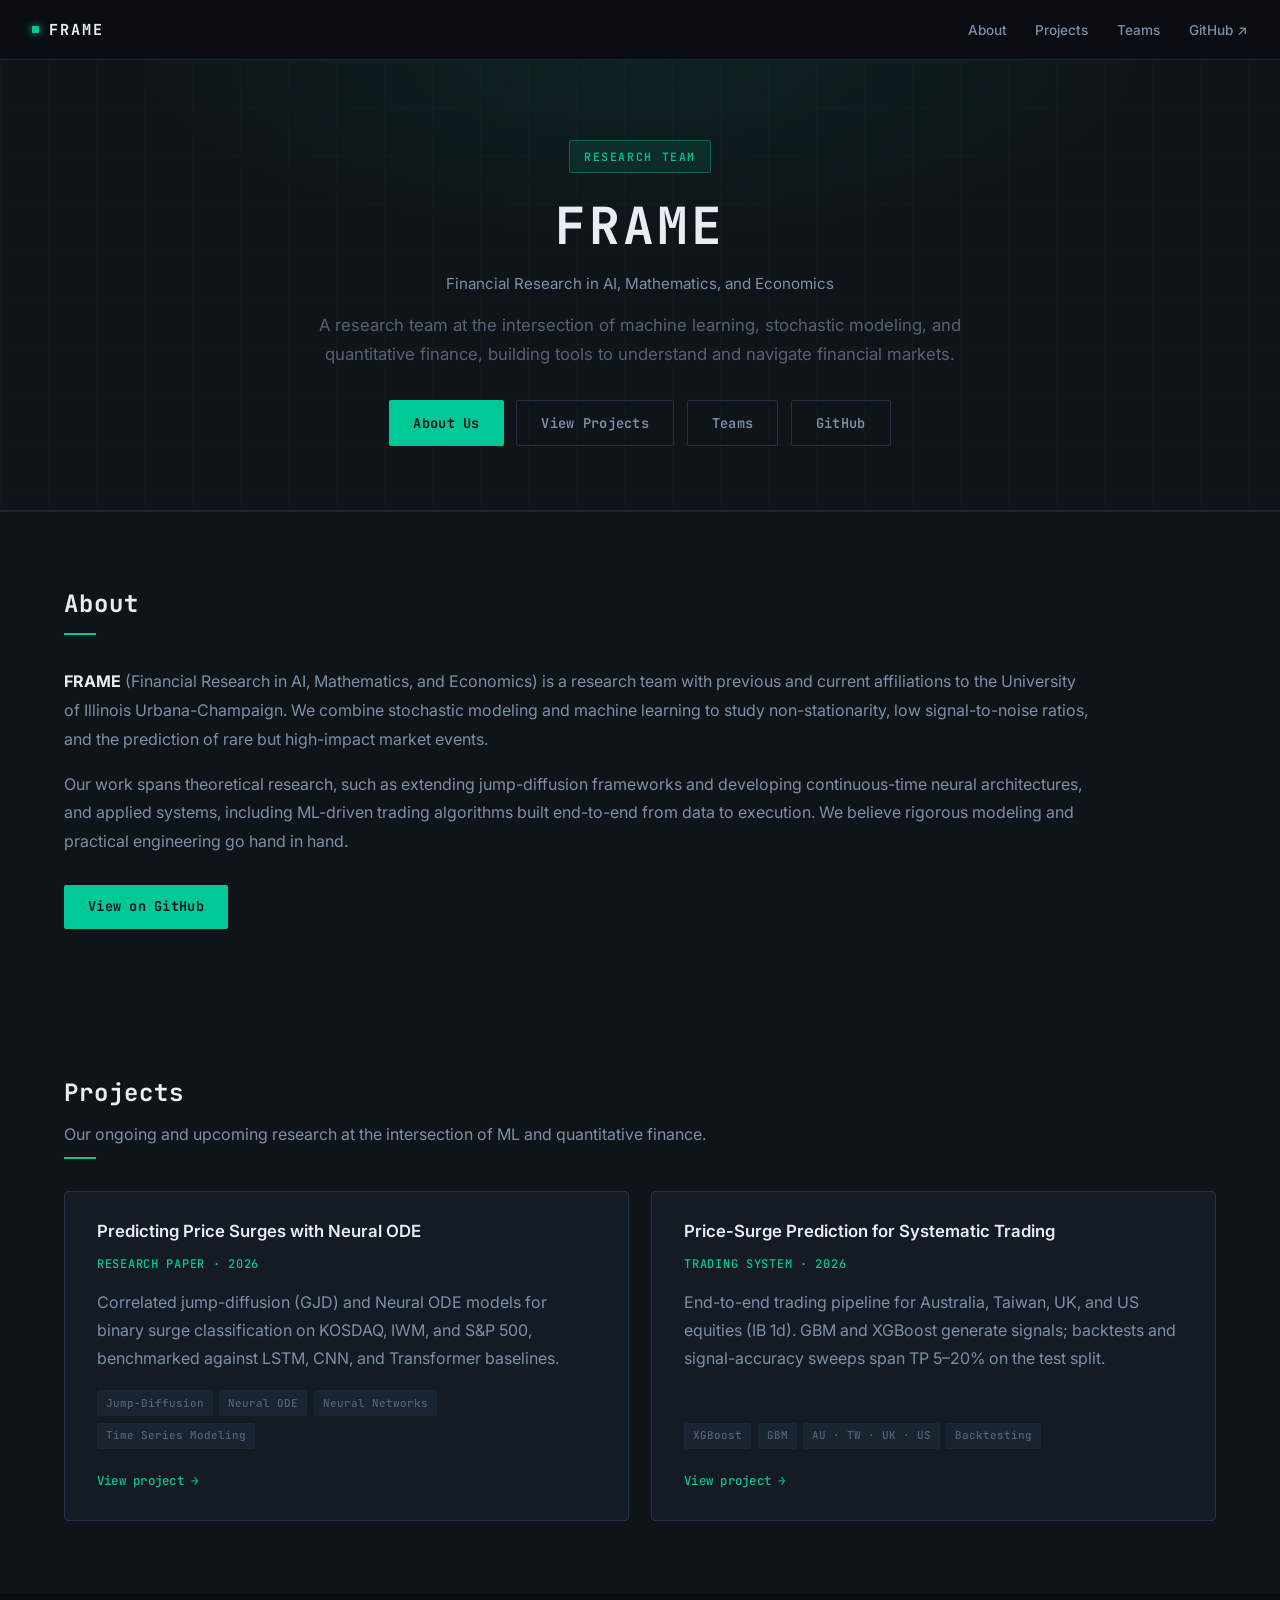
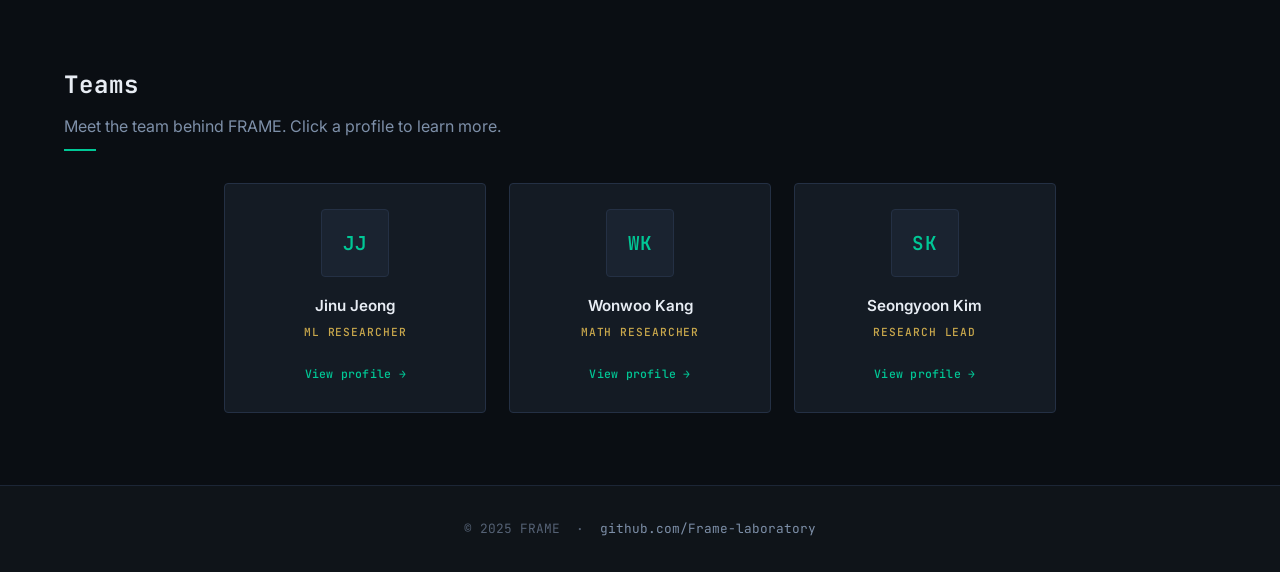
<file: index.html>
<!DOCTYPE html>
<html lang="en">
<head>
  <meta charset="UTF-8" />
  <meta name="viewport" content="width=device-width, initial-scale=1.0" />
  <title>FRAME</title>
  <link rel="preconnect" href="https://fonts.googleapis.com" />
  <link rel="preconnect" href="https://fonts.gstatic.com" crossorigin />
  <link href="https://fonts.googleapis.com/css2?family=Inter:wght@300;400;500;600;700&family=JetBrains+Mono:wght@400;500;600;700&display=swap" rel="stylesheet" />
  <link rel="stylesheet" href="css/style.css" />
</head>
<body>

<nav>
  <a class="nav-brand" href="index.html">
    <span></span>
    FRAME
  </a>
  <ul>
    <li><a href="#about">About</a></li>
    <li><a href="#projects">Projects</a></li>
    <li><a href="#teams">Teams</a></li>
    <li><a href="https://github.com/Frame-laboratory" target="_blank">GitHub ↗</a></li>
  </ul>
</nav>

<section class="hero">
  <div class="hero-label">Research Team</div>
  <h1>FRAME</h1>
  <p class="hero-acronym">
    Financial Research in AI, Mathematics, and Economics
  </p>
  <p class="hero-sub">
    A research team at the intersection of machine learning, stochastic modeling, and quantitative finance, building tools to understand and navigate financial markets.
  </p>
  <div class="btn-group">
    <a class="btn btn-primary" href="#about">About Us</a>
    <a class="btn btn-outline" href="#projects">View Projects</a>
    <a class="btn btn-outline" href="#teams">Teams</a>
    <a class="btn btn-outline" href="https://github.com/Frame-laboratory" target="_blank">GitHub</a>
  </div>
</section>

<section id="about">
  <div class="container">
    <p class="section-title">About</p>
    <div class="section-divider"></div>
    <div class="about-content">
      <p class="about-text">
        <strong>FRAME</strong> (Financial Research in AI, Mathematics, and Economics) is a research team with previous and current affiliations to the University of Illinois Urbana-Champaign. We combine stochastic modeling and machine learning to study non-stationarity, low signal-to-noise ratios, and the prediction of rare but high-impact market events.
      </p>
      <p class="about-text">
        Our work spans theoretical research, such as extending jump-diffusion frameworks and developing continuous-time neural architectures, and applied systems, including ML-driven trading algorithms built end-to-end from data to execution. We believe rigorous modeling and practical engineering go hand in hand.
      </p>
      <div style="margin-top: 1.8rem;">
        <a class="btn btn-primary" href="https://github.com/Frame-laboratory" target="_blank" style="text-decoration:none; font-size:.85rem;">View on GitHub</a>
      </div>
    </div>
  </div>
</section>

<section id="projects">
  <div class="container">
    <p class="section-title">Projects</p>
    <p class="section-subtitle">Our ongoing and upcoming research at the intersection of ML and quantitative finance.</p>
    <div class="section-divider"></div>

    <div class="projects-grid">

      <a href="projects/predicting-price-surges-with-neural-ode.html" class="project-card">
        <div class="project-header">
          <h3>Predicting Price Surges with Neural ODE</h3>
        </div>
        <p class="project-type">Research Paper · 2026</p>
        <p class="project-desc">
          Correlated jump-diffusion (GJD) and Neural ODE models for binary surge classification on KOSDAQ, IWM, and S&P 500, benchmarked against LSTM, CNN, and Transformer baselines.
        </p>
        <div class="project-tags">
          <span class="project-tag">Jump-Diffusion</span>
          <span class="project-tag">Neural ODE</span>
          <span class="project-tag">Neural Networks</span>
          <span class="project-tag">Time Series Modeling</span>
        </div>
        <span class="project-cta">View project →</span>
      </a>

      <a href="projects/ml-trading.html" class="project-card">
        <div class="project-header">
          <h3>Price-Surge Prediction for Systematic Trading</h3>
        </div>
        <p class="project-type">Trading System · 2026</p>
        <p class="project-desc">
          End-to-end trading pipeline for Australia, Taiwan, UK, and US equities (IB 1d). GBM and XGBoost generate signals; backtests and signal-accuracy sweeps span TP 5–20% on the test split.
        </p>
        <div class="project-tags">
          <span class="project-tag">XGBoost</span>
          <span class="project-tag">GBM</span>
          <span class="project-tag">AU · TW · UK · US</span>
          <span class="project-tag">Backtesting</span>
        </div>
        <span class="project-cta">View project →</span>
      </a>

    </div>
  </div>
</section>

<section id="teams">
  <div class="container">
    <p class="section-title">Teams</p>
    <p class="section-subtitle">Meet the team behind FRAME. Click a profile to learn more.</p>
    <div class="section-divider"></div>
    <div class="team-grid">

      <a href="researchers/jinu-jeong.html" class="member-card">
        <div class="member-avatar">JJ</div>
        <h4>Jinu Jeong</h4>
        <div class="member-role">ML Researcher</div>
        <span class="member-cta">View profile →</span>
      </a>

      <a href="researchers/wonwoo-kang.html" class="member-card">
        <div class="member-avatar">WK</div>
        <h4>Wonwoo Kang</h4>
        <div class="member-role">Math Researcher</div>
        <span class="member-cta">View profile →</span>
      </a>

      <a href="researchers/seongyoon-kim.html" class="member-card">
        <div class="member-avatar">SK</div>
        <h4>Seongyoon Kim</h4>
        <div class="member-role">Research Lead</div>
        <span class="member-cta">View profile →</span>
      </a>

    </div>
  </div>
</section>

<footer>
  <p>© 2025 FRAME &nbsp;·&nbsp;
    <a href="https://github.com/Frame-laboratory" target="_blank">github.com/Frame-laboratory</a>
  </p>
</footer>

</body>
</html>
</file>
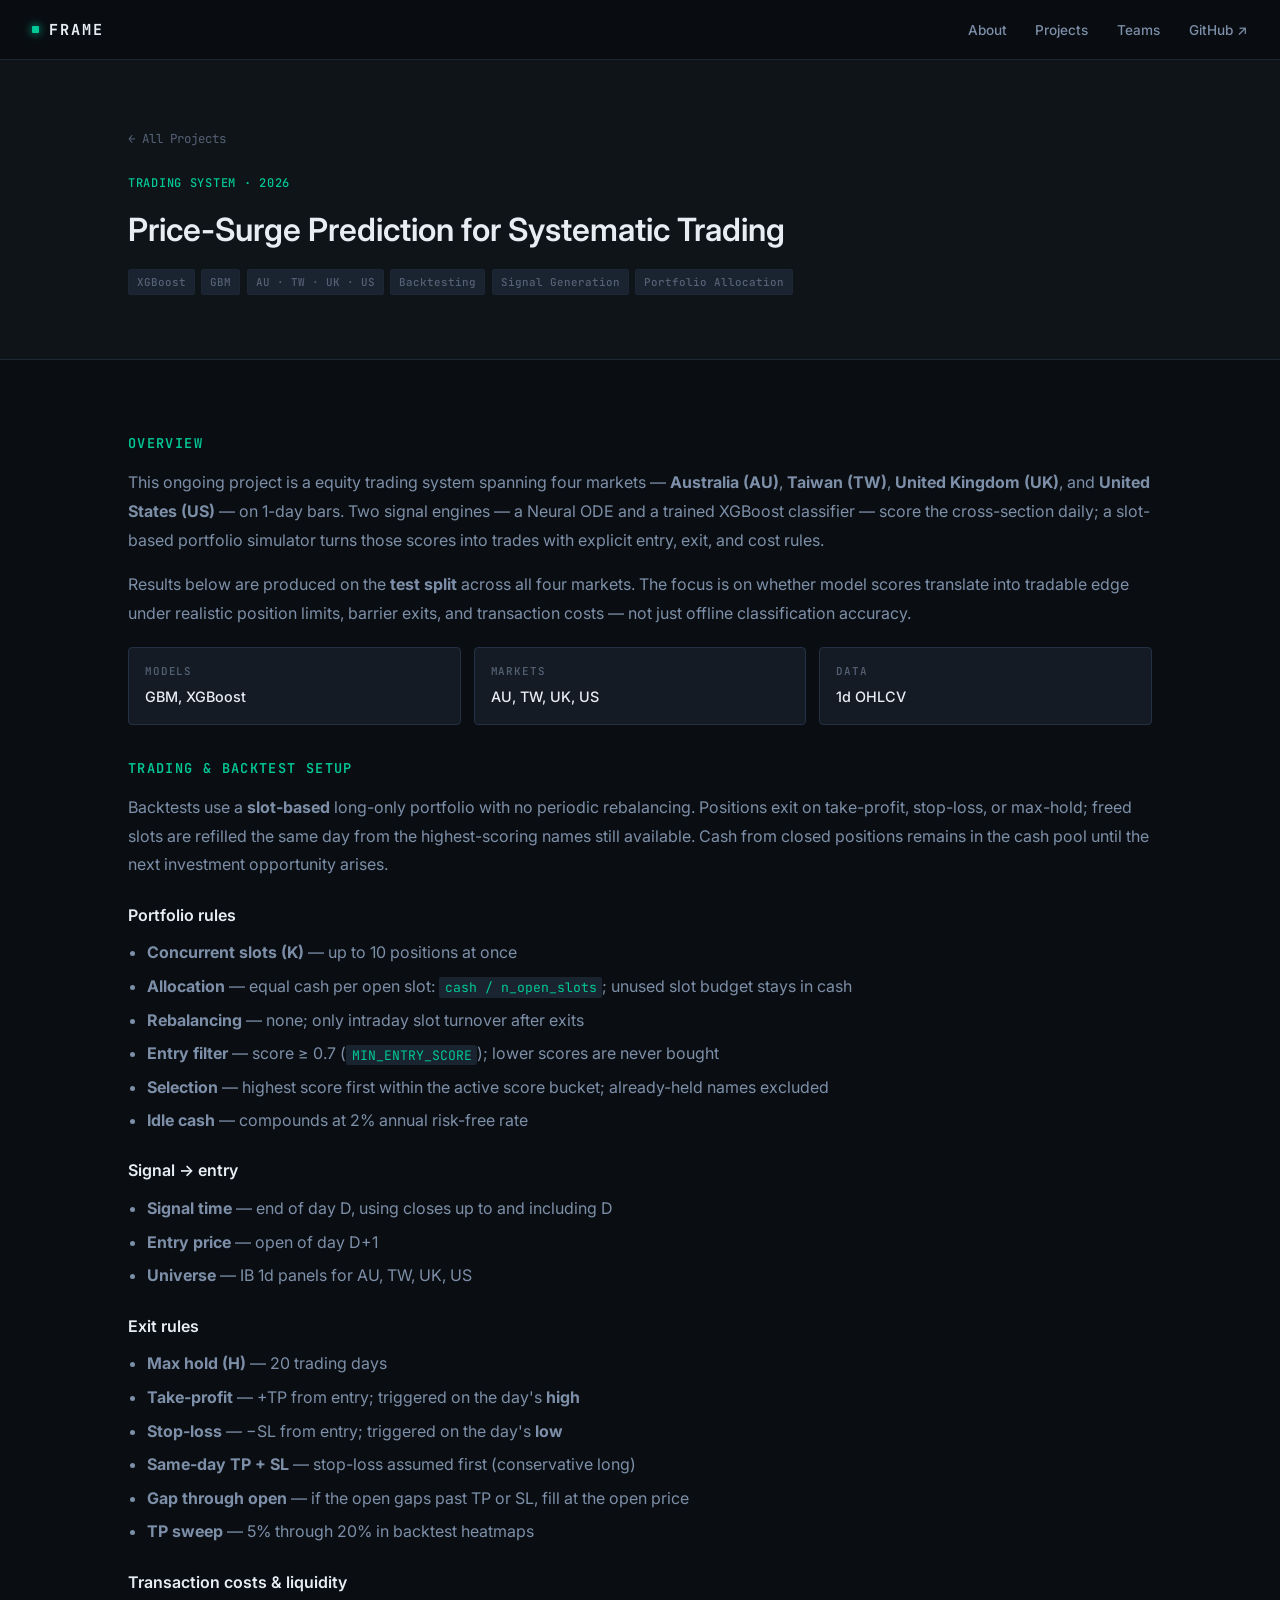
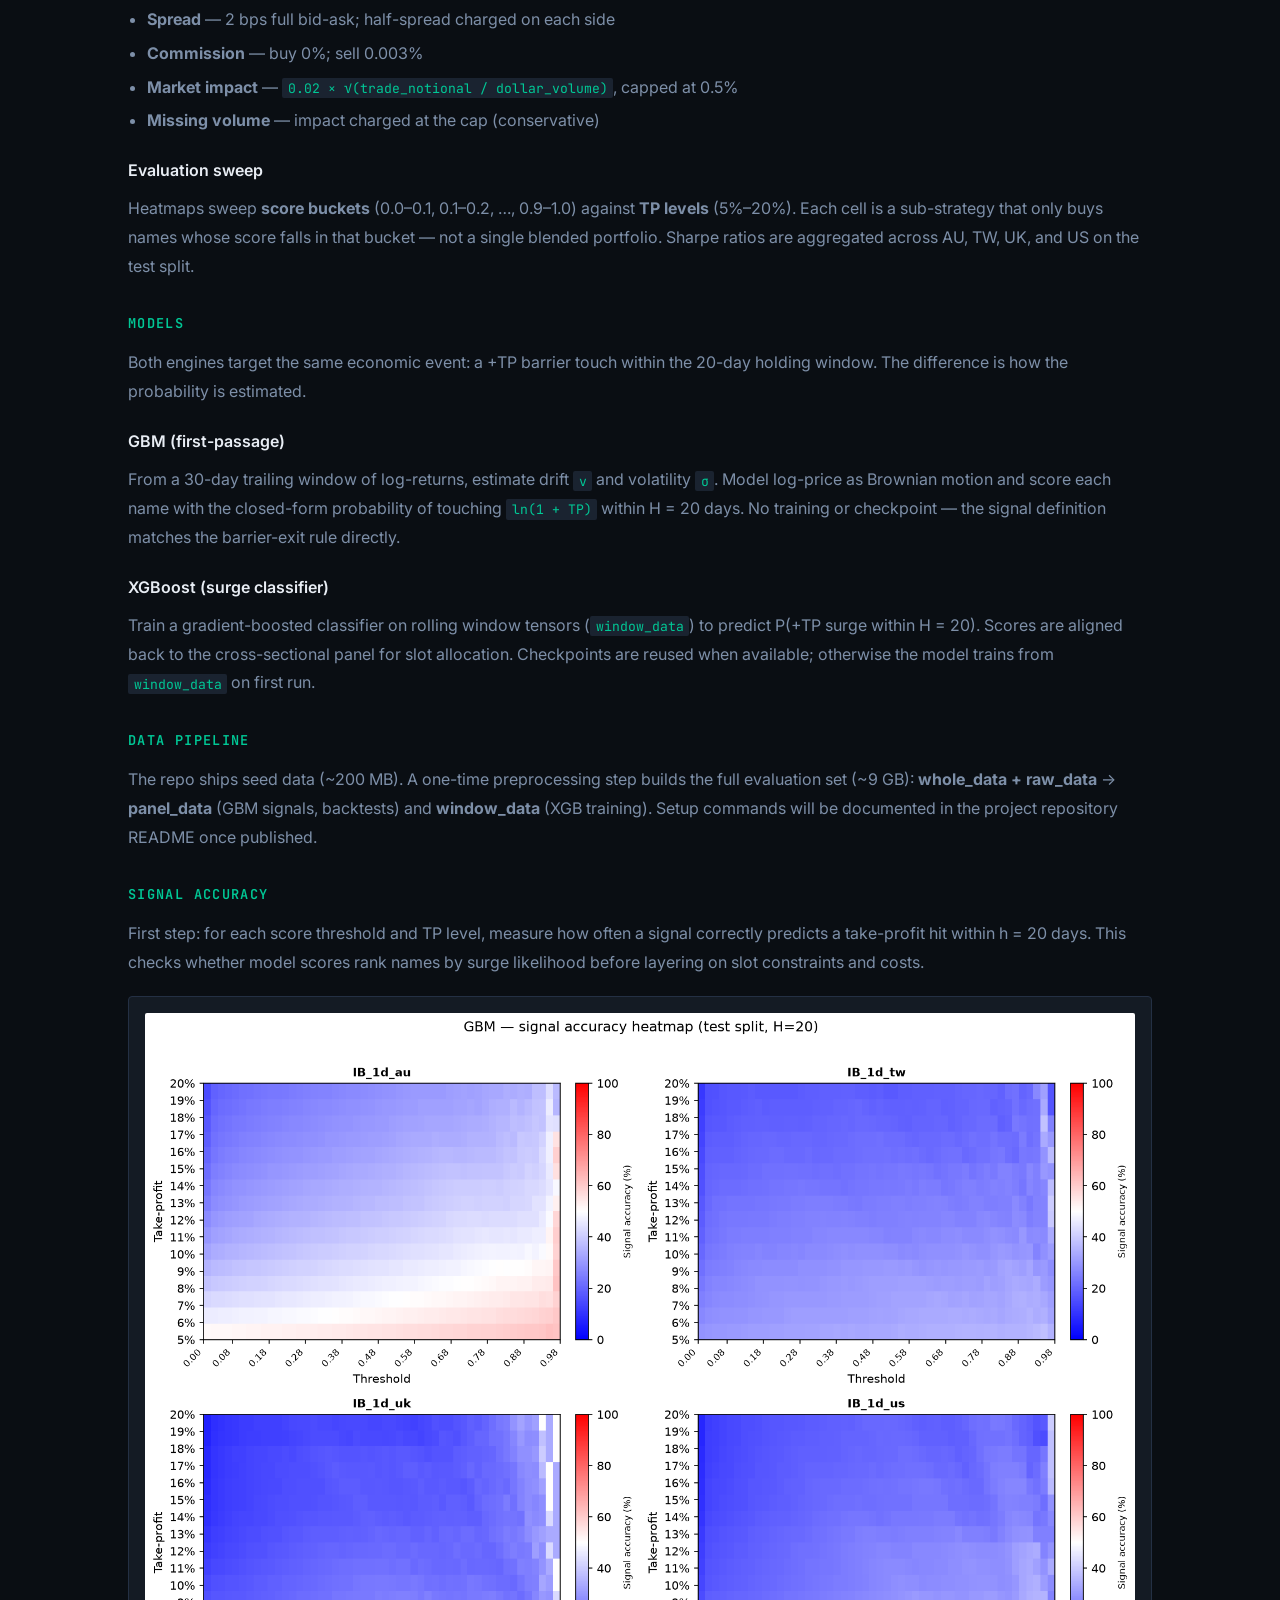
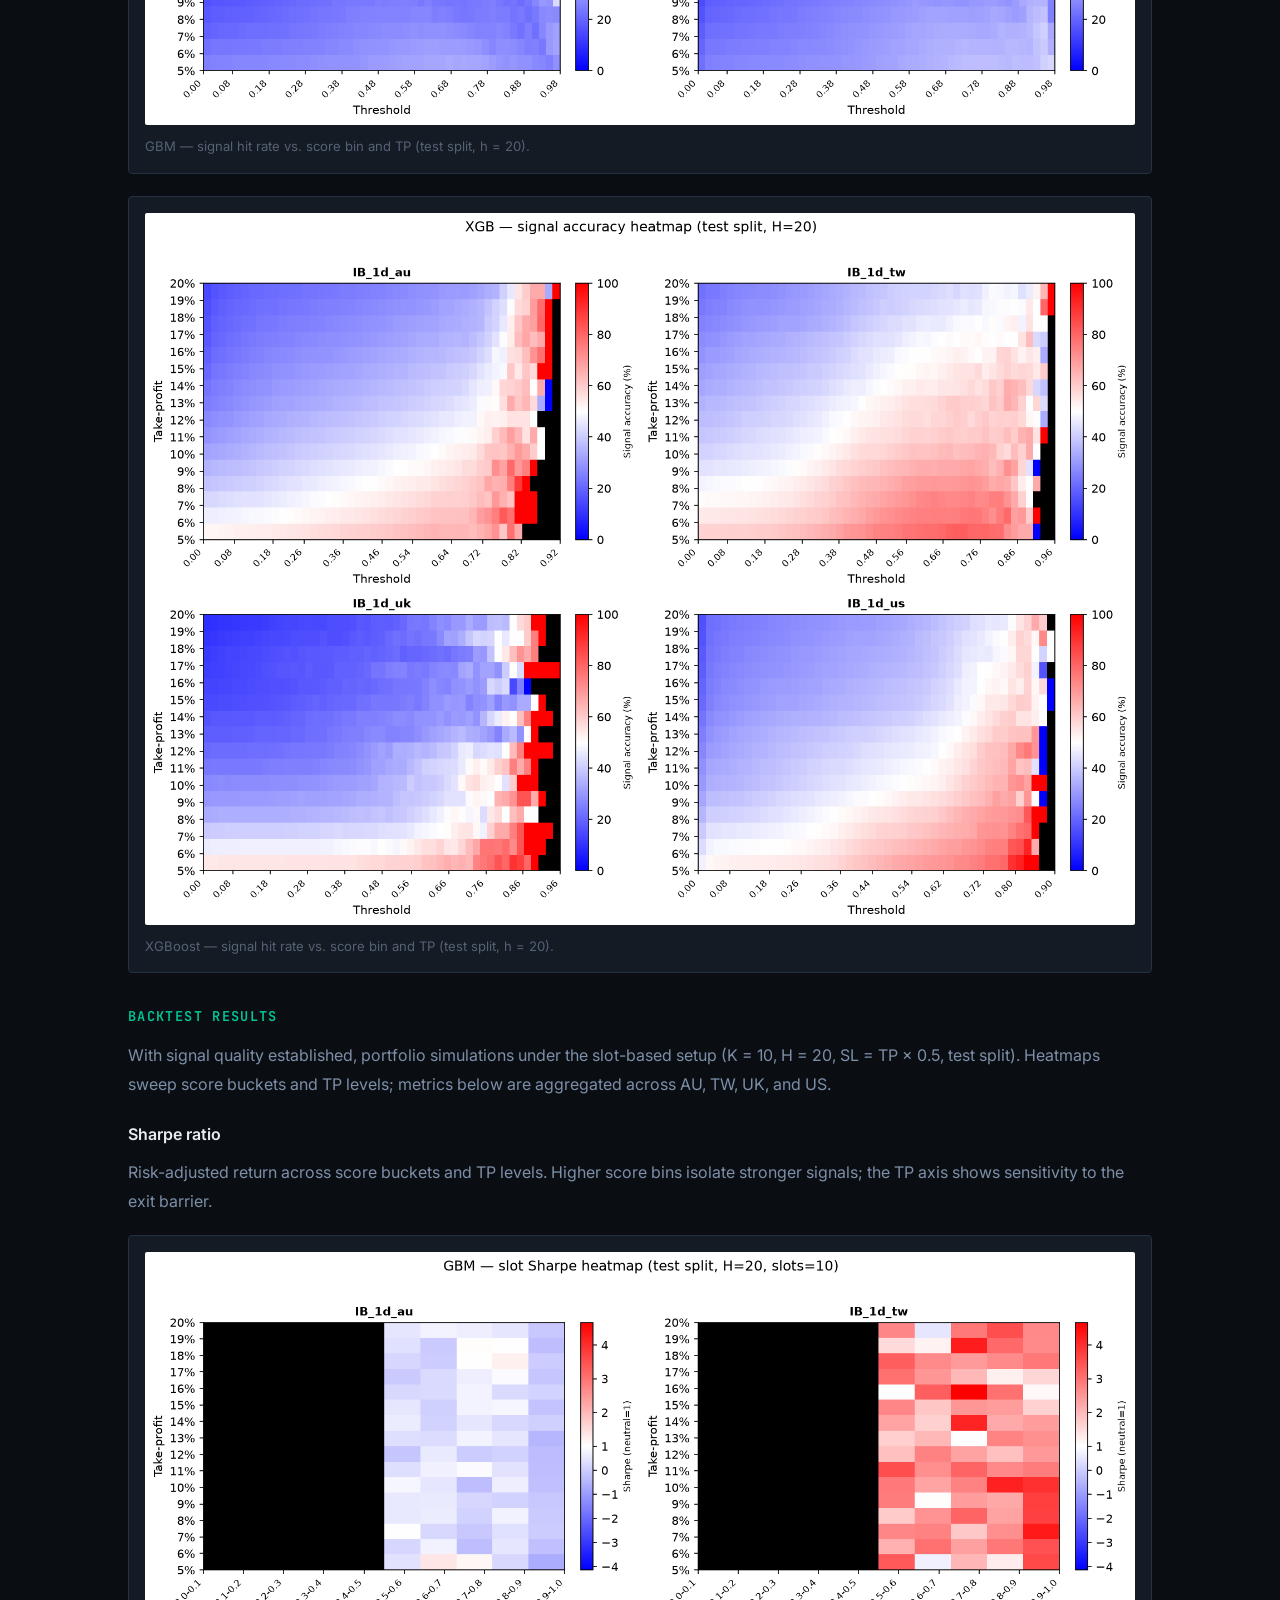
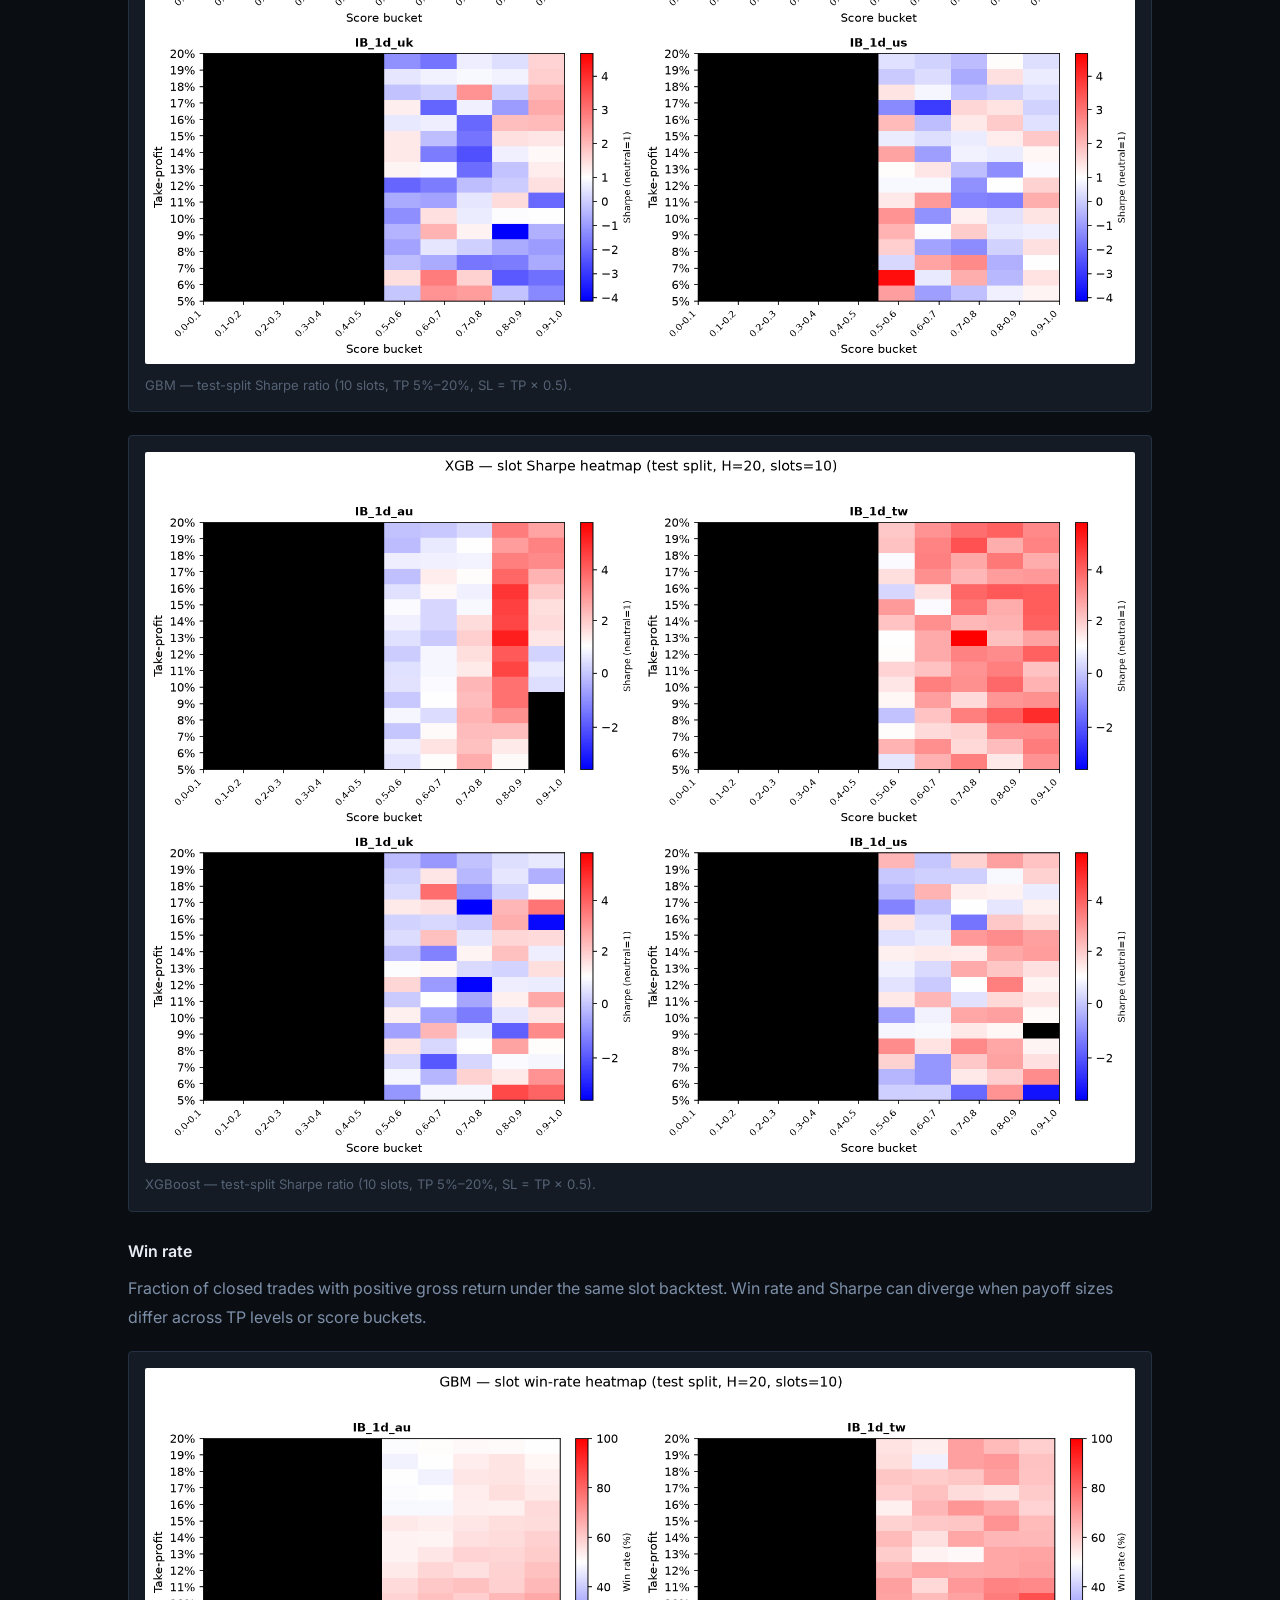
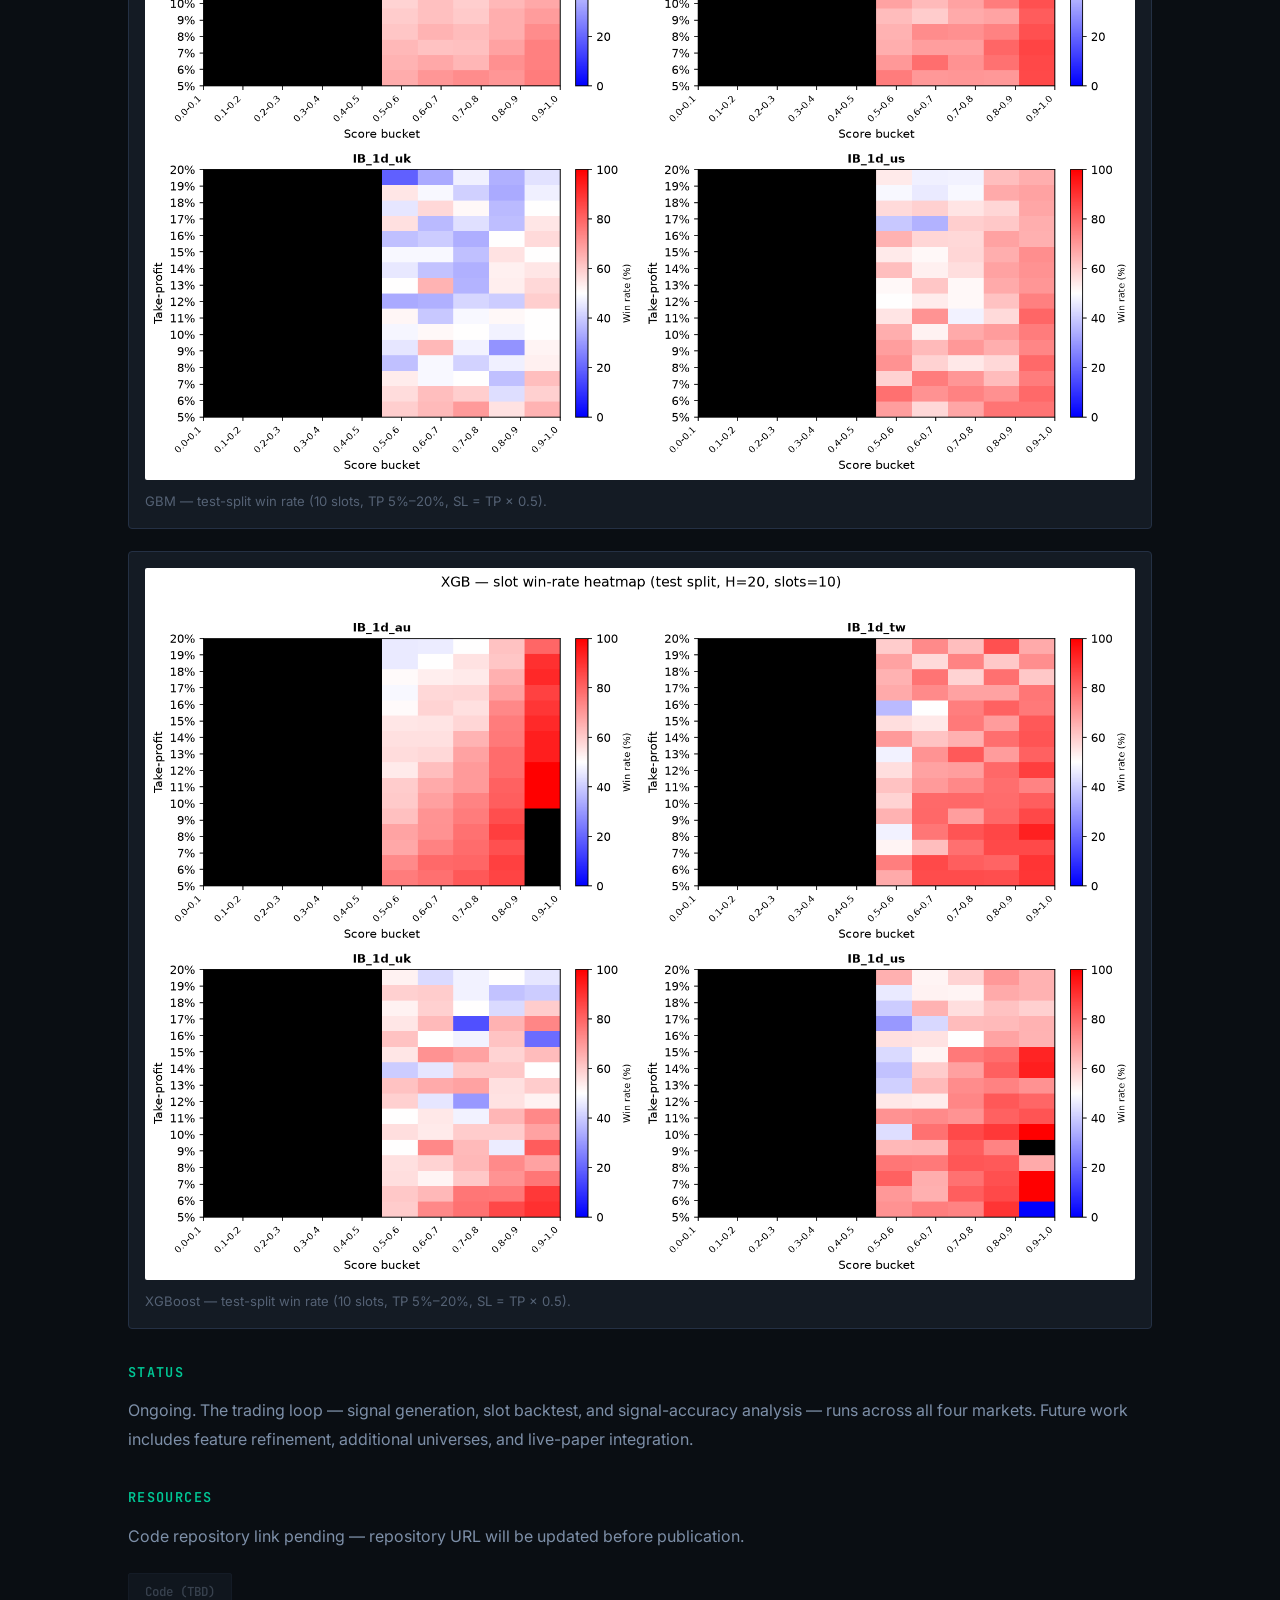
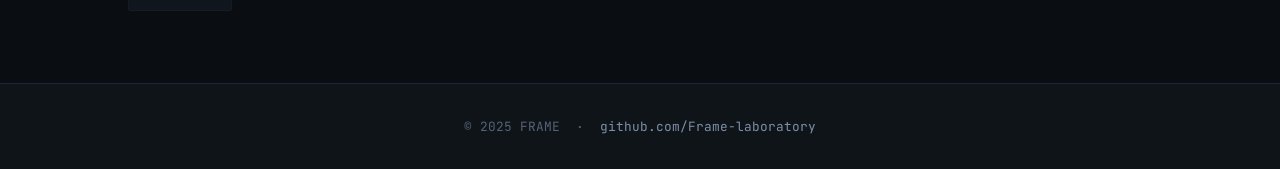
<file: projects/ml-trading.html>
<!DOCTYPE html>
<html lang="en">
<head>
  <meta charset="UTF-8" />
  <meta name="viewport" content="width=device-width, initial-scale=1.0" />
  <title>Price-Surge Prediction for Systematic Trading | FRAME</title>
  <link rel="preconnect" href="https://fonts.googleapis.com" />
  <link rel="preconnect" href="https://fonts.gstatic.com" crossorigin />
  <link href="https://fonts.googleapis.com/css2?family=Inter:wght@300;400;500;600;700&family=JetBrains+Mono:wght@400;500;600;700&display=swap" rel="stylesheet" />
  <link rel="stylesheet" href="../css/style.css" />
</head>
<body>

<nav>
  <a class="nav-brand" href="../index.html">
    <span></span>
    FRAME
  </a>
  <ul>
    <li><a href="../index.html#about">About</a></li>
    <li><a href="../index.html#projects">Projects</a></li>
    <li><a href="../index.html#teams">Teams</a></li>
    <li><a href="https://github.com/Frame-laboratory" target="_blank">GitHub ↗</a></li>
  </ul>
</nav>

<section class="project-hero">
  <div class="container">
    <a class="back-link" href="../index.html#projects">← All Projects</a>
    <p class="project-type">Trading System · 2026</p>
    <h1>Price-Surge Prediction for Systematic Trading</h1>
    <div class="project-tags">
      <span class="project-tag">XGBoost</span>
      <span class="project-tag">GBM</span>
      <span class="project-tag">AU · TW · UK · US</span>
      <span class="project-tag">Backtesting</span>
      <span class="project-tag">Signal Generation</span>
      <span class="project-tag">Portfolio Allocation</span>
    </div>
  </div>
</section>

<section class="project-body">
  <div class="container">

    <h2>Overview</h2>
    <p>
      This ongoing project is a equity trading system spanning four markets — <strong>Australia (AU)</strong>, <strong>Taiwan (TW)</strong>, <strong>United Kingdom (UK)</strong>, and <strong>United States (US)</strong> — on 1-day bars. Two signal engines — a Neural ODE and a trained XGBoost classifier — score the cross-section daily; a slot-based portfolio simulator turns those scores into trades with explicit entry, exit, and cost rules.
    </p>
    <p>
      Results below are produced on the <strong>test split</strong> across all four markets. The focus is on whether model scores translate into tradable edge under realistic position limits, barrier exits, and transaction costs — not just offline classification accuracy.
    </p>

    <dl class="project-meta-grid">
      <div class="project-meta-item">
        <dt>Models</dt>
        <dd>GBM, XGBoost</dd>
      </div>
      <div class="project-meta-item">
        <dt>Markets</dt>
        <dd>AU, TW, UK, US</dd>
      </div>
      <div class="project-meta-item">
        <dt>Data</dt>
        <dd>1d OHLCV</dd>
      </div>
    </dl>

    <h2>Trading &amp; Backtest Setup</h2>
    <p>
      Backtests use a <strong>slot-based</strong> long-only portfolio with no periodic rebalancing. 
      Positions exit on take-profit, stop-loss, or max-hold; freed slots are refilled the same day 
      from the highest-scoring names still available. Cash from closed positions remains in the 
      cash pool until the next investment opportunity arises.
    </p>

    <h3>Portfolio rules</h3>
    <ul>
      <li><strong>Concurrent slots (K)</strong> — up to 10 positions at once</li>
      <li><strong>Allocation</strong> — equal cash per open slot: <code>cash / n_open_slots</code>; unused slot budget stays in cash</li>
      <li><strong>Rebalancing</strong> — none; only intraday slot turnover after exits</li>
      <li><strong>Entry filter</strong> — score ≥ 0.7 (<code>MIN_ENTRY_SCORE</code>); lower scores are never bought</li>
      <li><strong>Selection</strong> — highest score first within the active score bucket; already-held names excluded</li>
      <li><strong>Idle cash</strong> — compounds at 2% annual risk-free rate</li>
    </ul>

    <h3>Signal → entry</h3>
    <ul>
      <li><strong>Signal time</strong> — end of day D, using closes up to and including D</li>
      <li><strong>Entry price</strong> — open of day D+1 </li>
      <li><strong>Universe</strong> — IB 1d panels for AU, TW, UK, US</li>
    </ul>

    <h3>Exit rules</h3>
    <ul>
      <li><strong>Max hold (H)</strong> — 20 trading days</li>
      <li><strong>Take-profit</strong> — +TP from entry; triggered on the day's <strong>high</strong></li>
      <li><strong>Stop-loss</strong> — −SL from entry; triggered on the day's <strong>low</strong></li>
      <li><strong>Same-day TP + SL</strong> — stop-loss assumed first (conservative long)</li>
      <li><strong>Gap through open</strong> — if the open gaps past TP or SL, fill at the open price</li>
      <li><strong>TP sweep</strong> — 5% through 20% in backtest heatmaps</li>
    </ul>

    <h3>Transaction costs &amp; liquidity</h3>
    <ul>
      <li><strong>Spread</strong> — 2 bps full bid-ask; half-spread charged on each side</li>
      <li><strong>Commission</strong> — buy 0%; sell 0.003%</li>
      <li><strong>Market impact</strong> — <code>0.02 × √(trade_notional / dollar_volume)</code>, capped at 0.5%</li>
      <li><strong>Missing volume</strong> — impact charged at the cap (conservative)</li>
    </ul>

    <h3>Evaluation sweep</h3>
    <p>
      Heatmaps sweep <strong>score buckets</strong> (0.0–0.1, 0.1–0.2, …, 0.9–1.0) against <strong>TP levels</strong> (5%–20%). Each cell is a sub-strategy that only buys names whose score falls in that bucket — not a single blended portfolio. Sharpe ratios are aggregated across AU, TW, UK, and US on the test split.
    </p>

    <h2>Models</h2>
    <p>
      Both engines target the same economic event: a +TP barrier touch within the 20-day holding window. The difference is how the probability is estimated.
    </p>

    <h3>GBM (first-passage)</h3>
    <p>
      From a 30-day trailing window of log-returns, estimate drift <code>ν</code> and volatility <code>σ</code>. Model log-price as Brownian motion and score each name with the closed-form probability of touching <code>ln(1 + TP)</code> within H = 20 days. No training or checkpoint — the signal definition matches the barrier-exit rule directly.
    </p>

    <h3>XGBoost (surge classifier)</h3>
    <p>
      Train a gradient-boosted classifier on rolling window tensors (<code>window_data</code>) to predict P(+TP surge within H = 20). Scores are aligned back to the cross-sectional panel for slot allocation. Checkpoints are reused when available; otherwise the model trains from <code>window_data</code> on first run.
    </p>

    <h2>Data Pipeline</h2>
    <p>
      The repo ships seed data (~200 MB). A one-time preprocessing step builds the full evaluation set (~9 GB): <strong>whole_data + raw_data</strong> → <strong>panel_data</strong> (GBM signals, backtests) and <strong>window_data</strong> (XGB training). Setup commands will be documented in the project repository README once published.
    </p>

    <h2>Signal Accuracy</h2>
    <p>
      First step: for each score threshold and TP level, measure how often a signal correctly predicts a take-profit hit within h = 20 days. This checks whether model scores rank names by surge likelihood before layering on slot constraints and costs.
    </p>

    <div class="project-figures">
      <figure class="project-figure">
        <img src="../assets/projects/ml-trading/gbm_signal_accuracy.png" alt="GBM signal accuracy heatmap across score thresholds and take-profit levels" loading="lazy" />
        <figcaption>GBM — signal hit rate vs. score bin and TP (test split, h = 20).</figcaption>
      </figure>
      <figure class="project-figure">
        <img src="../assets/projects/ml-trading/xgb_signal_accuracy.png" alt="XGBoost signal accuracy heatmap across score thresholds and take-profit levels" loading="lazy" />
        <figcaption>XGBoost — signal hit rate vs. score bin and TP (test split, h = 20).</figcaption>
      </figure>
    </div>

    <h2>Backtest Results</h2>
    <p>
      With signal quality established, portfolio simulations under the slot-based setup (K = 10, H = 20, SL = TP × 0.5, test split). Heatmaps sweep score buckets and TP levels; metrics below are aggregated across AU, TW, UK, and US.
    </p>

    <h3>Sharpe ratio</h3>
    <p>
      Risk-adjusted return across score buckets and TP levels. Higher score bins isolate stronger signals; the TP axis shows sensitivity to the exit barrier.
    </p>

    <div class="project-figures">
      <figure class="project-figure">
        <img src="../assets/projects/ml-trading/gbm_sharpe.png" alt="GBM backtest Sharpe ratio heatmap across score bins and take-profit levels for AU, TW, UK, and US test split" loading="lazy" />
        <figcaption>GBM — test-split Sharpe ratio (10 slots, TP 5%–20%, SL = TP × 0.5).</figcaption>
      </figure>
      <figure class="project-figure">
        <img src="../assets/projects/ml-trading/xgb_sharpe.png" alt="XGBoost backtest Sharpe ratio heatmap across score bins and take-profit levels for AU, TW, UK, and US test split" loading="lazy" />
        <figcaption>XGBoost — test-split Sharpe ratio (10 slots, TP 5%–20%, SL = TP × 0.5).</figcaption>
      </figure>
    </div>

    <h3>Win rate</h3>
    <p>
      Fraction of closed trades with positive gross return under the same slot backtest. Win rate and Sharpe can diverge when payoff sizes differ across TP levels or score buckets.
    </p>

    <div class="project-figures">
      <figure class="project-figure">
        <img src="../assets/projects/ml-trading/gbm_winrate.png" alt="GBM backtest win rate heatmap across score bins and take-profit levels for AU, TW, UK, and US test split" loading="lazy" />
        <figcaption>GBM — test-split win rate (10 slots, TP 5%–20%, SL = TP × 0.5).</figcaption>
      </figure>
      <figure class="project-figure">
        <img src="../assets/projects/ml-trading/xgb_winrate.png" alt="XGBoost backtest win rate heatmap across score bins and take-profit levels for AU, TW, UK, and US test split" loading="lazy" />
        <figcaption>XGBoost — test-split win rate (10 slots, TP 5%–20%, SL = TP × 0.5).</figcaption>
      </figure>
    </div>

    <h2>Status</h2>
    <p>
      Ongoing. The trading loop — signal generation, slot backtest, and signal-accuracy analysis — runs across all four markets. Future work includes feature refinement, additional universes, and live-paper integration.
    </p>

    <h2>Resources</h2>
    <p>Code repository link pending — repository URL will be updated before publication.</p>
    <div class="project-links">
      <span class="project-link disabled">Code (TBD)</span>
    </div>

  </div>
</section>

<footer>
  <p>© 2025 FRAME &nbsp;·&nbsp;
    <a href="https://github.com/Frame-laboratory" target="_blank">github.com/Frame-laboratory</a>
  </p>
</footer>

</body>
</html>
</file>
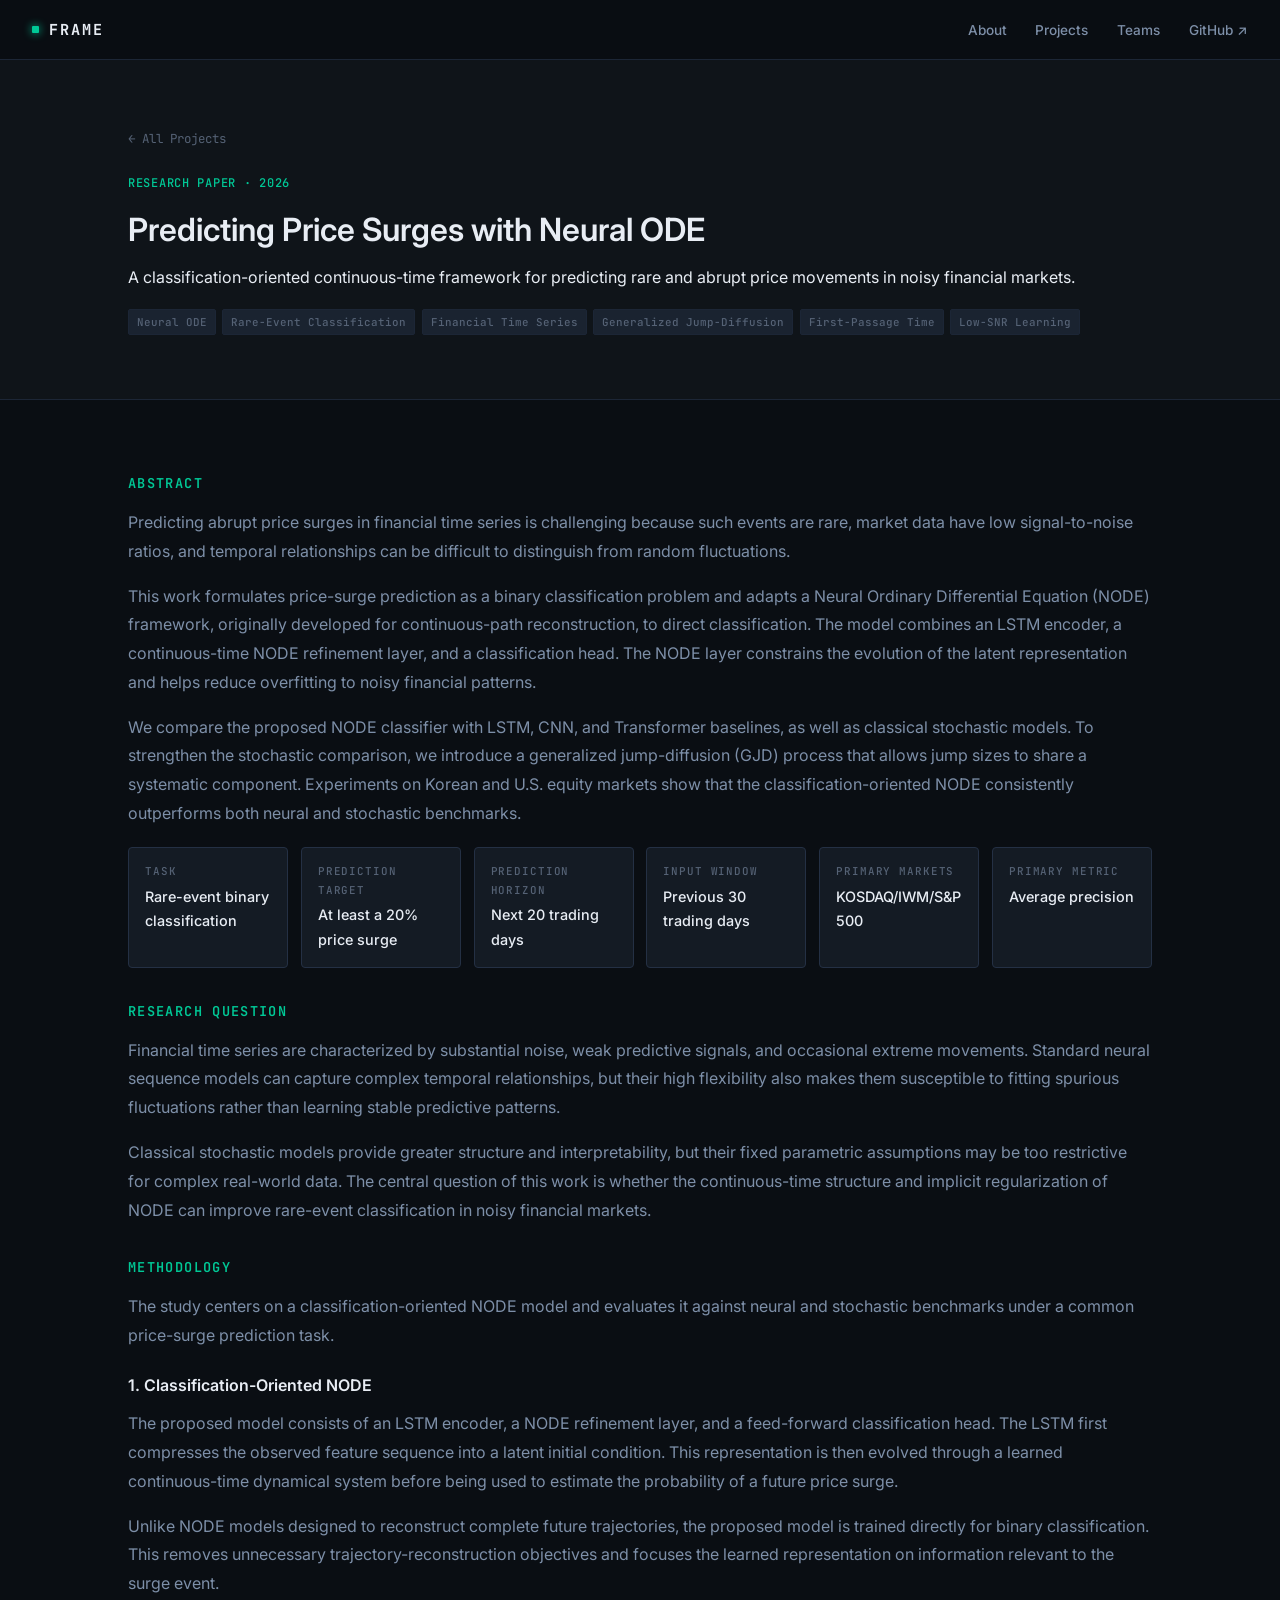
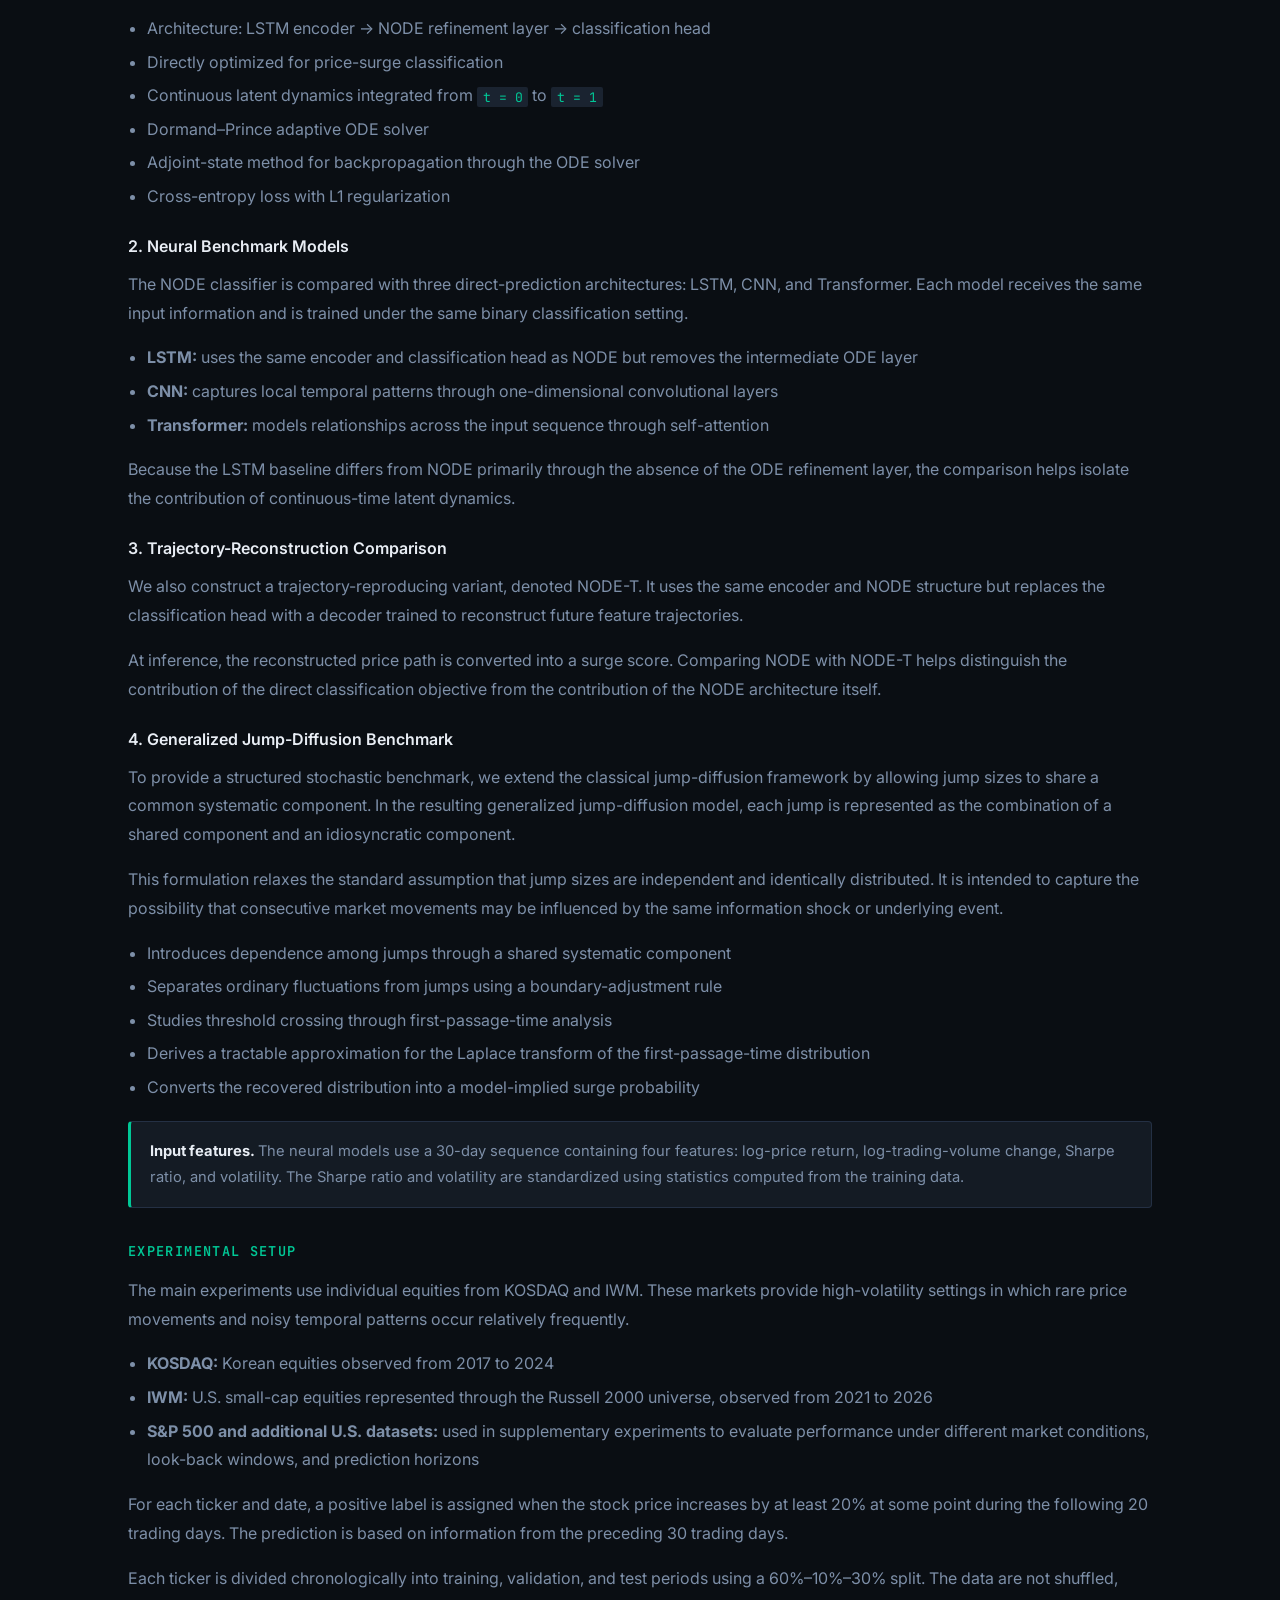
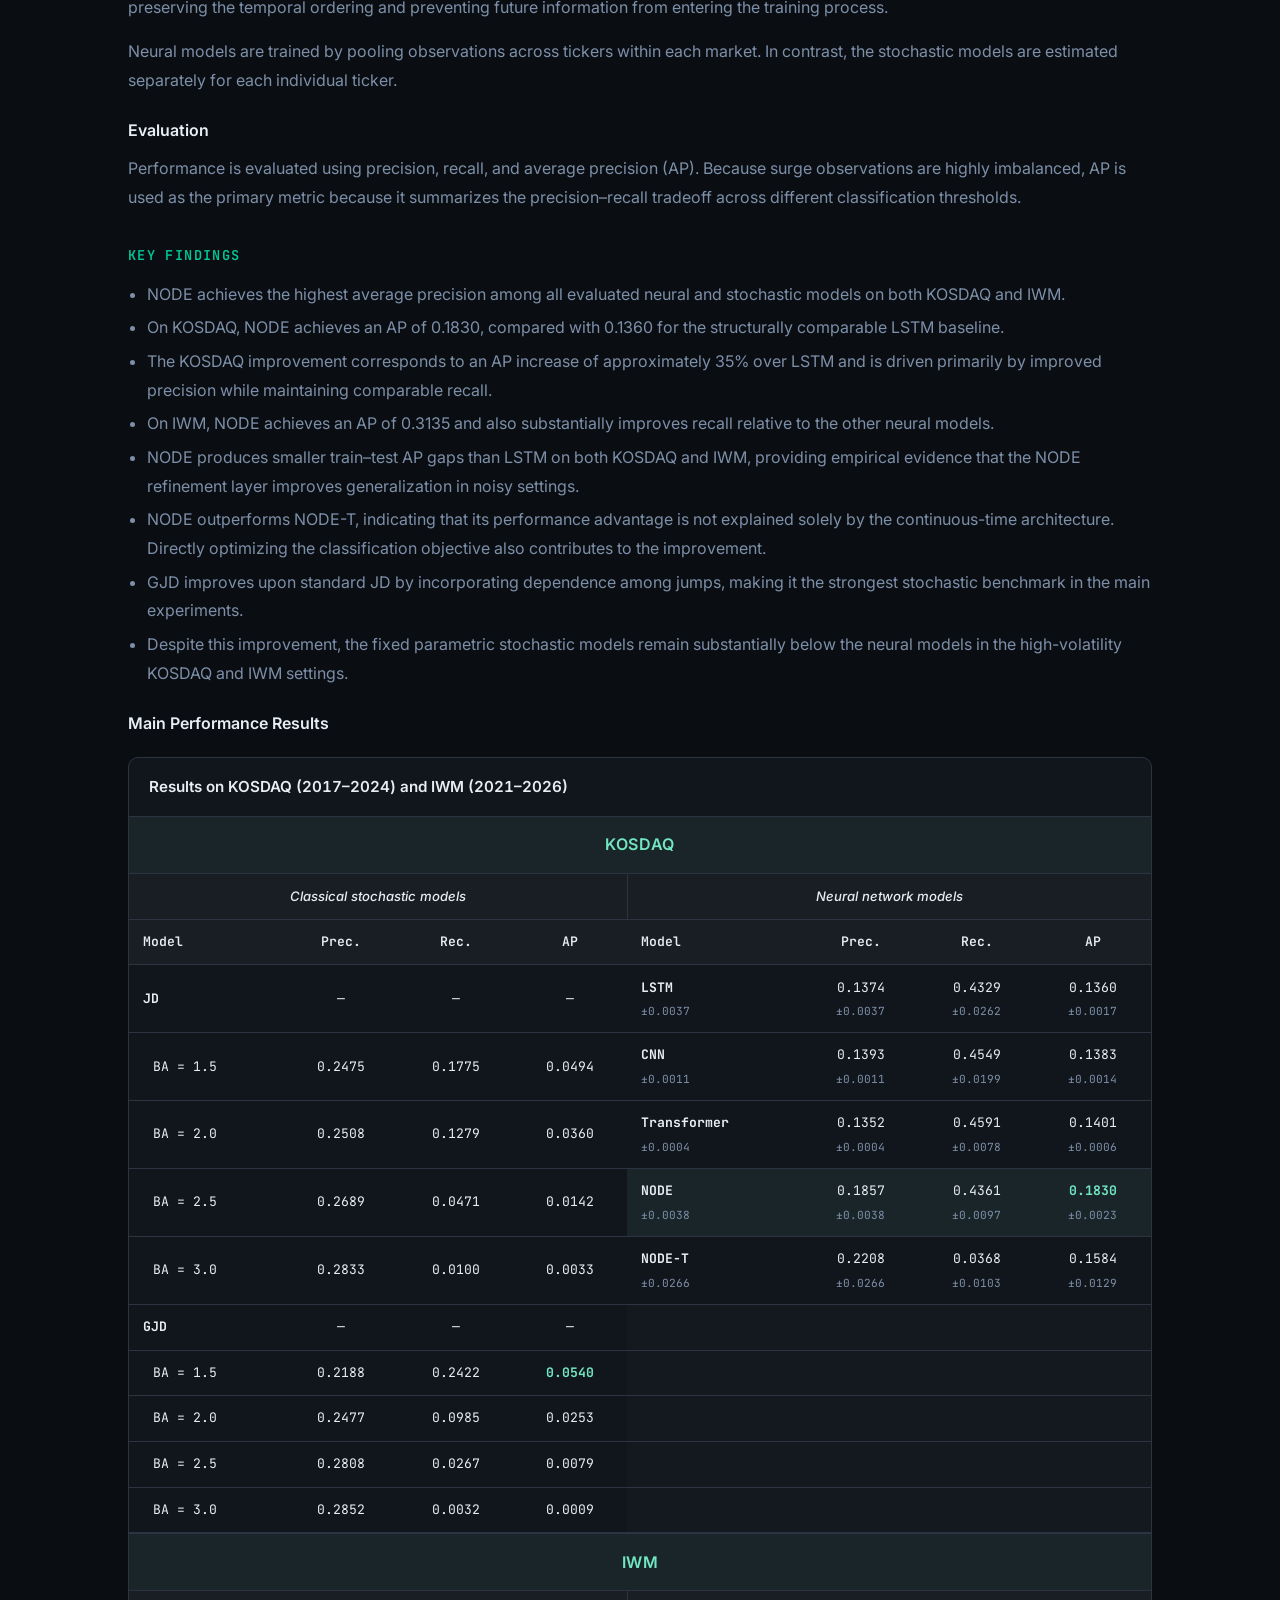
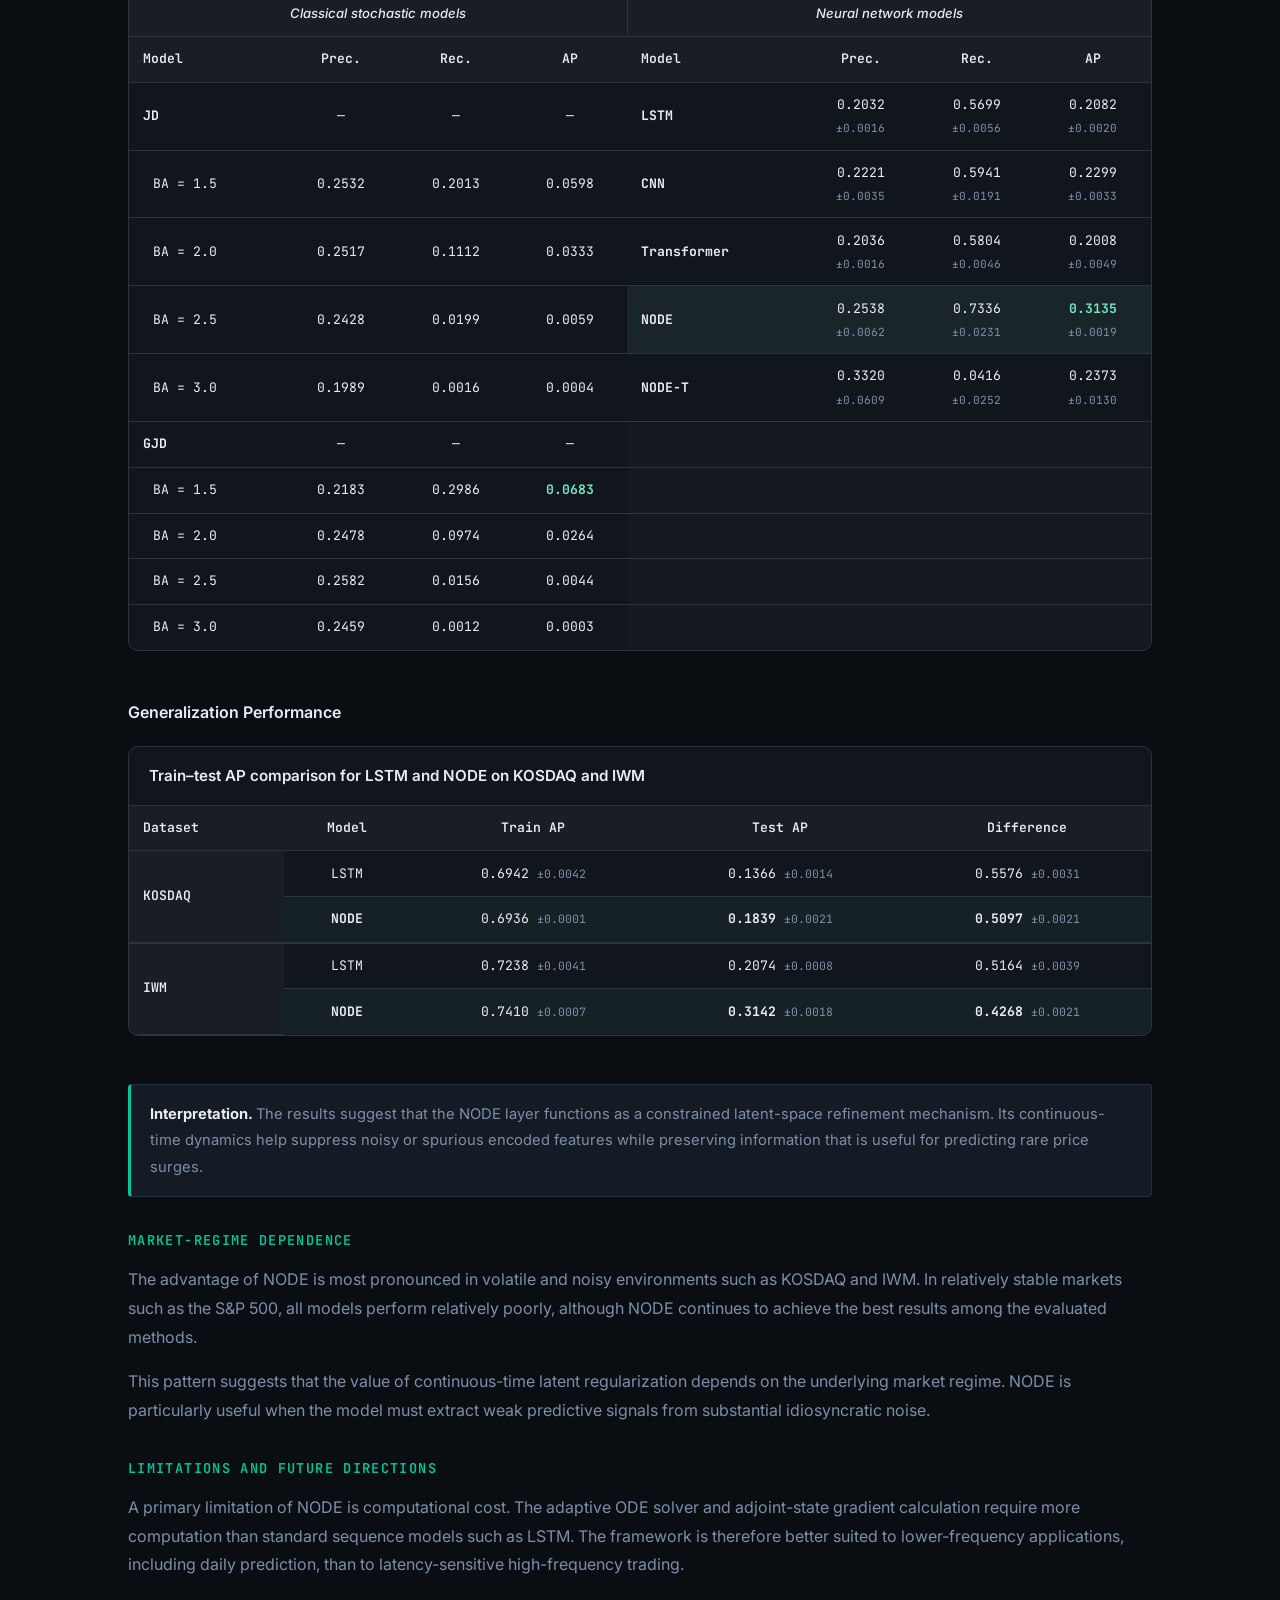
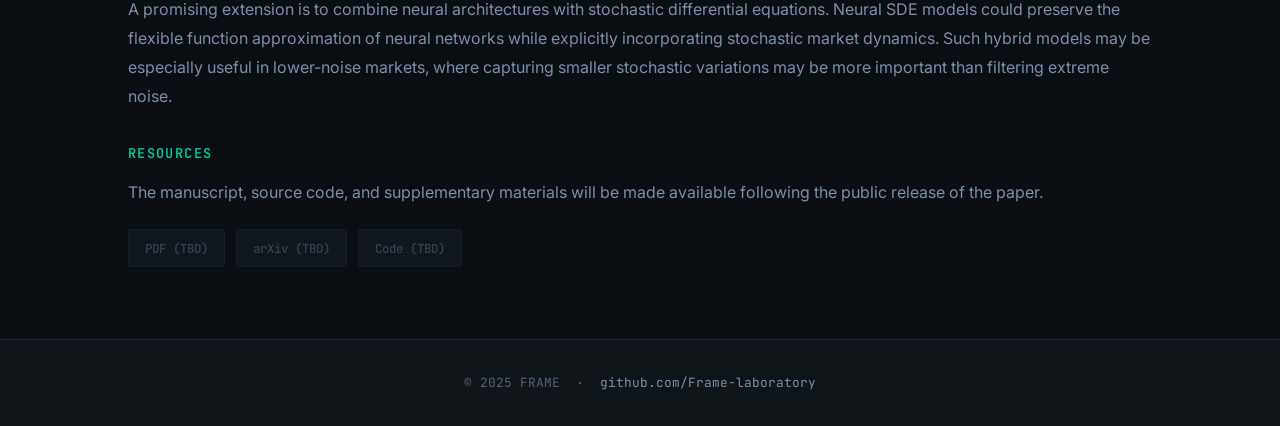
<file: projects/predicting-price-surges-with-neural-ode.html>
<!DOCTYPE html>
<html lang="en">
<head>
  <meta charset="UTF-8" />

  <meta
    name="viewport"
    content="width=device-width, initial-scale=1.0"
  />

  <meta
    name="description"
    content="Predicting Price Surges with Neural ODE: a classification-oriented framework for rare-event prediction in noisy financial time series."
  />

  <title>Predicting Price Surges with Neural ODE | FRAME</title>

  <link rel="preconnect" href="https://fonts.googleapis.com" />
  <link
    rel="preconnect"
    href="https://fonts.gstatic.com"
    crossorigin
  />

  <link
    href="https://fonts.googleapis.com/css2?family=Inter:wght@300;400;500;600;700&family=JetBrains+Mono:wght@400;500;600;700&display=swap"
    rel="stylesheet"
  />

  <link rel="stylesheet" href="../css/style.css" />
</head>

<body>

  <!-- Navigation -->
  <nav>
    <a class="nav-brand" href="../index.html">
      <span></span>
      FRAME
    </a>

    <ul>
      <li>
        <a href="../index.html#about">About</a>
      </li>

      <li>
        <a href="../index.html#projects">Projects</a>
      </li>

      <li>
        <a href="../index.html#teams">Teams</a>
      </li>

      <li>
        <a
          href="https://github.com/Frame-laboratory"
          target="_blank"
          rel="noopener noreferrer"
        >
          GitHub ↗
        </a>
      </li>
    </ul>
  </nav>


  <!-- Project hero -->
  <section class="project-hero">
    <div class="container">

      <a class="back-link" href="../index.html#projects">
        ← All Projects
      </a>

      <p class="project-type">
        Research Paper · 2026
      </p>

      <h1>
        Predicting Price Surges with Neural ODE
      </h1>

      <p class="project-subtitle">
        A classification-oriented continuous-time framework for predicting
        rare and abrupt price movements in noisy financial markets.
      </p>

      <div class="project-tags">
        <span class="project-tag">Neural ODE</span>
        <span class="project-tag">Rare-Event Classification</span>
        <span class="project-tag">Financial Time Series</span>
        <span class="project-tag">Generalized Jump-Diffusion</span>
        <span class="project-tag">First-Passage Time</span>
        <span class="project-tag">Low-SNR Learning</span>
      </div>

    </div>
  </section>


  <!-- Project content -->
  <main class="project-body">
    <div class="container">

      <!-- Abstract -->
      <h2>Abstract</h2>

      <p>
        Predicting abrupt price surges in financial time series is challenging
        because such events are rare, market data have low signal-to-noise
        ratios, and temporal relationships can be difficult to distinguish from
        random fluctuations.
      </p>

      <p>
        This work formulates price-surge prediction as a binary classification
        problem and adapts a Neural Ordinary Differential Equation (NODE)
        framework, originally developed for continuous-path reconstruction, to
        direct classification. The model combines an LSTM encoder, a
        continuous-time NODE refinement layer, and a classification head. The
        NODE layer constrains the evolution of the latent representation and
        helps reduce overfitting to noisy financial patterns.
      </p>

      <p>
        We compare the proposed NODE classifier with LSTM, CNN, and Transformer
        baselines, as well as classical stochastic models. To strengthen the
        stochastic comparison, we introduce a generalized jump-diffusion (GJD)
        process that allows jump sizes to share a systematic component.
        Experiments on Korean and U.S. equity markets show that the
        classification-oriented NODE consistently outperforms both neural and
        stochastic benchmarks.
      </p>


      <!-- Project metadata -->
      <dl class="project-meta-grid">

        <div class="project-meta-item">
          <dt>Task</dt>
          <dd>Rare-event binary classification</dd>
        </div>

        <div class="project-meta-item">
          <dt>Prediction target</dt>
          <dd>At least a 20% price surge</dd>
        </div>

        <div class="project-meta-item">
          <dt>Prediction horizon</dt>
          <dd>Next 20 trading days</dd>
        </div>

        <div class="project-meta-item">
          <dt>Input window</dt>
          <dd>Previous 30 trading days</dd>
        </div>

        <div class="project-meta-item">
          <dt>Primary markets</dt>
          <dd>KOSDAQ/IWM/S&P 500</dd>
        </div>

        <div class="project-meta-item">
          <dt>Primary metric</dt>
          <dd>Average precision</dd>
        </div>

      </dl>


      <!-- Research question -->
      <h2>Research Question</h2>

      <p>
        Financial time series are characterized by substantial noise, weak
        predictive signals, and occasional extreme movements. Standard neural
        sequence models can capture complex temporal relationships, but their
        high flexibility also makes them susceptible to fitting spurious
        fluctuations rather than learning stable predictive patterns.
      </p>

      <p>
        Classical stochastic models provide greater structure and
        interpretability, but their fixed parametric assumptions may be too
        restrictive for complex real-world data. The central question of this
        work is whether the continuous-time structure and implicit
        regularization of NODE can improve rare-event classification in noisy
        financial markets.
      </p>


      <!-- Methodology -->
      <h2>Methodology</h2>

      <p>
        The study centers on a classification-oriented NODE model and evaluates
        it against neural and stochastic benchmarks under a common price-surge
        prediction task.
      </p>


      <!-- NODE -->
      <h3>1. Classification-Oriented NODE</h3>

      <p>
        The proposed model consists of an LSTM encoder, a NODE refinement
        layer, and a feed-forward classification head. The LSTM first compresses
        the observed feature sequence into a latent initial condition. This
        representation is then evolved through a learned continuous-time
        dynamical system before being used to estimate the probability of a
        future price surge.
      </p>

      <p>
        Unlike NODE models designed to reconstruct complete future trajectories,
        the proposed model is trained directly for binary classification. This
        removes unnecessary trajectory-reconstruction objectives and focuses
        the learned representation on information relevant to the surge event.
      </p>

      <ul>
        <li>
          Architecture: LSTM encoder → NODE refinement layer → classification
          head
        </li>

        <li>
          Directly optimized for price-surge classification
        </li>

        <li>
          Continuous latent dynamics integrated from
          <code>t = 0</code> to <code>t = 1</code>
        </li>

        <li>
          Dormand–Prince adaptive ODE solver
        </li>

        <li>
          Adjoint-state method for backpropagation through the ODE solver
        </li>

        <li>
          Cross-entropy loss with L1 regularization
        </li>
      </ul>


      <!-- Benchmarks -->
      <h3>2. Neural Benchmark Models</h3>

      <p>
        The NODE classifier is compared with three direct-prediction
        architectures: LSTM, CNN, and Transformer. Each model receives the same
        input information and is trained under the same binary classification
        setting.
      </p>

      <ul>
        <li>
          <strong>LSTM:</strong>
          uses the same encoder and classification head as NODE but removes the
          intermediate ODE layer
        </li>

        <li>
          <strong>CNN:</strong>
          captures local temporal patterns through one-dimensional convolutional
          layers
        </li>

        <li>
          <strong>Transformer:</strong>
          models relationships across the input sequence through self-attention
        </li>
      </ul>

      <p>
        Because the LSTM baseline differs from NODE primarily through the
        absence of the ODE refinement layer, the comparison helps isolate the
        contribution of continuous-time latent dynamics.
      </p>


      <!-- NODE-T -->
      <h3>3. Trajectory-Reconstruction Comparison</h3>

      <p>
        We also construct a trajectory-reproducing variant, denoted NODE-T. It
        uses the same encoder and NODE structure but replaces the classification
        head with a decoder trained to reconstruct future feature trajectories.
      </p>

      <p>
        At inference, the reconstructed price path is converted into a surge
        score. Comparing NODE with NODE-T helps distinguish the contribution of
        the direct classification objective from the contribution of the NODE
        architecture itself.
      </p>


      <!-- GJD -->
      <h3>4. Generalized Jump-Diffusion Benchmark</h3>

      <p>
        To provide a structured stochastic benchmark, we extend the classical
        jump-diffusion framework by allowing jump sizes to share a common
        systematic component. In the resulting generalized jump-diffusion
        model, each jump is represented as the combination of a shared
        component and an idiosyncratic component.
      </p>

      <p>
        This formulation relaxes the standard assumption that jump sizes are
        independent and identically distributed. It is intended to capture the
        possibility that consecutive market movements may be influenced by the
        same information shock or underlying event.
      </p>

      <ul>
        <li>
          Introduces dependence among jumps through a shared systematic
          component
        </li>

        <li>
          Separates ordinary fluctuations from jumps using a boundary-adjustment
          rule
        </li>

        <li>
          Studies threshold crossing through first-passage-time analysis
        </li>

        <li>
          Derives a tractable approximation for the Laplace transform of the
          first-passage-time distribution
        </li>

        <li>
          Converts the recovered distribution into a model-implied surge
          probability
        </li>
      </ul>


      <!-- Feature callout -->
      <div class="project-callout">
        <p>
          <strong style="color: var(--text-primary);">
            Input features.
          </strong>

          The neural models use a 30-day sequence containing four features:
          log-price return, log-trading-volume change, Sharpe ratio, and
          volatility. The Sharpe ratio and volatility are standardized using
          statistics computed from the training data.
        </p>
      </div>


      <!-- Experimental setup -->
      <h2>Experimental Setup</h2>

      <p>
        The main experiments use individual equities from KOSDAQ and IWM. These
        markets provide high-volatility settings in which rare price movements
        and noisy temporal patterns occur relatively frequently.
      </p>

      <ul>
        <li>
          <strong>KOSDAQ:</strong>
          Korean equities observed from 2017 to 2024
        </li>

        <li>
          <strong>IWM:</strong>
          U.S. small-cap equities represented through the Russell 2000 universe,
          observed from 2021 to 2026
        </li>

        <li>
          <strong>S&amp;P 500 and additional U.S. datasets:</strong>
          used in supplementary experiments to evaluate performance under
          different market conditions, look-back windows, and prediction
          horizons
        </li>
      </ul>

      <p>
        For each ticker and date, a positive label is assigned when the stock
        price increases by at least 20% at some point during the following 20
        trading days. The prediction is based on information from the preceding
        30 trading days.
      </p>

      <p>
        Each ticker is divided chronologically into training, validation, and
        test periods using a 60%–10%–30% split. The data are not shuffled,
        preserving the temporal ordering and preventing future information from
        entering the training process.
      </p>

      <p>
        Neural models are trained by pooling observations across tickers within
        each market. In contrast, the stochastic models are estimated separately
        for each individual ticker.
      </p>


      <!-- Evaluation -->
      <h3>Evaluation</h3>

      <p>
        Performance is evaluated using precision, recall, and average precision
        (AP). Because surge observations are highly imbalanced, AP is used as
        the primary metric because it summarizes the precision–recall tradeoff
        across different classification thresholds.
      </p>


      <!-- Findings -->
      <h2>Key Findings</h2>

      <ul>
        <li>
          NODE achieves the highest average precision among all evaluated neural
          and stochastic models on both KOSDAQ and IWM.
        </li>

        <li>
          On KOSDAQ, NODE achieves an AP of 0.1830, compared with 0.1360 for the
          structurally comparable LSTM baseline.
        </li>

        <li>
          The KOSDAQ improvement corresponds to an AP increase of approximately
          35% over LSTM and is driven primarily by improved precision while
          maintaining comparable recall.
        </li>

        <li>
          On IWM, NODE achieves an AP of 0.3135 and also substantially improves
          recall relative to the other neural models.
        </li>

        <li>
          NODE produces smaller train–test AP gaps than LSTM on both KOSDAQ and
          IWM, providing empirical evidence that the NODE refinement layer
          improves generalization in noisy settings.
        </li>

        <li>
          NODE outperforms NODE-T, indicating that its performance advantage is
          not explained solely by the continuous-time architecture. Directly
          optimizing the classification objective also contributes to the
          improvement.
        </li>

        <li>
          GJD improves upon standard JD by incorporating dependence among jumps,
          making it the strongest stochastic benchmark in the main experiments.
        </li>

        <li>
          Despite this improvement, the fixed parametric stochastic models
          remain substantially below the neural models in the high-volatility
          KOSDAQ and IWM settings.
        </li>
      </ul>

      <!-- Main performance results -->
      <h3 class="results-heading">Main Performance Results</h3>

      <div class="table-scroll">
        <table class="research-table research-table-wide">
          <caption>
            Results on KOSDAQ (2017–2024) and IWM (2021–2026)
          </caption>

          <thead>
            <tr class="dataset-heading">
              <th colspan="8">KOSDAQ</th>
            </tr>

            <tr class="model-family-heading">
              <th colspan="4">Classical stochastic models</th>
              <th colspan="4">Neural network models</th>
            </tr>

            <tr>
              <th>Model</th>
              <th>Prec.</th>
              <th>Rec.</th>
              <th>AP</th>
              <th>Model</th>
              <th>Prec.</th>
              <th>Rec.</th>
              <th>AP</th>
            </tr>
          </thead>

          <tbody>
            <tr>
              <td class="model-group">JD</td>
              <td>—</td>
              <td>—</td>
              <td>—</td>
              <td>
                <strong>LSTM</strong>
                <span class="standard-error">±0.0037</span>
              </td>
              <td>
                0.1374
                <span class="standard-error">±0.0037</span>
              </td>
              <td>
                0.4329
                <span class="standard-error">±0.0262</span>
              </td>
              <td>
                0.1360
                <span class="standard-error">±0.0017</span>
              </td>
            </tr>

            <tr>
              <td class="model-variant">BA = 1.5</td>
              <td>0.2475</td>
              <td>0.1775</td>
              <td>0.0494</td>
              <td>
                <strong>CNN</strong>
                <span class="standard-error">±0.0011</span>
              </td>
              <td>
                0.1393
                <span class="standard-error">±0.0011</span>
              </td>
              <td>
                0.4549
                <span class="standard-error">±0.0199</span>
              </td>
              <td>
                0.1383
                <span class="standard-error">±0.0014</span>
              </td>
            </tr>

            <tr>
              <td class="model-variant">BA = 2.0</td>
              <td>0.2508</td>
              <td>0.1279</td>
              <td>0.0360</td>
              <td>
                <strong>Transformer</strong>
                <span class="standard-error">±0.0004</span>
              </td>
              <td>
                0.1352
                <span class="standard-error">±0.0004</span>
              </td>
              <td>
                0.4591
                <span class="standard-error">±0.0078</span>
              </td>
              <td>
                0.1401
                <span class="standard-error">±0.0006</span>
              </td>
            </tr>

            <tr>
              <td class="model-variant">BA = 2.5</td>
              <td>0.2689</td>
              <td>0.0471</td>
              <td>0.0142</td>
              <td class="best-model">
                <strong>NODE</strong>
                <span class="standard-error">±0.0038</span>
              </td>
              <td class="best-model">
                0.1857
                <span class="standard-error">±0.0038</span>
              </td>
              <td class="best-model">
                0.4361
                <span class="standard-error">±0.0097</span>
              </td>
              <td class="best-result">
                0.1830
                <span class="standard-error">±0.0023</span>
              </td>
            </tr>

            <tr>
              <td class="model-variant">BA = 3.0</td>
              <td>0.2833</td>
              <td>0.0100</td>
              <td>0.0033</td>
              <td>
                <strong>NODE-T</strong>
                <span class="standard-error">±0.0266</span>
              </td>
              <td>
                0.2208
                <span class="standard-error">±0.0266</span>
              </td>
              <td>
                0.0368
                <span class="standard-error">±0.0103</span>
              </td>
              <td>
                0.1584
                <span class="standard-error">±0.0129</span>
              </td>
            </tr>

            <tr>
              <td class="model-group">GJD</td>
              <td>—</td>
              <td>—</td>
              <td>—</td>
              <td colspan="4" class="empty-cell"></td>
            </tr>

            <tr>
              <td class="model-variant">BA = 1.5</td>
              <td>0.2188</td>
              <td>0.2422</td>
              <td class="best-stochastic">0.0540</td>
              <td colspan="4" class="empty-cell"></td>
            </tr>

            <tr>
              <td class="model-variant">BA = 2.0</td>
              <td>0.2477</td>
              <td>0.0985</td>
              <td>0.0253</td>
              <td colspan="4" class="empty-cell"></td>
            </tr>

            <tr>
              <td class="model-variant">BA = 2.5</td>
              <td>0.2808</td>
              <td>0.0267</td>
              <td>0.0079</td>
              <td colspan="4" class="empty-cell"></td>
            </tr>

            <tr>
              <td class="model-variant">BA = 3.0</td>
              <td>0.2852</td>
              <td>0.0032</td>
              <td>0.0009</td>
              <td colspan="4" class="empty-cell"></td>
            </tr>
          </tbody>

          <thead>
            <tr class="dataset-heading dataset-divider">
              <th colspan="8">IWM</th>
            </tr>

            <tr class="model-family-heading">
              <th colspan="4">Classical stochastic models</th>
              <th colspan="4">Neural network models</th>
            </tr>

            <tr>
              <th>Model</th>
              <th>Prec.</th>
              <th>Rec.</th>
              <th>AP</th>
              <th>Model</th>
              <th>Prec.</th>
              <th>Rec.</th>
              <th>AP</th>
            </tr>
          </thead>

          <tbody>
            <tr>
              <td class="model-group">JD</td>
              <td>—</td>
              <td>—</td>
              <td>—</td>
              <td><strong>LSTM</strong></td>
              <td>
                0.2032
                <span class="standard-error">±0.0016</span>
              </td>
              <td>
                0.5699
                <span class="standard-error">±0.0056</span>
              </td>
              <td>
                0.2082
                <span class="standard-error">±0.0020</span>
              </td>
            </tr>

            <tr>
              <td class="model-variant">BA = 1.5</td>
              <td>0.2532</td>
              <td>0.2013</td>
              <td>0.0598</td>
              <td><strong>CNN</strong></td>
              <td>
                0.2221
                <span class="standard-error">±0.0035</span>
              </td>
              <td>
                0.5941
                <span class="standard-error">±0.0191</span>
              </td>
              <td>
                0.2299
                <span class="standard-error">±0.0033</span>
              </td>
            </tr>

            <tr>
              <td class="model-variant">BA = 2.0</td>
              <td>0.2517</td>
              <td>0.1112</td>
              <td>0.0333</td>
              <td><strong>Transformer</strong></td>
              <td>
                0.2036
                <span class="standard-error">±0.0016</span>
              </td>
              <td>
                0.5804
                <span class="standard-error">±0.0046</span>
              </td>
              <td>
                0.2008
                <span class="standard-error">±0.0049</span>
              </td>
            </tr>

            <tr>
              <td class="model-variant">BA = 2.5</td>
              <td>0.2428</td>
              <td>0.0199</td>
              <td>0.0059</td>
              <td class="best-model"><strong>NODE</strong></td>
              <td class="best-model">
                0.2538
                <span class="standard-error">±0.0062</span>
              </td>
              <td class="best-model">
                0.7336
                <span class="standard-error">±0.0231</span>
              </td>
              <td class="best-result">
                0.3135
                <span class="standard-error">±0.0019</span>
              </td>
            </tr>

            <tr>
              <td class="model-variant">BA = 3.0</td>
              <td>0.1989</td>
              <td>0.0016</td>
              <td>0.0004</td>
              <td><strong>NODE-T</strong></td>
              <td>
                0.3320
                <span class="standard-error">±0.0609</span>
              </td>
              <td>
                0.0416
                <span class="standard-error">±0.0252</span>
              </td>
              <td>
                0.2373
                <span class="standard-error">±0.0130</span>
              </td>
            </tr>

            <tr>
              <td class="model-group">GJD</td>
              <td>—</td>
              <td>—</td>
              <td>—</td>
              <td colspan="4" class="empty-cell"></td>
            </tr>

            <tr>
              <td class="model-variant">BA = 1.5</td>
              <td>0.2183</td>
              <td>0.2986</td>
              <td class="best-stochastic">0.0683</td>
              <td colspan="4" class="empty-cell"></td>
            </tr>

            <tr>
              <td class="model-variant">BA = 2.0</td>
              <td>0.2478</td>
              <td>0.0974</td>
              <td>0.0264</td>
              <td colspan="4" class="empty-cell"></td>
            </tr>

            <tr>
              <td class="model-variant">BA = 2.5</td>
              <td>0.2582</td>
              <td>0.0156</td>
              <td>0.0044</td>
              <td colspan="4" class="empty-cell"></td>
            </tr>

            <tr>
              <td class="model-variant">BA = 3.0</td>
              <td>0.2459</td>
              <td>0.0012</td>
              <td>0.0003</td>
              <td colspan="4" class="empty-cell"></td>
            </tr>
          </tbody>
        </table>
      </div>


      <!-- Train-test comparison -->
      <h3 class="results-heading">Generalization Performance</h3>

      <div class="table-scroll">
        <table class="research-table">
          <caption>
            Train–test AP comparison for LSTM and NODE on KOSDAQ and IWM
          </caption>

          <thead>
            <tr>
              <th>Dataset</th>
              <th>Model</th>
              <th>Train AP</th>
              <th>Test AP</th>
              <th>Difference</th>
            </tr>
          </thead>

          <tbody>
            <tr>
              <th scope="rowgroup" rowspan="2">KOSDAQ</th>
              <td>LSTM</td>
              <td>0.6942 <span class="inline-error">±0.0042</span></td>
              <td>0.1366 <span class="inline-error">±0.0014</span></td>
              <td>0.5576 <span class="inline-error">±0.0031</span></td>
            </tr>

            <tr class="node-row">
              <td><strong>NODE</strong></td>
              <td>0.6936 <span class="inline-error">±0.0001</span></td>
              <td><strong>0.1839</strong> <span class="inline-error">±0.0021</span></td>
              <td><strong>0.5097</strong> <span class="inline-error">±0.0021</span></td>
            </tr>

            <tr class="dataset-divider">
              <th scope="rowgroup" rowspan="2">IWM</th>
              <td>LSTM</td>
              <td>0.7238 <span class="inline-error">±0.0041</span></td>
              <td>0.2074 <span class="inline-error">±0.0008</span></td>
              <td>0.5164 <span class="inline-error">±0.0039</span></td>
            </tr>

            <tr class="node-row">
              <td><strong>NODE</strong></td>
              <td>0.7410 <span class="inline-error">±0.0007</span></td>
              <td><strong>0.3142</strong> <span class="inline-error">±0.0018</span></td>
              <td><strong>0.4268</strong> <span class="inline-error">±0.0021</span></td>
            </tr>
          </tbody>
        </table>
      </div>


      <!-- Interpretation -->
      <div class="project-callout">
        <p>
          <strong style="color: var(--text-primary);">
            Interpretation.
          </strong>

          The results suggest that the NODE layer functions as a constrained
          latent-space refinement mechanism. Its continuous-time dynamics help
          suppress noisy or spurious encoded features while preserving
          information that is useful for predicting rare price surges.
        </p>
      </div>


      <!-- Market regime -->
      <h2>Market-Regime Dependence</h2>

      <p>
        The advantage of NODE is most pronounced in volatile and noisy
        environments such as KOSDAQ and IWM. In relatively stable markets such
        as the S&P 500, all models perform relatively 
        poorly, although NODE continues to achieve the best results among the 
        evaluated methods.
      </p>

      <p>
        This pattern suggests that the value of continuous-time latent
        regularization depends on the underlying market regime. NODE is
        particularly useful when the model must extract weak predictive signals
        from substantial idiosyncratic noise.
      </p>


      <!-- Limitations -->
      <h2>Limitations and Future Directions</h2>

      <p>
        A primary limitation of NODE is computational cost. The adaptive ODE
        solver and adjoint-state gradient calculation require more computation
        than standard sequence models such as LSTM. The framework is therefore
        better suited to lower-frequency applications, including daily
        prediction, than to latency-sensitive high-frequency trading.
      </p>

      <p>
        A promising extension is to combine neural architectures with stochastic
        differential equations. Neural SDE models could preserve the flexible
        function approximation of neural networks while explicitly
        incorporating stochastic market dynamics. Such hybrid models may be
        especially useful in lower-noise markets, where capturing smaller
        stochastic variations may be more important than filtering extreme
        noise.
      </p>


      <!-- Resources -->
      <h2>Resources</h2>

      <p>
        The manuscript, source code, and supplementary materials will be made
        available following the public release of the paper.
      </p>

      <div class="project-links">

        <span class="project-link disabled">
          PDF (TBD)
        </span>

        <span class="project-link disabled">
          arXiv (TBD)
        </span>

        <span class="project-link disabled">
          Code (TBD)
        </span>

      </div>

    </div>
  </main>

<footer>
  <p>© 2025 FRAME &nbsp;·&nbsp;
    <a href="https://github.com/Frame-laboratory" target="_blank">github.com/Frame-laboratory</a>
  </p>
</footer>

</body>
</html>
</file>
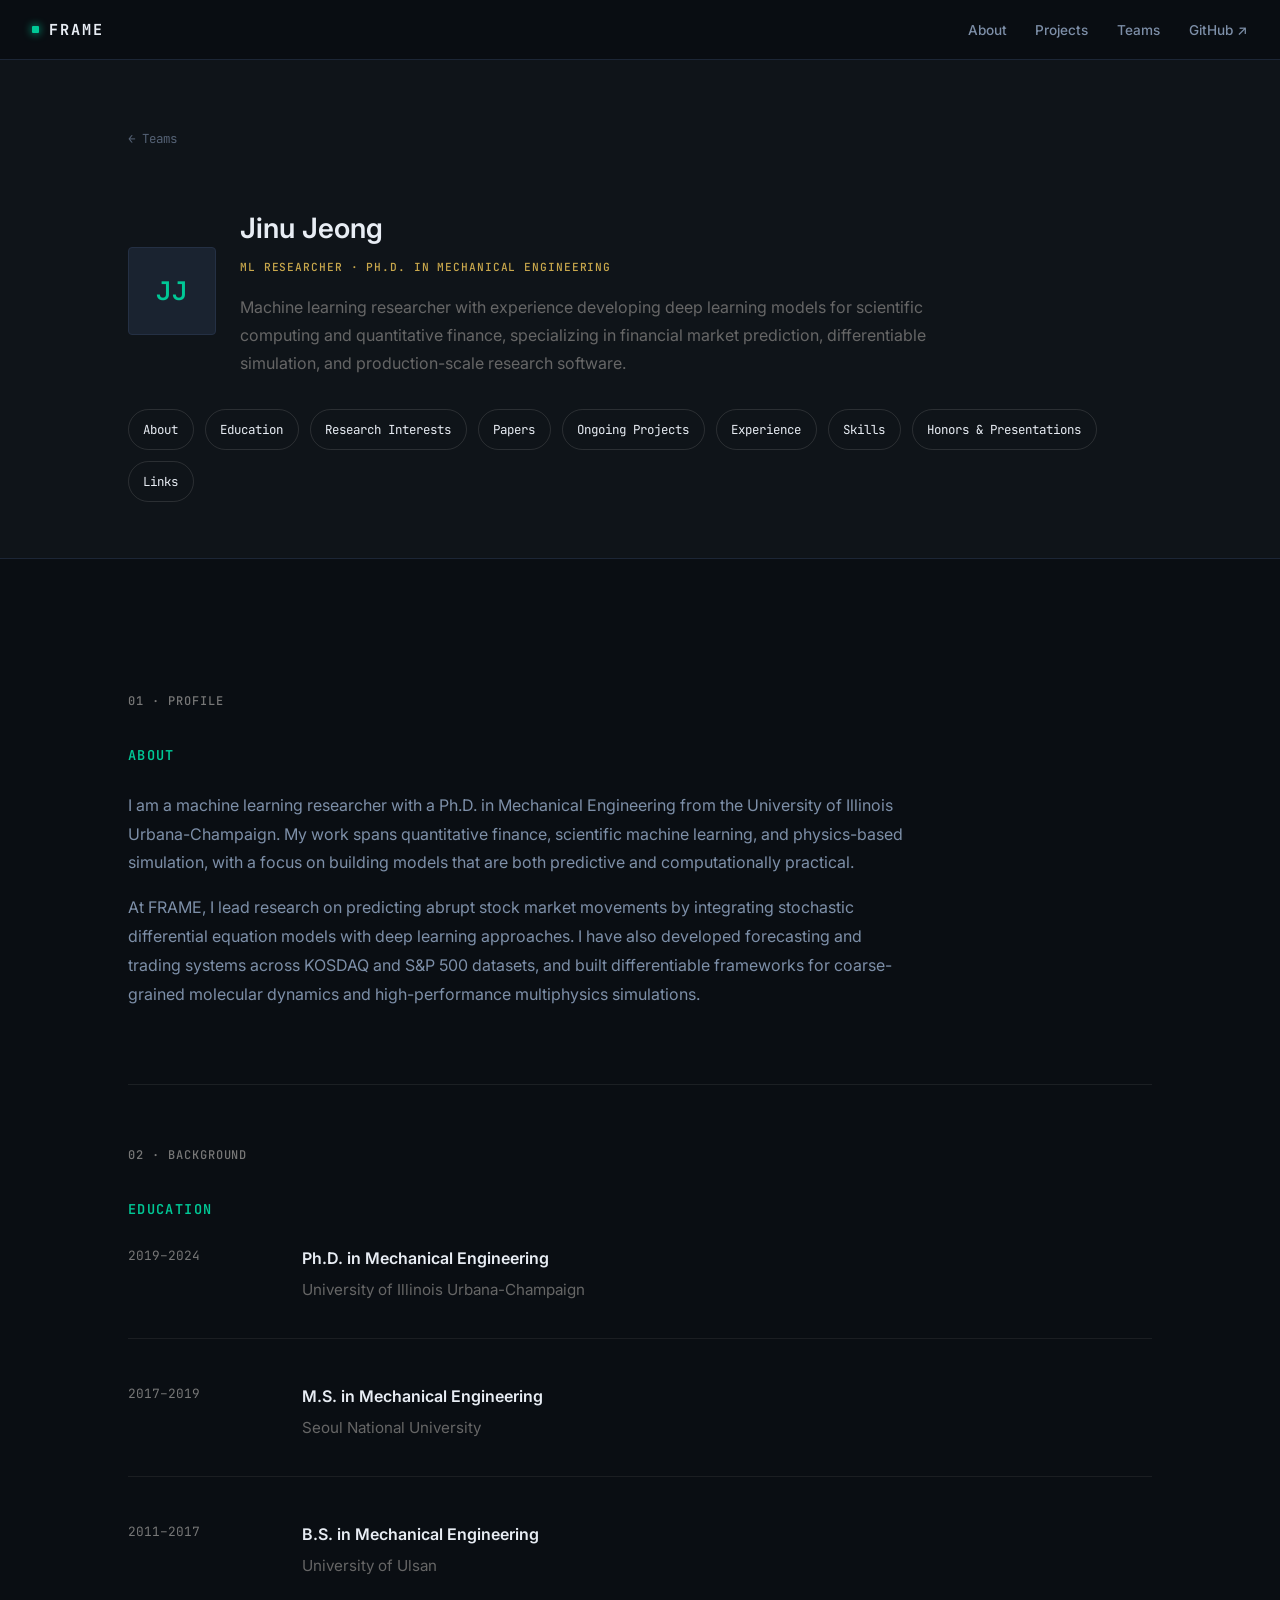
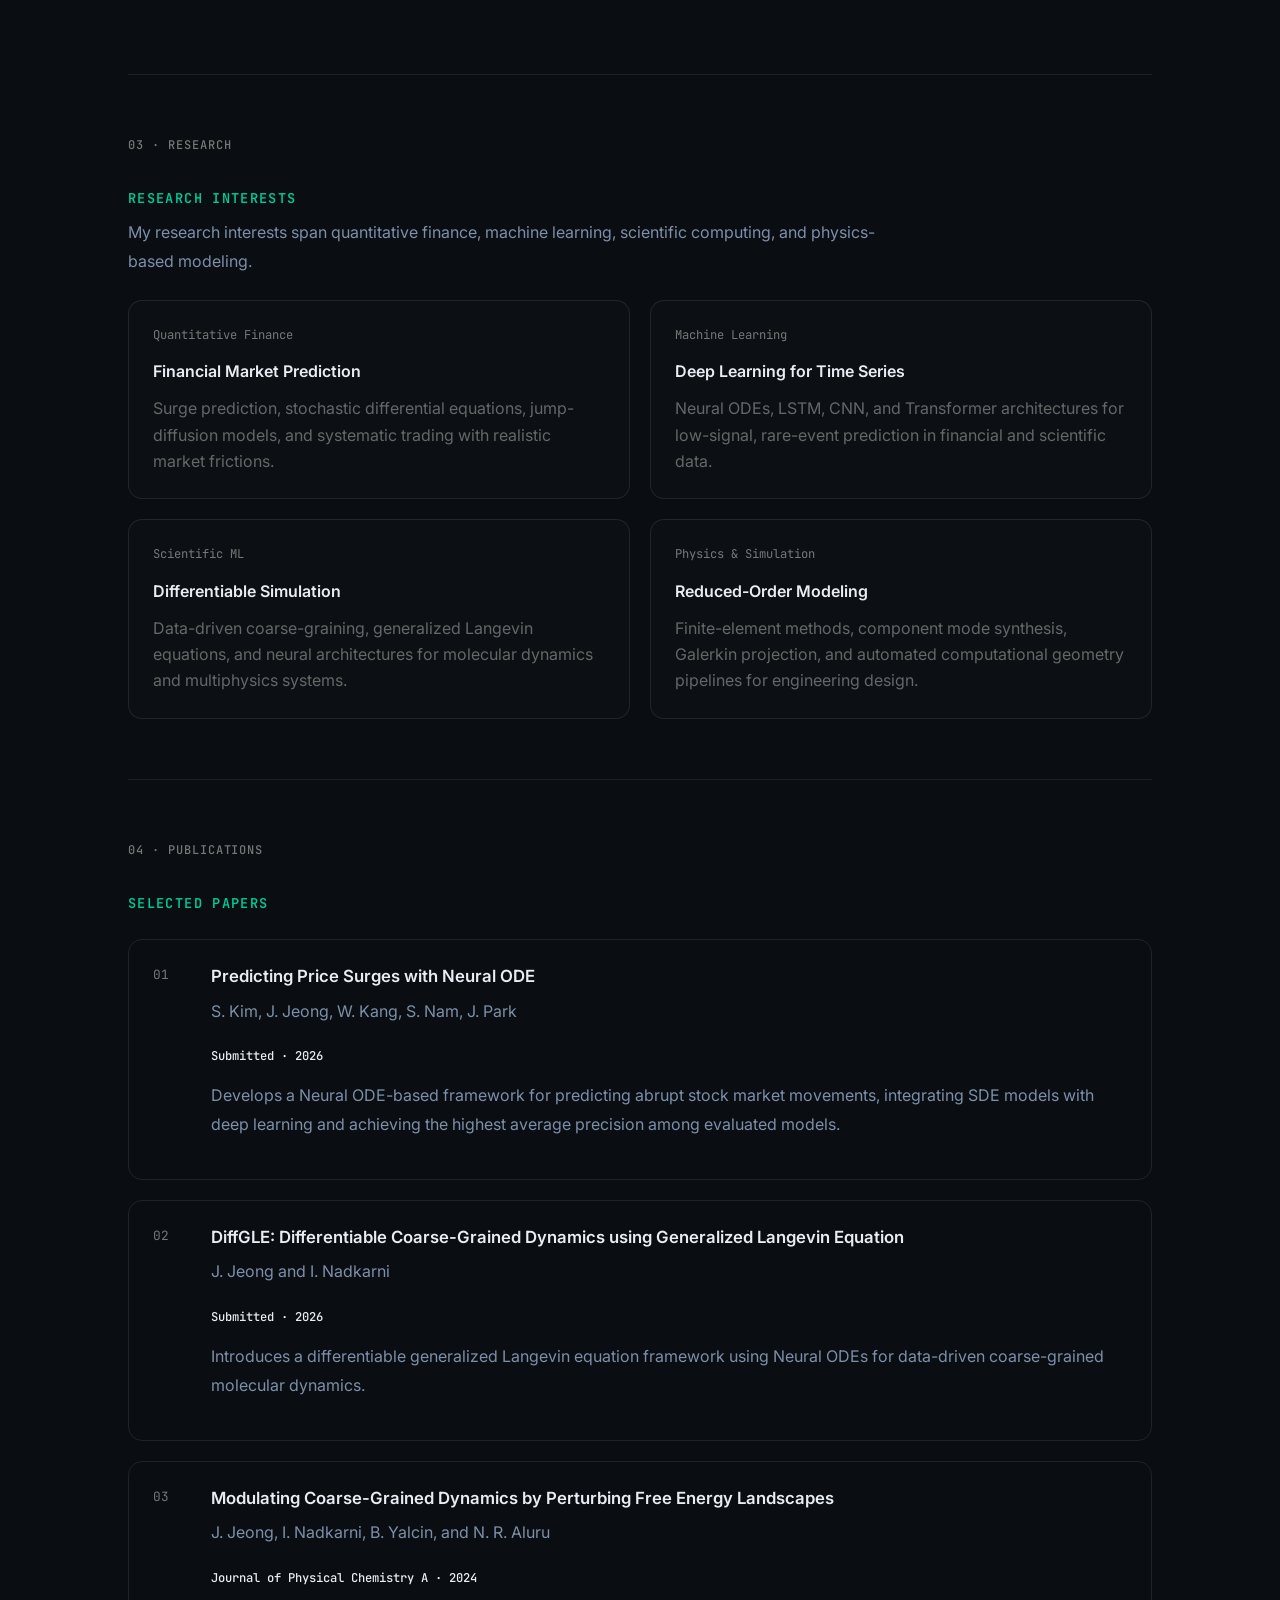
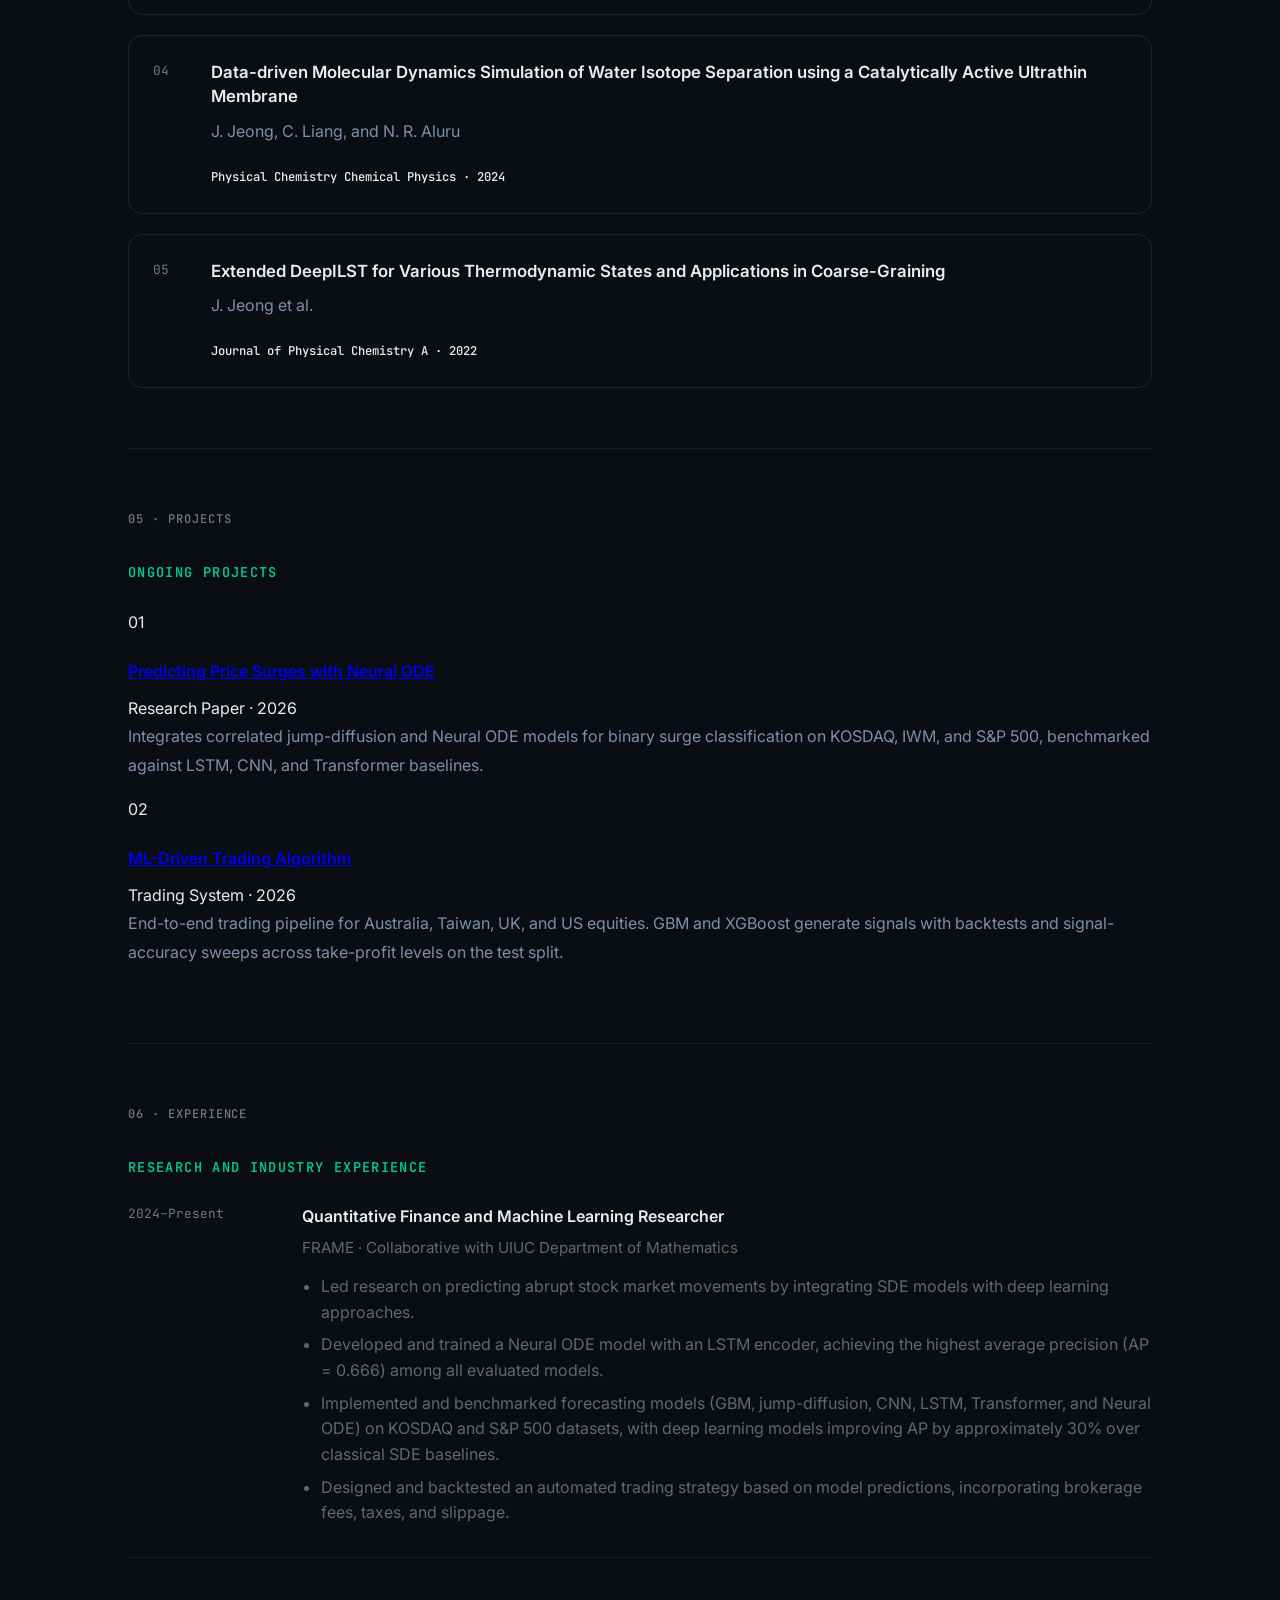
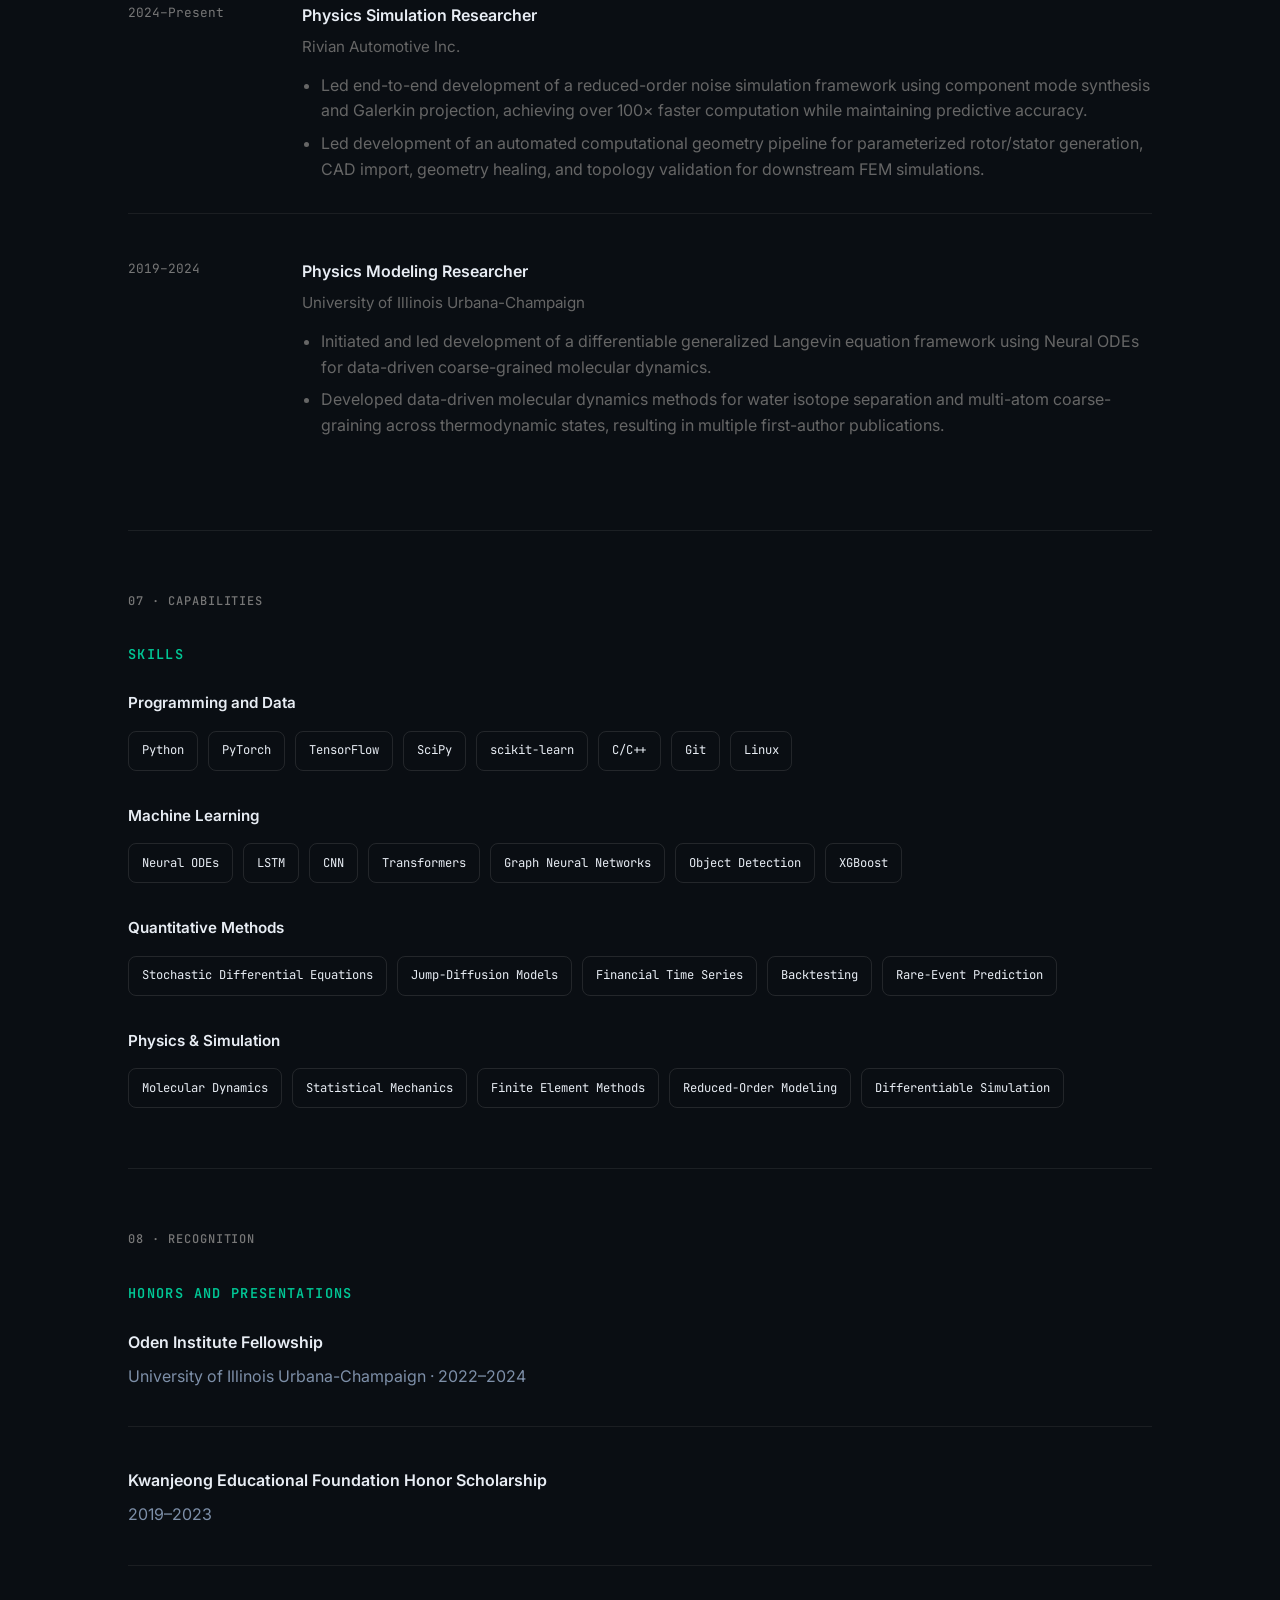
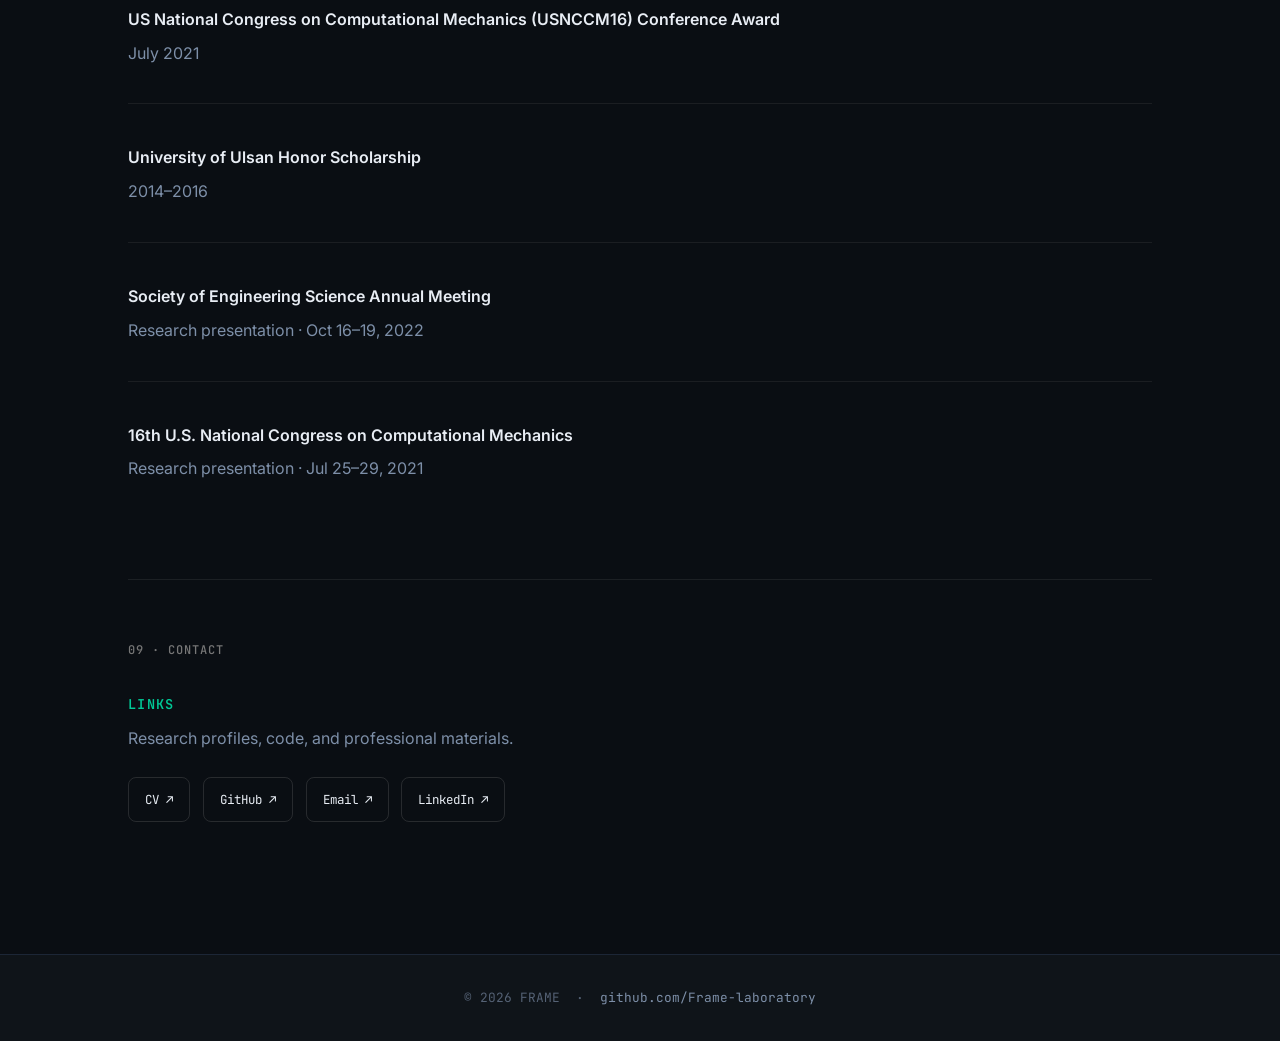
<file: researchers/jinu-jeong.html>
<!DOCTYPE html>
<html lang="en">
<head>
  <meta charset="UTF-8" />
  <meta
    name="viewport"
    content="width=device-width, initial-scale=1.0"
  />

  <meta
    name="description"
    content="Research profile of Jinu Jeong, Ph.D. in Mechanical Engineering and ML Researcher at FRAME, specializing in quantitative finance and scientific machine learning."
  />

  <title>Jinu Jeong | FRAME</title>

  <link rel="preconnect" href="https://fonts.googleapis.com" />
  <link
    rel="preconnect"
    href="https://fonts.gstatic.com"
    crossorigin
  />

  <link
    href="https://fonts.googleapis.com/css2?family=Inter:wght@300;400;500;600;700&family=JetBrains+Mono:wght@400;500;600;700&display=swap"
    rel="stylesheet"
  />

  <link rel="stylesheet" href="../css/style.css" />

  <style>
    html {
      scroll-behavior: smooth;
    }

    .researcher-hero {
      padding-bottom: 3.5rem;
    }

    .researcher-hero-main {
      display: flex;
      align-items: center;
      gap: 1.5rem;
      margin-top: 2rem;
    }

    .researcher-hero-info h1 {
      margin-bottom: 0.35rem;
    }

    .researcher-tagline {
      max-width: 760px;
      margin-top: 1rem;
      color: var(--text-secondary, #666);
      font-size: 1rem;
      line-height: 1.75;
    }

    .profile-navigation {
      display: flex;
      flex-wrap: wrap;
      gap: 0.7rem;
      margin-top: 2rem;
    }

    .profile-navigation a {
      display: inline-block;
      padding: 0.55rem 0.9rem;
      border: 1px solid rgba(127, 127, 127, 0.25);
      border-radius: 999px;
      color: inherit;
      font-family: "JetBrains Mono", monospace;
      font-size: 0.78rem;
      text-decoration: none;
      transition:
        border-color 0.2s ease,
        transform 0.2s ease,
        background-color 0.2s ease;
    }

    .profile-navigation a:hover {
      border-color: currentColor;
      transform: translateY(-1px);
    }

    .profile-section {
      padding: 3.75rem 0;
      scroll-margin-top: 5rem;
    }

    .profile-section + .profile-section {
      border-top: 1px solid rgba(127, 127, 127, 0.16);
    }

    .section-heading {
      margin-bottom: 1.5rem;
    }

    .section-heading h2 {
      margin-bottom: 0.5rem;
    }

    .section-label {
      display: block;
      margin-bottom: 0.6rem;
      font-family: "JetBrains Mono", monospace;
      font-size: 0.75rem;
      font-weight: 500;
      letter-spacing: 0.08em;
      text-transform: uppercase;
      color: var(--text-secondary, #777);
    }

    .section-introduction {
      max-width: 780px;
      color: var(--text-secondary, #666);
      line-height: 1.75;
    }

    .profile-grid {
      display: grid;
      grid-template-columns: repeat(2, minmax(0, 1fr));
      gap: 1.25rem;
    }

    .profile-card {
      padding: 1.5rem;
      border: 1px solid rgba(127, 127, 127, 0.18);
      border-radius: 14px;
      background: rgba(127, 127, 127, 0.025);
    }

    .profile-card h3 {
      margin-top: 0;
      margin-bottom: 0.6rem;
      font-size: 1rem;
    }

    .profile-card p {
      margin: 0;
      color: var(--text-secondary, #666);
      line-height: 1.65;
    }

    .profile-card-meta {
      display: block;
      margin-bottom: 0.8rem;
      font-family: "JetBrains Mono", monospace;
      font-size: 0.76rem;
      color: var(--text-secondary, #777);
    }

    .education-list,
    .experience-list,
    .publication-list,
    .honors-list {
      display: grid;
      gap: 1.25rem;
    }

    .timeline-item {
      display: grid;
      grid-template-columns: 150px minmax(0, 1fr);
      gap: 1.5rem;
      padding: 1.5rem 0;
      border-bottom: 1px solid rgba(127, 127, 127, 0.14);
    }

    .timeline-item:first-child {
      padding-top: 0;
    }

    .timeline-item:last-child {
      border-bottom: none;
    }

    .timeline-date {
      font-family: "JetBrains Mono", monospace;
      font-size: 0.8rem;
      color: var(--text-secondary, #777);
    }

    .timeline-content h3 {
      margin: 0 0 0.3rem;
      font-size: 1rem;
    }

    .timeline-institution {
      margin-bottom: 0.7rem;
      color: var(--text-secondary, #666);
      font-size: 0.95rem;
    }

    .timeline-content p {
      margin: 0;
      color: var(--text-secondary, #666);
      line-height: 1.7;
    }

    .timeline-content ul {
      margin: 0.8rem 0 0;
      padding-left: 1.2rem;
      color: var(--text-secondary, #666);
    }

    .timeline-content li {
      margin-bottom: 0.45rem;
      line-height: 1.6;
    }

    .publication-item {
      display: grid;
      grid-template-columns: 42px minmax(0, 1fr);
      gap: 1rem;
      padding: 1.5rem;
      border: 1px solid rgba(127, 127, 127, 0.18);
      border-radius: 14px;
    }

    .publication-number {
      font-family: "JetBrains Mono", monospace;
      font-size: 0.8rem;
      color: var(--text-secondary, #777);
    }

    .publication-content h3 {
      margin: 0 0 0.5rem;
      font-size: 1.05rem;
      line-height: 1.45;
    }

    .publication-authors {
      margin: 0 0 0.45rem;
      color: var(--text-secondary, #666);
      font-size: 0.92rem;
      line-height: 1.55;
    }

    .publication-status {
      display: inline-block;
      margin-top: 0.25rem;
      font-family: "JetBrains Mono", monospace;
      font-size: 0.76rem;
      font-weight: 500;
    }

    .publication-description {
      margin-top: 0.8rem;
      color: var(--text-secondary, #666);
      font-size: 0.92rem;
      line-height: 1.65;
    }

    .tag-group {
      margin-bottom: 2rem;
    }

    .tag-group:last-child {
      margin-bottom: 0;
    }

    .tag-group h3 {
      margin-bottom: 0.9rem;
      font-size: 0.95rem;
    }

    .tag-list {
      display: flex;
      flex-wrap: wrap;
      gap: 0.65rem;
    }

    .profile-tag {
      display: inline-block;
      padding: 0.55rem 0.8rem;
      border: 1px solid rgba(127, 127, 127, 0.22);
      border-radius: 8px;
      font-family: "JetBrains Mono", monospace;
      font-size: 0.76rem;
    }

    .honor-item {
      padding: 1.25rem 0;
      border-bottom: 1px solid rgba(127, 127, 127, 0.14);
    }

    .honor-item:first-child {
      padding-top: 0;
    }

    .honor-item:last-child {
      border-bottom: none;
    }

    .honor-item h3 {
      margin: 0 0 0.35rem;
      font-size: 1rem;
    }

    .honor-meta {
      margin: 0;
      color: var(--text-secondary, #666);
      font-size: 0.9rem;
      line-height: 1.6;
    }

    .profile-links {
      display: flex;
      flex-wrap: wrap;
      gap: 0.8rem;
    }

    .profile-link {
      display: inline-flex;
      align-items: center;
      justify-content: center;
      min-height: 44px;
      padding: 0.7rem 1rem;
      border: 1px solid rgba(127, 127, 127, 0.25);
      border-radius: 8px;
      color: inherit;
      font-family: "JetBrains Mono", monospace;
      font-size: 0.78rem;
      text-decoration: none;
      transition:
        transform 0.2s ease,
        border-color 0.2s ease;
    }

    .profile-link:hover {
      border-color: currentColor;
      transform: translateY(-2px);
    }

    @media (max-width: 760px) {
      .researcher-hero-main {
        align-items: flex-start;
      }

      .profile-grid {
        grid-template-columns: 1fr;
      }

      .timeline-item {
        grid-template-columns: 1fr;
        gap: 0.5rem;
      }

      .publication-item {
        grid-template-columns: 1fr;
      }

      .publication-number {
        margin-bottom: -0.4rem;
      }
    }

    @media (max-width: 520px) {
      .researcher-hero-main {
        flex-direction: column;
      }

      .profile-navigation {
        gap: 0.5rem;
      }

      .profile-navigation a {
        padding: 0.5rem 0.7rem;
        font-size: 0.72rem;
      }
    }
  </style>
</head>

<body>

  <nav>
    <a class="nav-brand" href="../index.html">
      <span></span>
      FRAME
    </a>

    <ul>
      <li><a href="../index.html#about">About</a></li>
      <li><a href="../index.html#projects">Projects</a></li>
      <li><a href="../index.html#teams">Teams</a></li>
      <li>
        <a
          href="https://github.com/Frame-laboratory"
          target="_blank"
          rel="noopener noreferrer"
        >
          GitHub ↗
        </a>
      </li>
    </ul>
  </nav>

  <section class="researcher-hero">
    <div class="container">

      <a class="back-link" href="../index.html#teams">
        ← Teams
      </a>

      <div class="researcher-hero-main">
        <div class="member-avatar">JJ</div>

        <div class="researcher-hero-info">
          <h1>Jinu Jeong</h1>

          <div class="member-role">
            ML Researcher · Ph.D. in Mechanical Engineering
          </div>

          <p class="researcher-tagline">
            Machine learning researcher with experience developing deep learning
            models for scientific computing and quantitative finance, specializing
            in financial market prediction, differentiable simulation, and
            production-scale research software.
          </p>
        </div>
      </div>

      <div class="profile-navigation">
        <a href="#about">About</a>
        <a href="#education">Education</a>
        <a href="#research">Research Interests</a>
        <a href="#publications">Papers</a>
        <a href="#ongoing-projects">Ongoing Projects</a>
        <a href="#experience">Experience</a>
        <a href="#skills">Skills</a>
        <a href="#honors">Honors & Presentations</a>
        <a href="#links">Links</a>
      </div>

    </div>
  </section>

  <main class="project-body">
    <div class="container">

      <section class="profile-section" id="about">
        <div class="section-heading">
          <span class="section-label">01 · Profile</span>
          <h2>About</h2>
        </div>

        <p class="section-introduction">
          I am a machine learning researcher with a Ph.D. in Mechanical Engineering
          from the University of Illinois Urbana-Champaign. My work spans quantitative
          finance, scientific machine learning, and physics-based simulation, with a
          focus on building models that are both predictive and computationally
          practical.
        </p>

        <p class="section-introduction">
          At FRAME, I lead research on predicting abrupt stock market movements by
          integrating stochastic differential equation models with deep learning
          approaches. I have also developed forecasting and trading systems across
          KOSDAQ and S&amp;P 500 datasets, and built differentiable frameworks for
          coarse-grained molecular dynamics and high-performance multiphysics
          simulations.
        </p>
      </section>

      <section class="profile-section" id="education">
        <div class="section-heading">
          <span class="section-label">02 · Background</span>
          <h2>Education</h2>
        </div>

        <div class="education-list">

          <article class="timeline-item">
            <div class="timeline-date">2019–2024</div>

            <div class="timeline-content">
              <h3>Ph.D. in Mechanical Engineering</h3>

              <div class="timeline-institution">
                University of Illinois Urbana-Champaign
              </div>
            </div>
          </article>

          <article class="timeline-item">
            <div class="timeline-date">2017–2019</div>

            <div class="timeline-content">
              <h3>M.S. in Mechanical Engineering</h3>

              <div class="timeline-institution">
                Seoul National University
              </div>
            </div>
          </article>

          <article class="timeline-item">
            <div class="timeline-date">2011–2017</div>

            <div class="timeline-content">
              <h3>B.S. in Mechanical Engineering</h3>

              <div class="timeline-institution">
                University of Ulsan
              </div>
            </div>
          </article>

        </div>
      </section>

      <section class="profile-section" id="research">
        <div class="section-heading">
          <span class="section-label">03 · Research</span>
          <h2>Research Interests</h2>

          <p class="section-introduction">
            My research interests span quantitative finance, machine learning,
            scientific computing, and physics-based modeling.
          </p>
        </div>

        <div class="profile-grid">

          <article class="profile-card">
            <span class="profile-card-meta">Quantitative Finance</span>
            <h3>Financial Market Prediction</h3>
            <p>
              Surge prediction, stochastic differential equations, jump-diffusion
              models, and systematic trading with realistic market frictions.
            </p>
          </article>

          <article class="profile-card">
            <span class="profile-card-meta">Machine Learning</span>
            <h3>Deep Learning for Time Series</h3>
            <p>
              Neural ODEs, LSTM, CNN, and Transformer architectures for
              low-signal, rare-event prediction in financial and scientific data.
            </p>
          </article>

          <article class="profile-card">
            <span class="profile-card-meta">Scientific ML</span>
            <h3>Differentiable Simulation</h3>
            <p>
              Data-driven coarse-graining, generalized Langevin equations, and
              neural architectures for molecular dynamics and multiphysics systems.
            </p>
          </article>

          <article class="profile-card">
            <span class="profile-card-meta">Physics & Simulation</span>
            <h3>Reduced-Order Modeling</h3>
            <p>
              Finite-element methods, component mode synthesis, Galerkin projection,
              and automated computational geometry pipelines for engineering design.
            </p>
          </article>

        </div>
      </section>

      <section class="profile-section" id="publications">
        <div class="section-heading">
          <span class="section-label">04 · Publications</span>
          <h2>Selected Papers</h2>
        </div>

        <div class="publication-list">

          <article class="publication-item">
            <div class="publication-number">01</div>

            <div class="publication-content">
              <h3>Predicting Price Surges with Neural ODE</h3>

              <p class="publication-authors">
                S. Kim, J. Jeong, W. Kang, S. Nam, J. Park
              </p>

              <span class="publication-status">
                Submitted · 2026
              </span>

              <p class="publication-description">
                Develops a Neural ODE-based framework for predicting abrupt stock
                market movements, integrating SDE models with deep learning and
                achieving the highest average precision among evaluated models.
              </p>
            </div>
          </article>

          <article class="publication-item">
            <div class="publication-number">02</div>

            <div class="publication-content">
              <h3>DiffGLE: Differentiable Coarse-Grained Dynamics using Generalized Langevin Equation</h3>

              <p class="publication-authors">
                J. Jeong and I. Nadkarni
              </p>

              <span class="publication-status">
                Submitted · 2026
              </span>

              <p class="publication-description">
                Introduces a differentiable generalized Langevin equation framework
                using Neural ODEs for data-driven coarse-grained molecular dynamics.
              </p>
            </div>
          </article>

          <article class="publication-item">
            <div class="publication-number">03</div>

            <div class="publication-content">
              <h3>Modulating Coarse-Grained Dynamics by Perturbing Free Energy Landscapes</h3>

              <p class="publication-authors">
                J. Jeong, I. Nadkarni, B. Yalcin, and N. R. Aluru
              </p>

              <span class="publication-status">
                Journal of Physical Chemistry A · 2024
              </span>
            </div>
          </article>

          <article class="publication-item">
            <div class="publication-number">04</div>

            <div class="publication-content">
              <h3>Data-driven Molecular Dynamics Simulation of Water Isotope Separation using a Catalytically Active Ultrathin Membrane</h3>

              <p class="publication-authors">
                J. Jeong, C. Liang, and N. R. Aluru
              </p>

              <span class="publication-status">
                Physical Chemistry Chemical Physics · 2024
              </span>
            </div>
          </article>

          <article class="publication-item">
            <div class="publication-number">05</div>

            <div class="publication-content">
              <h3>Extended DeepILST for Various Thermodynamic States and Applications in Coarse-Graining</h3>

              <p class="publication-authors">
                J. Jeong et al.
              </p>

              <span class="publication-status">
                Journal of Physical Chemistry A · 2022
              </span>
            </div>
          </article>

        </div>
      </section>

      <section class="profile-section" id="ongoing-projects">
        <div class="section-heading">
          <span class="section-label">05 · Projects</span>
          <h2>Ongoing Projects</h2>
        </div>

        <div class="section-content papers">

          <article class="paper">
            <div class="paper-number">01</div>

            <div>
              <h3>
                <a href="../projects/predicting-price-surges-with-neural-ode.html">
                  Predicting Price Surges with Neural ODE
                </a>
              </h3>

              <span class="paper-status">
                Research Paper · 2026
              </span>

              <p class="paper-description">
                Integrates correlated jump-diffusion and Neural ODE models for
                binary surge classification on KOSDAQ, IWM, and S&amp;P 500,
                benchmarked against LSTM, CNN, and Transformer baselines.
              </p>
            </div>
          </article>

          <article class="paper">
            <div class="paper-number">02</div>

            <div>
              <h3>
                <a href="../projects/ml-trading.html">
                  ML-Driven Trading Algorithm
                </a>
              </h3>

              <span class="paper-status">
                Trading System · 2026
              </span>

              <p class="paper-description">
                End-to-end trading pipeline for Australia, Taiwan, UK, and US
                equities. GBM and XGBoost generate signals with backtests and
                signal-accuracy sweeps across take-profit levels on the test split.
              </p>
            </div>
          </article>

        </div>
      </section>

      <section class="profile-section" id="experience">
        <div class="section-heading">
          <span class="section-label">06 · Experience</span>
          <h2>Research and Industry Experience</h2>
        </div>

        <div class="experience-list">

          <article class="timeline-item">
            <div class="timeline-date">2024–Present</div>

            <div class="timeline-content">
              <h3>Quantitative Finance and Machine Learning Researcher</h3>

              <div class="timeline-institution">
                FRAME · Collaborative with UIUC Department of Mathematics
              </div>

              <ul>
                <li>
                  Led research on predicting abrupt stock market movements by
                  integrating SDE models with deep learning approaches.
                </li>

                <li>
                  Developed and trained a Neural ODE model with an LSTM encoder,
                  achieving the highest average precision (AP = 0.666) among all
                  evaluated models.
                </li>

                <li>
                  Implemented and benchmarked forecasting models (GBM,
                  jump-diffusion, CNN, LSTM, Transformer, and Neural ODE) on
                  KOSDAQ and S&amp;P 500 datasets, with deep learning models
                  improving AP by approximately 30% over classical SDE baselines.
                </li>

                <li>
                  Designed and backtested an automated trading strategy based on
                  model predictions, incorporating brokerage fees, taxes, and
                  slippage.
                </li>
              </ul>
            </div>
          </article>

          <article class="timeline-item">
            <div class="timeline-date">2024–Present</div>

            <div class="timeline-content">
              <h3>Physics Simulation Researcher</h3>

              <div class="timeline-institution">
                Rivian Automotive Inc.
              </div>

              <ul>
                <li>
                  Led end-to-end development of a reduced-order noise simulation
                  framework using component mode synthesis and Galerkin projection,
                  achieving over 100× faster computation while maintaining
                  predictive accuracy.
                </li>

                <li>
                  Led development of an automated computational geometry pipeline
                  for parameterized rotor/stator generation, CAD import, geometry
                  healing, and topology validation for downstream FEM simulations.
                </li>
              </ul>
            </div>
          </article>

          <article class="timeline-item">
            <div class="timeline-date">2019–2024</div>

            <div class="timeline-content">
              <h3>Physics Modeling Researcher</h3>

              <div class="timeline-institution">
                University of Illinois Urbana-Champaign
              </div>

              <ul>
                <li>
                  Initiated and led development of a differentiable generalized
                  Langevin equation framework using Neural ODEs for data-driven
                  coarse-grained molecular dynamics.
                </li>

                <li>
                  Developed data-driven molecular dynamics methods for water isotope
                  separation and multi-atom coarse-graining across thermodynamic
                  states, resulting in multiple first-author publications.
                </li>
              </ul>
            </div>
          </article>

        </div>
      </section>

      <section class="profile-section" id="skills">
        <div class="section-heading">
          <span class="section-label">07 · Capabilities</span>
          <h2>Skills</h2>
        </div>

        <div class="tag-group">
          <h3>Programming and Data</h3>

          <div class="tag-list">
            <span class="profile-tag">Python</span>
            <span class="profile-tag">PyTorch</span>
            <span class="profile-tag">TensorFlow</span>
            <span class="profile-tag">SciPy</span>
            <span class="profile-tag">scikit-learn</span>
            <span class="profile-tag">C/C++</span>
            <span class="profile-tag">Git</span>
            <span class="profile-tag">Linux</span>
          </div>
        </div>

        <div class="tag-group">
          <h3>Machine Learning</h3>

          <div class="tag-list">
            <span class="profile-tag">Neural ODEs</span>
            <span class="profile-tag">LSTM</span>
            <span class="profile-tag">CNN</span>
            <span class="profile-tag">Transformers</span>
            <span class="profile-tag">Graph Neural Networks</span>
            <span class="profile-tag">Object Detection</span>
            <span class="profile-tag">XGBoost</span>
          </div>
        </div>

        <div class="tag-group">
          <h3>Quantitative Methods</h3>

          <div class="tag-list">
            <span class="profile-tag">Stochastic Differential Equations</span>
            <span class="profile-tag">Jump-Diffusion Models</span>
            <span class="profile-tag">Financial Time Series</span>
            <span class="profile-tag">Backtesting</span>
            <span class="profile-tag">Rare-Event Prediction</span>
          </div>
        </div>

        <div class="tag-group">
          <h3>Physics & Simulation</h3>

          <div class="tag-list">
            <span class="profile-tag">Molecular Dynamics</span>
            <span class="profile-tag">Statistical Mechanics</span>
            <span class="profile-tag">Finite Element Methods</span>
            <span class="profile-tag">Reduced-Order Modeling</span>
            <span class="profile-tag">Differentiable Simulation</span>
          </div>
        </div>

      </section>

      <section class="profile-section" id="honors">
        <div class="section-heading">
          <span class="section-label">08 · Recognition</span>
          <h2>Honors and Presentations</h2>
        </div>

        <div class="honors-list">

          <article class="honor-item">
            <h3>Oden Institute Fellowship</h3>

            <p class="honor-meta">
              University of Illinois Urbana-Champaign · 2022–2024
            </p>
          </article>

          <article class="honor-item">
            <h3>Kwanjeong Educational Foundation Honor Scholarship</h3>

            <p class="honor-meta">
              2019–2023
            </p>
          </article>

          <article class="honor-item">
            <h3>US National Congress on Computational Mechanics (USNCCM16) Conference Award</h3>

            <p class="honor-meta">
              July 2021
            </p>
          </article>

          <article class="honor-item">
            <h3>University of Ulsan Honor Scholarship</h3>

            <p class="honor-meta">
              2014–2016
            </p>
          </article>

          <article class="honor-item">
            <h3>Society of Engineering Science Annual Meeting</h3>

            <p class="honor-meta">
              Research presentation · Oct 16–19, 2022
            </p>
          </article>

          <article class="honor-item">
            <h3>16th U.S. National Congress on Computational Mechanics</h3>

            <p class="honor-meta">
              Research presentation · Jul 25–29, 2021
            </p>
          </article>

        </div>
      </section>

      <section class="profile-section" id="links">
        <div class="section-heading">
          <span class="section-label">09 · Contact</span>
          <h2>Links</h2>

          <p class="section-introduction">
            Research profiles, code, and professional materials.
          </p>
        </div>

        <div class="profile-links">

          <a
            class="profile-link"
            href="../assets/Jinu_Jeong_CV.pdf"
            target="_blank"
            rel="noopener noreferrer"
          >
            CV ↗
          </a>

          <a
            class="profile-link"
            href="https://github.com/jinu-jeong"
            target="_blank"
            rel="noopener noreferrer"
          >
            GitHub ↗
          </a>

          <a
            class="profile-link"
            href="mailto:jinu.j0912us@gmail.com"
          >
            Email ↗
          </a>

          <a
            class="profile-link"
            href="https://linkedin.com/in/jinu-jeong"
            target="_blank"
            rel="noopener noreferrer"
          >
            LinkedIn ↗
          </a>

        </div>
      </section>

    </div>
  </main>

  <footer>
    <p>
      © 2026 FRAME &nbsp;·&nbsp;

      <a
        href="https://github.com/Frame-laboratory"
        target="_blank"
        rel="noopener noreferrer"
      >
        github.com/Frame-laboratory
      </a>
    </p>
  </footer>

</body>
</html>
</file>
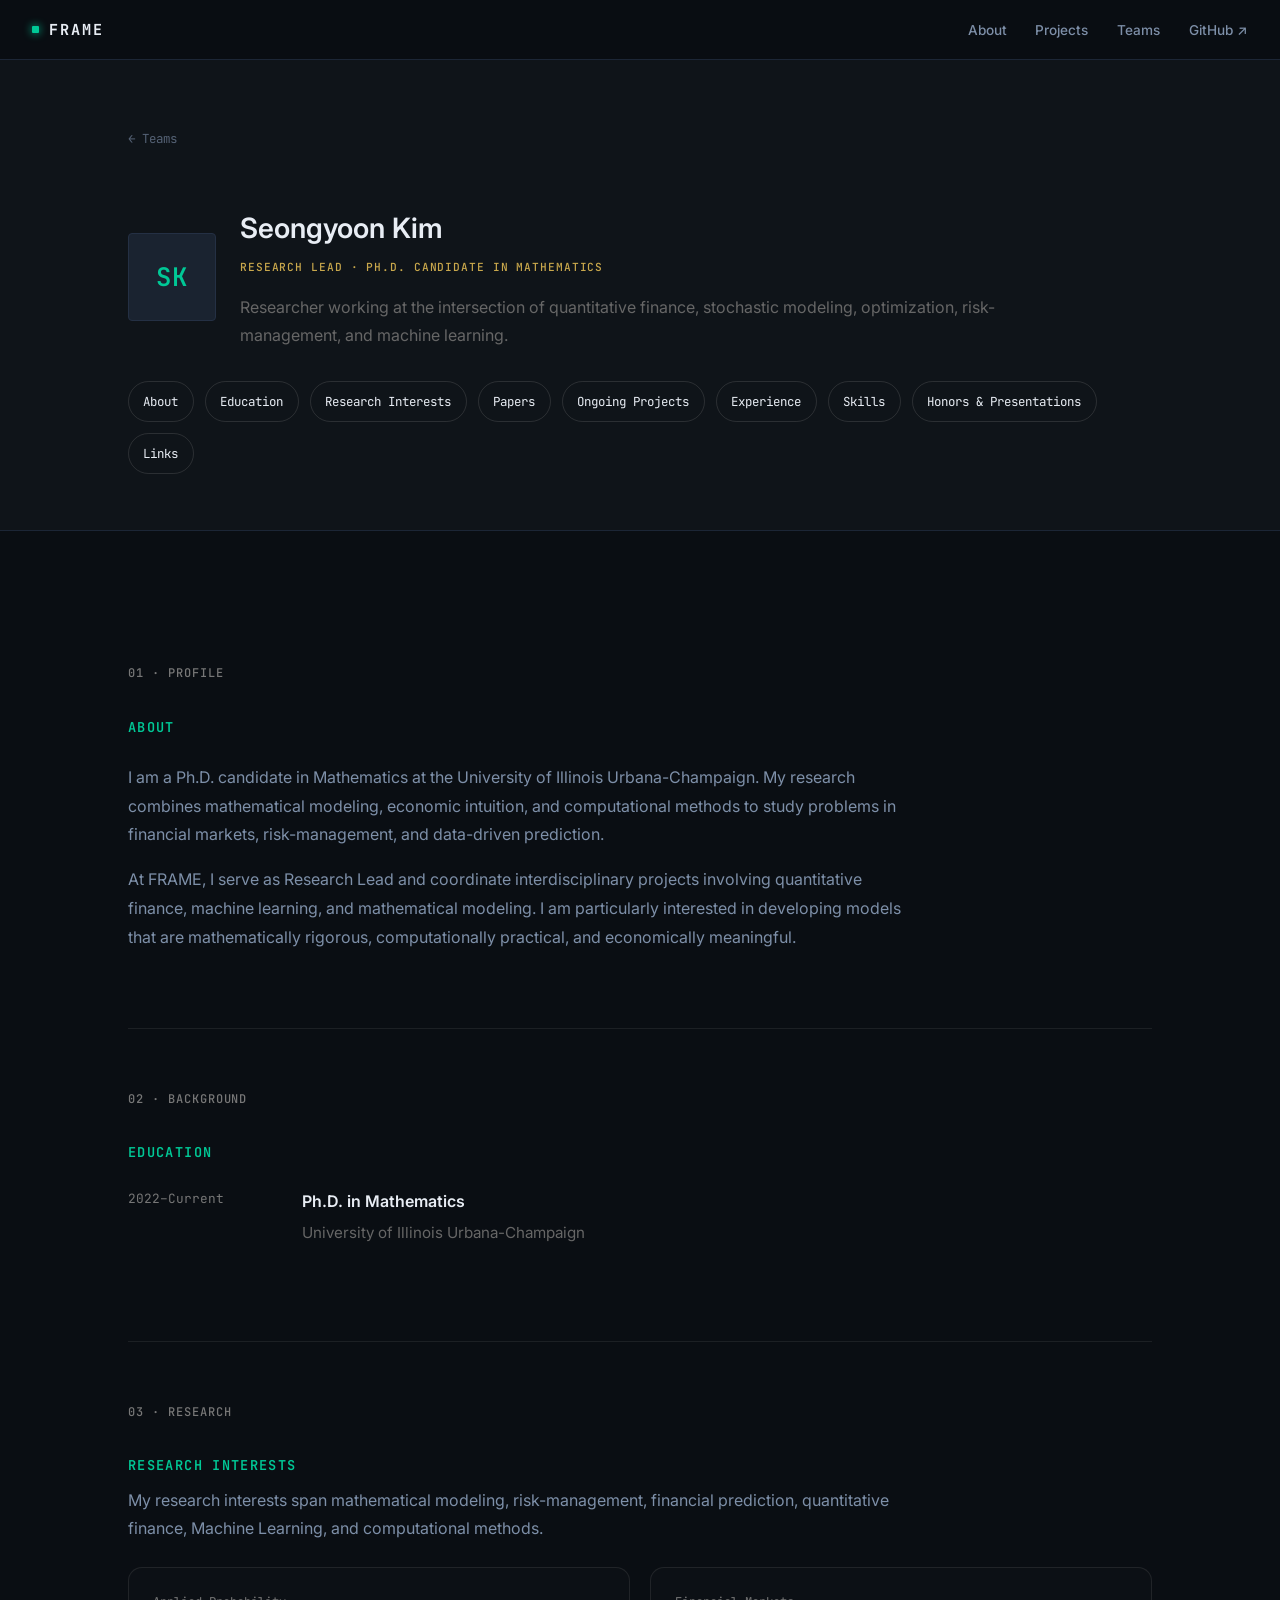
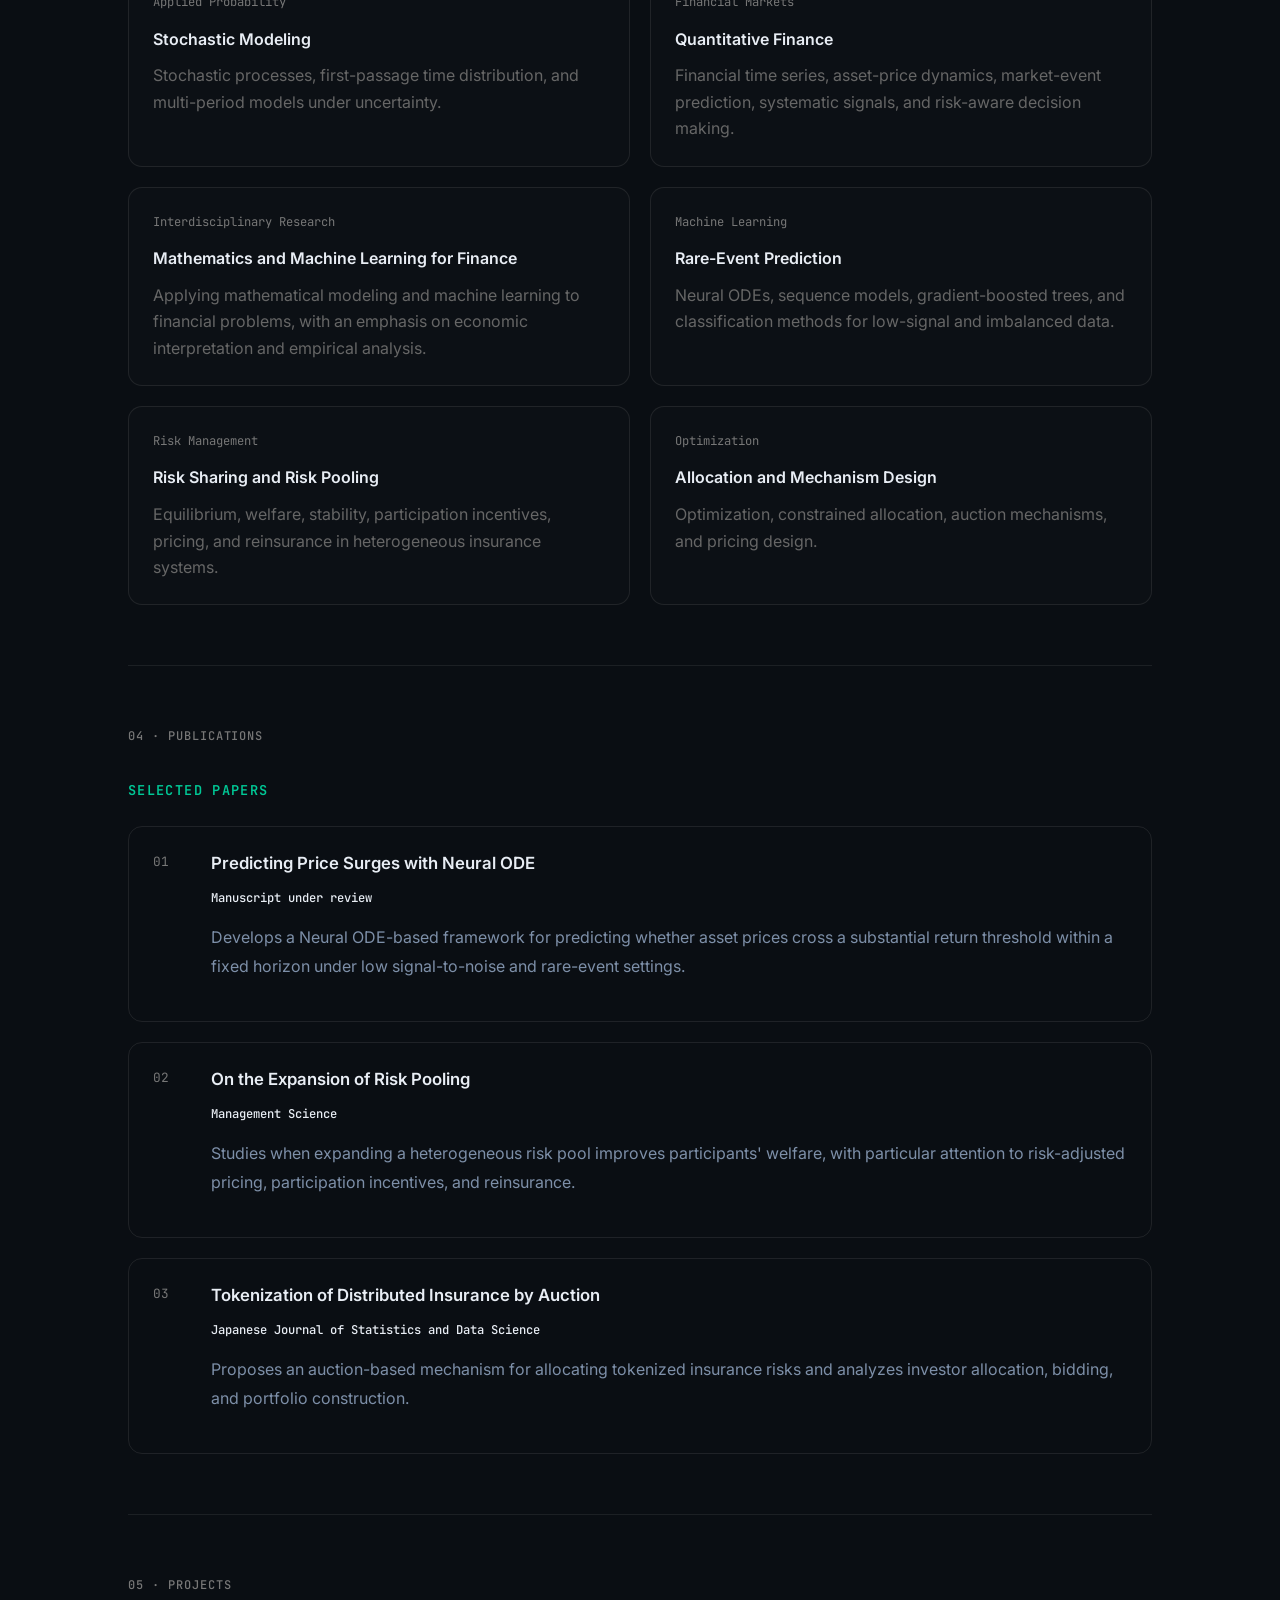
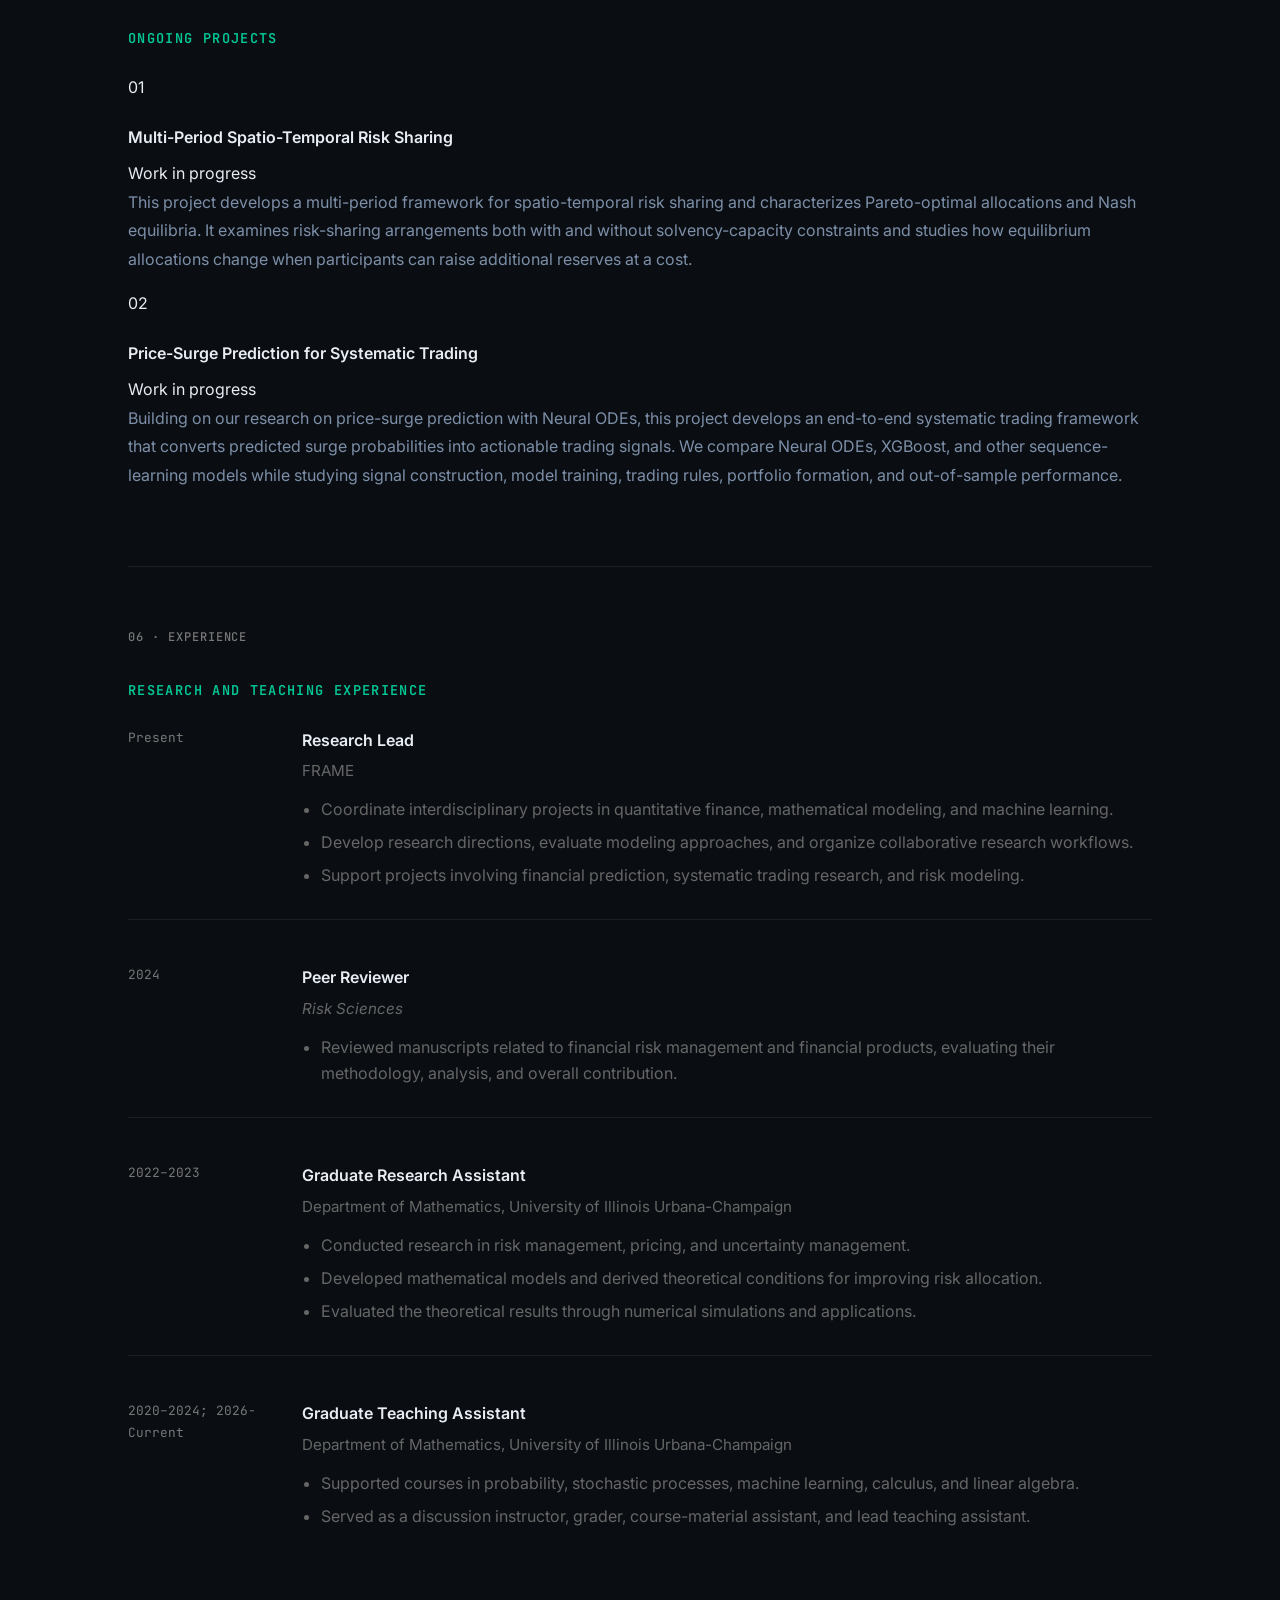
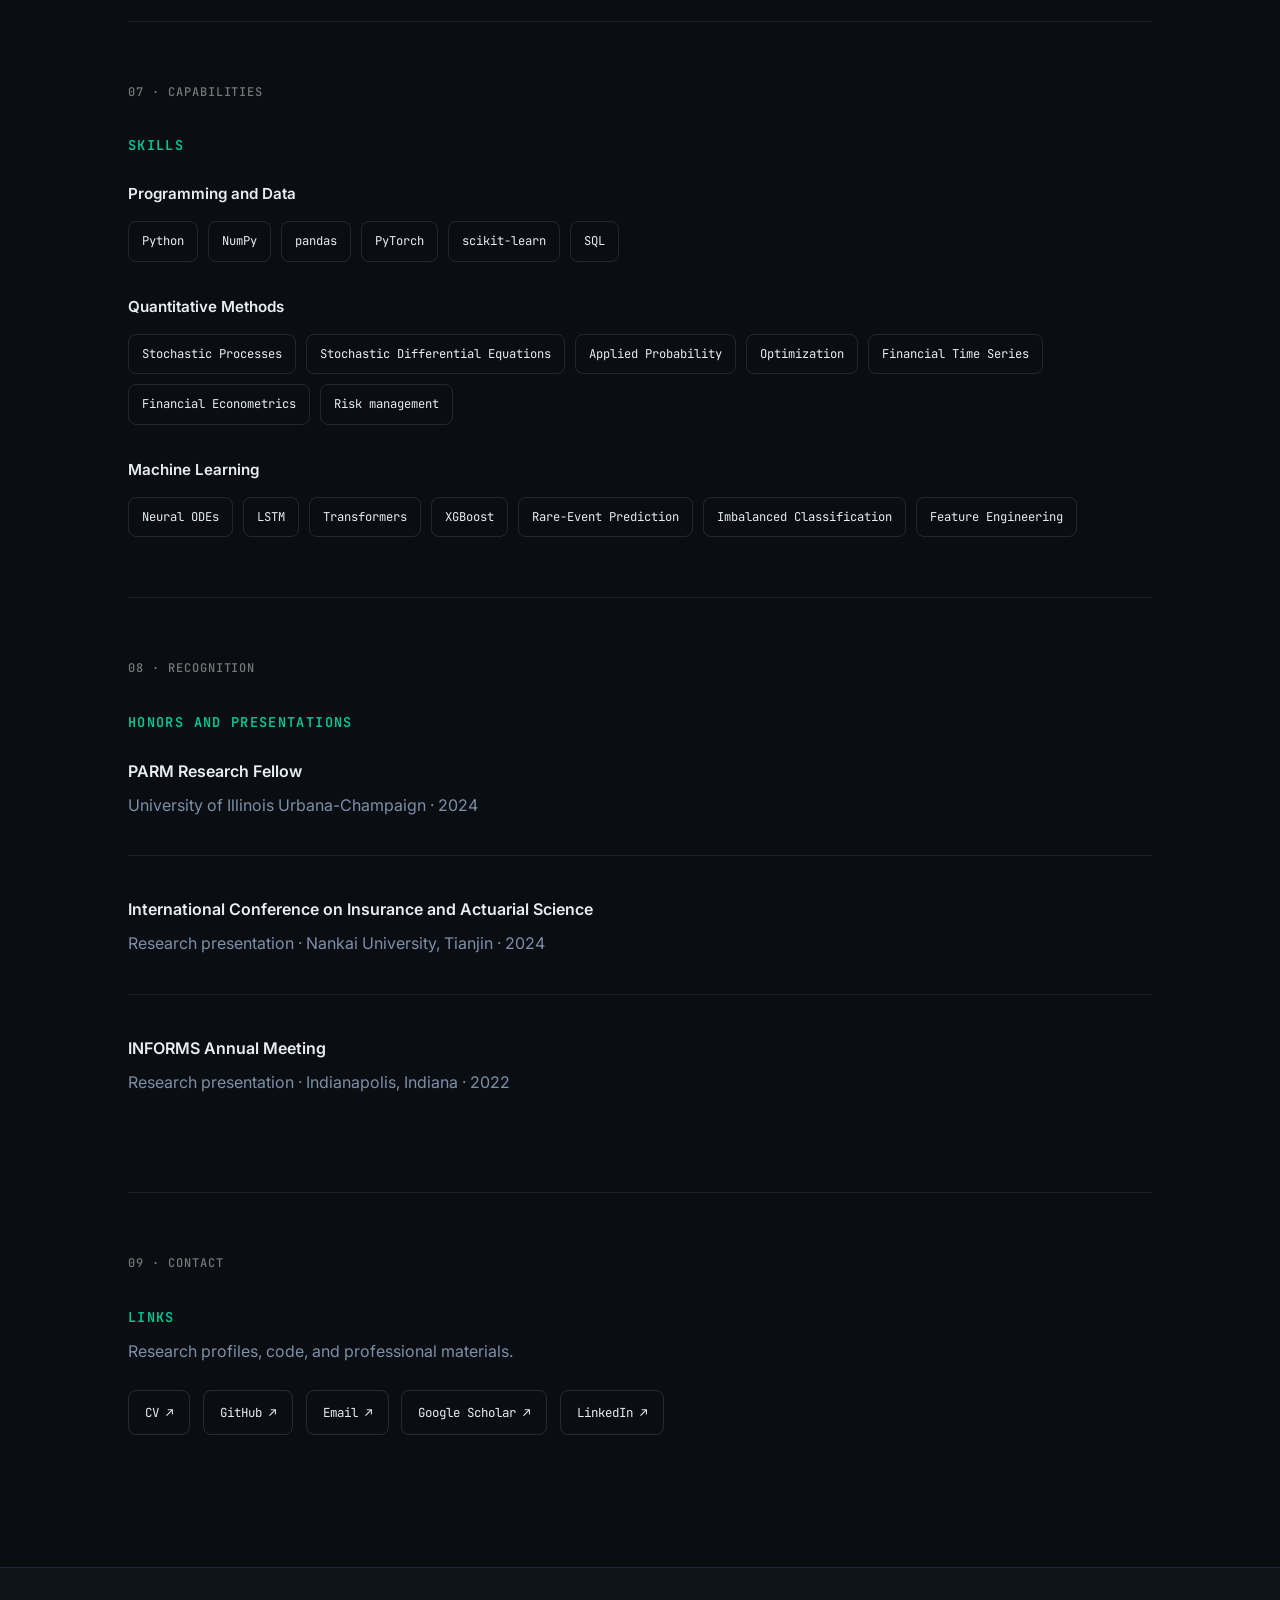
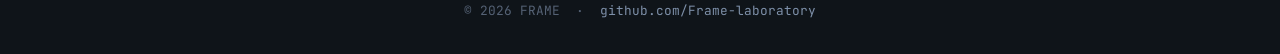
<file: researchers/seongyoon-kim.html>
<!DOCTYPE html>
<html lang="en">
<head>
  <meta charset="UTF-8" />
  <meta
    name="viewport"

    content="width=device-width, initial-scale=1.0"
  />

  <meta
    name="description"
    content="Research profile of Seongyoon Kim, Ph.D. candidate in Mathematics at the University of Illinois Urbana-Champaign and Research Lead at FRAME."
  />

  <title>Seongyoon Kim | FRAME</title>

  <link rel="preconnect" href="https://fonts.googleapis.com" />
  <link
    rel="preconnect"
    href="https://fonts.gstatic.com"
    crossorigin
  />

  <link
    href="https://fonts.googleapis.com/css2?family=Inter:wght@300;400;500;600;700&family=JetBrains+Mono:wght@400;500;600;700&display=swap"
    rel="stylesheet"
  />

  <link rel="stylesheet" href="../css/style.css" />

  <!-- Page-specific styling -->
  <style>
    html {
      scroll-behavior: smooth;
    }

    .researcher-hero {
      padding-bottom: 3.5rem;
    }

    .researcher-hero-main {
      display: flex;
      align-items: center;
      gap: 1.5rem;
      margin-top: 2rem;
    }

    .researcher-hero-info h1 {
      margin-bottom: 0.35rem;
    }

    .researcher-tagline {
      max-width: 760px;
      margin-top: 1rem;
      color: var(--text-secondary, #666);
      font-size: 1rem;
      line-height: 1.75;
    }

    .profile-navigation {
      display: flex;
      flex-wrap: wrap;
      gap: 0.7rem;
      margin-top: 2rem;
    }

    .profile-navigation a {
      display: inline-block;
      padding: 0.55rem 0.9rem;
      border: 1px solid rgba(127, 127, 127, 0.25);
      border-radius: 999px;
      color: inherit;
      font-family: "JetBrains Mono", monospace;
      font-size: 0.78rem;
      text-decoration: none;
      transition:
        border-color 0.2s ease,
        transform 0.2s ease,
        background-color 0.2s ease;
    }

    .profile-navigation a:hover {
      border-color: currentColor;
      transform: translateY(-1px);
    }

    .profile-section {
      padding: 3.75rem 0;
      scroll-margin-top: 5rem;
    }

    .profile-section + .profile-section {
      border-top: 1px solid rgba(127, 127, 127, 0.16);
    }

    .section-heading {
      margin-bottom: 1.5rem;
    }

    .section-heading h2 {
      margin-bottom: 0.5rem;
    }

    .section-label {
      display: block;
      margin-bottom: 0.6rem;
      font-family: "JetBrains Mono", monospace;
      font-size: 0.75rem;
      font-weight: 500;
      letter-spacing: 0.08em;
      text-transform: uppercase;
      color: var(--text-secondary, #777);
    }

    .section-introduction {
      max-width: 780px;
      color: var(--text-secondary, #666);
      line-height: 1.75;
    }

    .profile-grid {
      display: grid;
      grid-template-columns: repeat(2, minmax(0, 1fr));
      gap: 1.25rem;
    }

    .profile-card {
      padding: 1.5rem;
      border: 1px solid rgba(127, 127, 127, 0.18);
      border-radius: 14px;
      background: rgba(127, 127, 127, 0.025);
    }

    .profile-card h3 {
      margin-top: 0;
      margin-bottom: 0.6rem;
      font-size: 1rem;
    }

    .profile-card p {
      margin: 0;
      color: var(--text-secondary, #666);
      line-height: 1.65;
    }

    .profile-card-meta {
      display: block;
      margin-bottom: 0.8rem;
      font-family: "JetBrains Mono", monospace;
      font-size: 0.76rem;
      color: var(--text-secondary, #777);
    }

    .education-list,
    .experience-list,
    .publication-list,
    .honors-list {
      display: grid;
      gap: 1.25rem;
    }

    .timeline-item {
      display: grid;
      grid-template-columns: 150px minmax(0, 1fr);
      gap: 1.5rem;
      padding: 1.5rem 0;
      border-bottom: 1px solid rgba(127, 127, 127, 0.14);
    }

    .timeline-item:first-child {
      padding-top: 0;
    }

    .timeline-item:last-child {
      border-bottom: none;
    }

    .timeline-date {
      font-family: "JetBrains Mono", monospace;
      font-size: 0.8rem;
      color: var(--text-secondary, #777);
    }

    .timeline-content h3 {
      margin: 0 0 0.3rem;
      font-size: 1rem;
    }

    .timeline-institution {
      margin-bottom: 0.7rem;
      color: var(--text-secondary, #666);
      font-size: 0.95rem;
    }

    .timeline-content p {
      margin: 0;
      color: var(--text-secondary, #666);
      line-height: 1.7;
    }

    .timeline-content ul {
      margin: 0.8rem 0 0;
      padding-left: 1.2rem;
      color: var(--text-secondary, #666);
    }

    .timeline-content li {
      margin-bottom: 0.45rem;
      line-height: 1.6;
    }

    .publication-item {
      display: grid;
      grid-template-columns: 42px minmax(0, 1fr);
      gap: 1rem;
      padding: 1.5rem;
      border: 1px solid rgba(127, 127, 127, 0.18);
      border-radius: 14px;
    }

    .publication-number {
      font-family: "JetBrains Mono", monospace;
      font-size: 0.8rem;
      color: var(--text-secondary, #777);
    }

    .publication-content h3 {
      margin: 0 0 0.5rem;
      font-size: 1.05rem;
      line-height: 1.45;
    }

    .publication-authors {
      margin: 0 0 0.45rem;
      color: var(--text-secondary, #666);
      font-size: 0.92rem;
      line-height: 1.55;
    }

    .publication-status {
      display: inline-block;
      margin-top: 0.25rem;
      font-family: "JetBrains Mono", monospace;
      font-size: 0.76rem;
      font-weight: 500;
    }

    .publication-description {
      margin-top: 0.8rem;
      color: var(--text-secondary, #666);
      font-size: 0.92rem;
      line-height: 1.65;
    }

    .tag-group {
      margin-bottom: 2rem;
    }

    .tag-group:last-child {
      margin-bottom: 0;
    }

    .tag-group h3 {
      margin-bottom: 0.9rem;
      font-size: 0.95rem;
    }

    .tag-list {
      display: flex;
      flex-wrap: wrap;
      gap: 0.65rem;
    }

    .profile-tag {
      display: inline-block;
      padding: 0.55rem 0.8rem;
      border: 1px solid rgba(127, 127, 127, 0.22);
      border-radius: 8px;
      font-family: "JetBrains Mono", monospace;
      font-size: 0.76rem;
    }

    .honor-item {
      padding: 1.25rem 0;
      border-bottom: 1px solid rgba(127, 127, 127, 0.14);
    }

    .honor-item:first-child {
      padding-top: 0;
    }

    .honor-item:last-child {
      border-bottom: none;
    }

    .honor-item h3 {
      margin: 0 0 0.35rem;
      font-size: 1rem;
    }

    .honor-meta {
      margin: 0;
      color: var(--text-secondary, #666);
      font-size: 0.9rem;
      line-height: 1.6;
    }

    .profile-links {
      display: flex;
      flex-wrap: wrap;
      gap: 0.8rem;
    }

    .profile-link {
      display: inline-flex;
      align-items: center;
      justify-content: center;
      min-height: 44px;
      padding: 0.7rem 1rem;
      border: 1px solid rgba(127, 127, 127, 0.25);
      border-radius: 8px;
      color: inherit;
      font-family: "JetBrains Mono", monospace;
      font-size: 0.78rem;
      text-decoration: none;
      transition:
        transform 0.2s ease,
        border-color 0.2s ease;
    }

    .profile-link:hover {
      border-color: currentColor;
      transform: translateY(-2px);
    }

    .profile-link.disabled {
      cursor: default;
      opacity: 0.45;
      pointer-events: none;
    }

    @media (max-width: 760px) {
      .researcher-hero-main {
        align-items: flex-start;
      }

      .profile-grid {
        grid-template-columns: 1fr;
      }

      .timeline-item {
        grid-template-columns: 1fr;
        gap: 0.5rem;
      }

      .publication-item {
        grid-template-columns: 1fr;
      }

      .publication-number {
        margin-bottom: -0.4rem;
      }
    }

    @media (max-width: 520px) {
      .researcher-hero-main {
        flex-direction: column;
      }

      .profile-navigation {
        gap: 0.5rem;
      }

      .profile-navigation a {
        padding: 0.5rem 0.7rem;
        font-size: 0.72rem;
      }
    }
  </style>
</head>

<body>

  <!-- Navigation -->
  <nav>
    <a class="nav-brand" href="../index.html">
      <span></span>
      FRAME
    </a>

    <ul>
      <li><a href="../index.html#about">About</a></li>
      <li><a href="../index.html#projects">Projects</a></li>
      <li><a href="../index.html#teams">Teams</a></li>
      <li>
        <a
          href="https://github.com/Frame-laboratory"
          target="_blank"
          rel="noopener noreferrer"
        >
          GitHub ↗
        </a>
      </li>
    </ul>
  </nav>


  <!-- Researcher hero -->
  <section class="researcher-hero">
    <div class="container">

      <a class="back-link" href="../index.html#teams">
        ← Teams
      </a>

      <div class="researcher-hero-main">
        <div class="member-avatar">SK</div>

        <div class="researcher-hero-info">
          <h1>Seongyoon Kim</h1>

          <div class="member-role">
            Research Lead · Ph.D. Candidate in Mathematics
          </div>

          <p class="researcher-tagline">
            Researcher working at the intersection of quantitative finance,
            stochastic modeling, optimization, risk-management, and machine learning.
          </p>
        </div>
      </div>

      <div class="profile-navigation">
        <a href="#about">About</a>
        <a href="#education">Education</a>
        <a href="#research">Research Interests</a>
        <a href="#publications">Papers</a>
        <a href="#ongoing-projects">Ongoing Projects</a>
        <a href="#experience">Experience</a>
        <a href="#skills">Skills</a>
        <a href="#honors">Honors & Presentations</a>
        <a href="#links">Links</a>
        
      </div>

    </div>
  </section>


  <!-- Main profile -->
  <main class="project-body">
    <div class="container">

      <!-- About -->
      <section class="profile-section" id="about">
        <div class="section-heading">
          <span class="section-label">01 · Profile</span>
          <h2>About</h2>
        </div>

        <p class="section-introduction">
          I am a Ph.D. candidate in Mathematics at the University of Illinois
          Urbana-Champaign. My research combines mathematical modeling, economic intuition, and
          computational methods to study problems in financial markets, risk-management, 
          and data-driven prediction.
        </p>

        <p class="section-introduction">
          At FRAME, I serve as Research Lead and coordinate interdisciplinary
          projects involving quantitative finance, machine learning, and mathematical
          modeling. I am particularly interested in
          developing models that are mathematically rigorous, computationally
          practical, and economically meaningful.
        </p>
      </section>


      <!-- Education -->
      <section class="profile-section" id="education">
        <div class="section-heading">
          <span class="section-label">02 · Background</span>
          <h2>Education</h2>
        </div>

        <div class="education-list">

          <article class="timeline-item">
            <div class="timeline-date">2022–Current</div>

            <div class="timeline-content">
              <h3>Ph.D. in Mathematics</h3>

              <div class="timeline-institution">
                University of Illinois Urbana-Champaign
              </div>

            </div>
          </article>

        </div>
      </section>


      <!-- Research interests -->
      <section class="profile-section" id="research">
        <div class="section-heading">
          <span class="section-label">03 · Research</span>
          <h2>Research Interests</h2>

          <p class="section-introduction">
            My research interests span mathematical modeling, risk-management,
            financial prediction, quantitative finance, Machine Learning, and computational methods.
          </p>
        </div>

        <div class="profile-grid">

          <article class="profile-card">
            <span class="profile-card-meta">Applied Probability</span>
            <h3>Stochastic Modeling</h3>
            <p>
              Stochastic processes, first-passage time distribution, 
              and multi-period models under uncertainty.
            </p>
          </article>

          <article class="profile-card">
            <span class="profile-card-meta">Financial Markets</span>
            <h3>Quantitative Finance</h3>
            <p>
              Financial time series, asset-price dynamics, market-event
              prediction, systematic signals, and risk-aware decision making.
            </p>
          </article>

          <article class="profile-card">
            <span class="profile-card-meta">Interdisciplinary Research</span>
            <h3>Mathematics and Machine Learning for Finance</h3>
            <p>
              Applying mathematical modeling and machine learning to financial problems,
              with an emphasis on economic interpretation and empirical analysis.
            </p>
          </article>

          <article class="profile-card">
            <span class="profile-card-meta">Machine Learning</span>
            <h3>Rare-Event Prediction</h3>
            <p>
              Neural ODEs, sequence models, gradient-boosted trees, and
              classification methods for low-signal and imbalanced data.
            </p>
          </article>

          <article class="profile-card">
            <span class="profile-card-meta">Risk Management</span>
            <h3>Risk Sharing and Risk Pooling</h3>
            <p>
              Equilibrium, welfare, stability, participation incentives,
              pricing, and reinsurance in heterogeneous insurance systems.
            </p>
          </article>

          <article class="profile-card">
            <span class="profile-card-meta">Optimization</span>
            <h3>Allocation and Mechanism Design</h3>
            <p>
              Optimization, constrained allocation, auction mechanisms, and
              pricing design.
            </p>
          </article>

          

          

        </div>
      </section>


      <!-- Selected papers -->
      <section class="profile-section" id="publications">
        <div class="section-heading">
          <span class="section-label">04 · Publications</span>
          <h2>Selected Papers</h2>
        </div>

        <div class="publication-list">

          <article class="publication-item">
            <div class="publication-number">01</div>

            <div class="publication-content">
              <h3>Predicting Price Surges with Neural ODE</h3>

              <span class="publication-status">
                Manuscript under review
              </span>

              <p class="publication-description">
                Develops a Neural ODE-based framework for predicting whether
                asset prices cross a substantial return threshold within a
                fixed horizon under low signal-to-noise and rare-event settings.
              </p>
            </div>
          </article>

          <article class="publication-item">
            <div class="publication-number">02</div>

            <div class="publication-content">
              <h3>On the Expansion of Risk Pooling</h3>

              <span class="publication-status">
                Management Science
              </span>

              <p class="publication-description">
                Studies when expanding a heterogeneous risk pool improves
                participants' welfare, with particular
                attention to risk-adjusted pricing, participation incentives,
                and reinsurance.
              </p>
            </div>
          </article>

          <article class="publication-item">
            <div class="publication-number">03</div>

            <div class="publication-content">
              <h3>Tokenization of Distributed Insurance by Auction</h3>

              <span class="publication-status">
                Japanese Journal of Statistics and Data Science
              </span>

              <p class="publication-description">
                Proposes an auction-based mechanism for allocating tokenized
                insurance risks and analyzes investor allocation, bidding, and
                portfolio construction.
              </p>
            </div>
          </article>

        </div>
      </section>

      
      <section class="profile-section" id="ongoing-projects">

        <div class="section-heading">
          <span class="section-label">05 · Projects</span>
          <h2>Ongoing Projects</h2>
        </div>

        <div class="section-content papers">

          <article class="paper">
            <div class="paper-number">01</div>

            <div>
              <h3>Multi-Period Spatio-Temporal Risk Sharing</h3>

              <span class="paper-status">
                Work in progress
              </span>

              <p class="paper-description">
                This project develops a multi-period framework for spatio-temporal
                risk sharing and characterizes Pareto-optimal allocations and Nash
                equilibria. It examines risk-sharing arrangements both with and
                without solvency-capacity constraints and studies how equilibrium
                allocations change when participants can raise additional reserves
                at a cost.
              </p>
            </div>
          </article>

          <article class="paper">
            <div class="paper-number">02</div>

            <div>
              <h3>Price-Surge Prediction for Systematic Trading</h3>

              <span class="paper-status">
                Work in progress
              </span>

              <p class="paper-description">
                Building on our research on price-surge prediction with Neural ODEs,
                this project develops an end-to-end systematic trading framework that
                converts predicted surge probabilities into actionable trading
                signals. We compare Neural ODEs, XGBoost, and other sequence-learning
                models while studying signal construction, model training, trading
                rules, portfolio formation, and out-of-sample performance.
              </p>
            </div>
          </article>

        </div>
      </section>

      <!-- Experience -->
      <section class="profile-section" id="experience">
        <div class="section-heading">
          <span class="section-label">06 · Experience</span>
          <h2>Research and Teaching Experience</h2>
        </div>

        <div class="experience-list">

          <article class="timeline-item">
            <div class="timeline-date">Present</div>

            <div class="timeline-content">
              <h3>Research Lead</h3>

              <div class="timeline-institution">
                FRAME
              </div>

              <ul>
                <li>
                  Coordinate interdisciplinary projects in quantitative
                  finance, mathematical modeling, and machine learning.
                </li>

                <li>
                  Develop research directions, evaluate modeling approaches,
                  and organize collaborative research workflows.
                </li>

                <li>
                  Support projects involving financial prediction, systematic
                  trading research, and risk modeling.
                </li>
              </ul>
            </div>
          </article>

          <article class="timeline-item">
            <div class="timeline-date">2024</div>

            <div class="timeline-content">
              <h3>Peer Reviewer</h3>

              <div class="timeline-institution">
                <em>Risk Sciences</em>
              </div>

              <ul>
                <li>
                  Reviewed manuscripts related to financial risk management and
                  financial products, evaluating their methodology, analysis, and
                  overall contribution.
                </li>
              </ul>
            </div>
          </article>

          <article class="timeline-item">
            <div class="timeline-date">2022–2023</div>

            <div class="timeline-content">
              <h3>Graduate Research Assistant</h3>

              <div class="timeline-institution">
                Department of Mathematics,
                University of Illinois Urbana-Champaign
              </div>

              <ul>
                <li>
                  Conducted research in risk management,
                  pricing, and uncertainty management.
                </li>

                <li>
                  Developed mathematical models and derived theoretical conditions for
                  improving risk allocation.
                </li>

                <li>
                  Evaluated the theoretical results through numerical simulations and
                  applications.
                </li>

              </ul>
            </div>
          </article>

          <article class="timeline-item">
            <div class="timeline-date">2020–2024; 2026-Current</div>

            <div class="timeline-content">
              <h3>Graduate Teaching Assistant</h3>

              <div class="timeline-institution">
                Department of Mathematics,
                University of Illinois Urbana-Champaign
              </div>

              <ul>
                <li>
                  Supported courses in probability, stochastic processes,
                  machine learning, calculus, and linear algebra.
                </li>

                <li>
                  Served as a discussion instructor, grader, course-material
                  assistant, and lead teaching assistant.
                </li>

              </ul>
            </div>
          </article>

        </div>
      </section>


      <!-- Skills -->
      <section class="profile-section" id="skills">
        <div class="section-heading">
          <span class="section-label">07 · Capabilities</span>
          <h2>Skills</h2>
        </div>

        <div class="tag-group">
          <h3>Programming and Data</h3>

          <div class="tag-list">
            <span class="profile-tag">Python</span>
            <span class="profile-tag">NumPy</span>
            <span class="profile-tag">pandas</span>
            <span class="profile-tag">PyTorch</span>
            <span class="profile-tag">scikit-learn</span>
            <span class="profile-tag">SQL</span>
          </div>
        </div>

        <div class="tag-group">
          <h3>Quantitative Methods</h3>

          <div class="tag-list">
            <span class="profile-tag">Stochastic Processes</span>
            <span class="profile-tag">Stochastic Differential Equations</span>
            <span class="profile-tag">Applied Probability</span>
            <span class="profile-tag">Optimization</span>
            <span class="profile-tag">Financial Time Series</span>
            <span class="profile-tag">Financial Econometrics</span>
            <span class="profile-tag">Risk management</span>
          </div>
        </div>

        <div class="tag-group">
          <h3>Machine Learning</h3>

          <div class="tag-list">
            <span class="profile-tag">Neural ODEs</span>
            <span class="profile-tag">LSTM</span>
            <span class="profile-tag">Transformers</span>
            <span class="profile-tag">XGBoost</span>
            <span class="profile-tag">Rare-Event Prediction</span>
            <span class="profile-tag">Imbalanced Classification</span>
            <span class="profile-tag">Feature Engineering</span>
          </div>
        </div>

      </section>


      <!-- Honors and presentations -->
      <section class="profile-section" id="honors">
        <div class="section-heading">
          <span class="section-label">08 · Recognition</span>
          <h2>Honors and Presentations</h2>
        </div>

        <div class="honors-list">

          <article class="honor-item">
            <h3>PARM Research Fellow</h3>

            <p class="honor-meta">
              University of Illinois Urbana-Champaign · 2024
            </p>
          </article>

          <article class="honor-item">
            <h3>
              International Conference on Insurance and Actuarial Science
            </h3>

            <p class="honor-meta">
              Research presentation · Nankai University, Tianjin · 2024
            </p>
          </article>

          <article class="honor-item">
            <h3>INFORMS Annual Meeting</h3>

            <p class="honor-meta">
              Research presentation · Indianapolis, Indiana · 2022
            </p>
          </article>

        </div>
      </section>


      <!-- Links -->
      <section class="profile-section" id="links">
        <div class="section-heading">
          <span class="section-label">09 · Contact</span>
          <h2>Links</h2>

          <p class="section-introduction">
            Research profiles, code, and professional materials.
          </p>
        </div>

        <div class="profile-links">

          <!--
            Add your CV PDF to:
            assets/Seongyoon_Kim_CV.pdf

            Then make sure the relative path below is correct.
          -->
          <a
            class="profile-link"
            href="../assets/Resume_Seongyoon_Kim.pdf"
            target="_blank"
            rel="noopener noreferrer"
          >
            CV ↗
          </a>

          <a
            class="profile-link"
            href="https://github.com/sykim6397-dev"
            target="_blank"
            rel="noopener noreferrer"
          >
            GitHub ↗
          </a>

          <a
            class="profile-link"
            href="mailto:s.y.kim6397@gmail.com"
          >
            Email ↗
          </a>

          <!-- Replace # with your Google Scholar URL -->
          <a
            class="profile-link"
            href="https://scholar.google.com/citations?user=U_CyyncAAAAJ&hl=ko&oi=sra"
            target="_blank"
            rel="noopener noreferrer"
          >
            Google Scholar ↗
          </a>

          <!-- Replace # with your Google Scholar URL -->
          <a
            class="profile-link"
            href="https://www.linkedin.com/in/seongyoon--kim"
            target="_blank"
            rel="noopener noreferrer"
          >
            LinkedIn ↗
          </a>

        </div>
      </section>

    </div>
  </main>


  <!-- Footer -->
  <footer>
    <p>
      © 2026 FRAME &nbsp;·&nbsp;

      <a
        href="https://github.com/Frame-laboratory"
        target="_blank"
        rel="noopener noreferrer"
      >
        github.com/Frame-laboratory
      </a>
    </p>
  </footer>

</body>
</html>
</file>
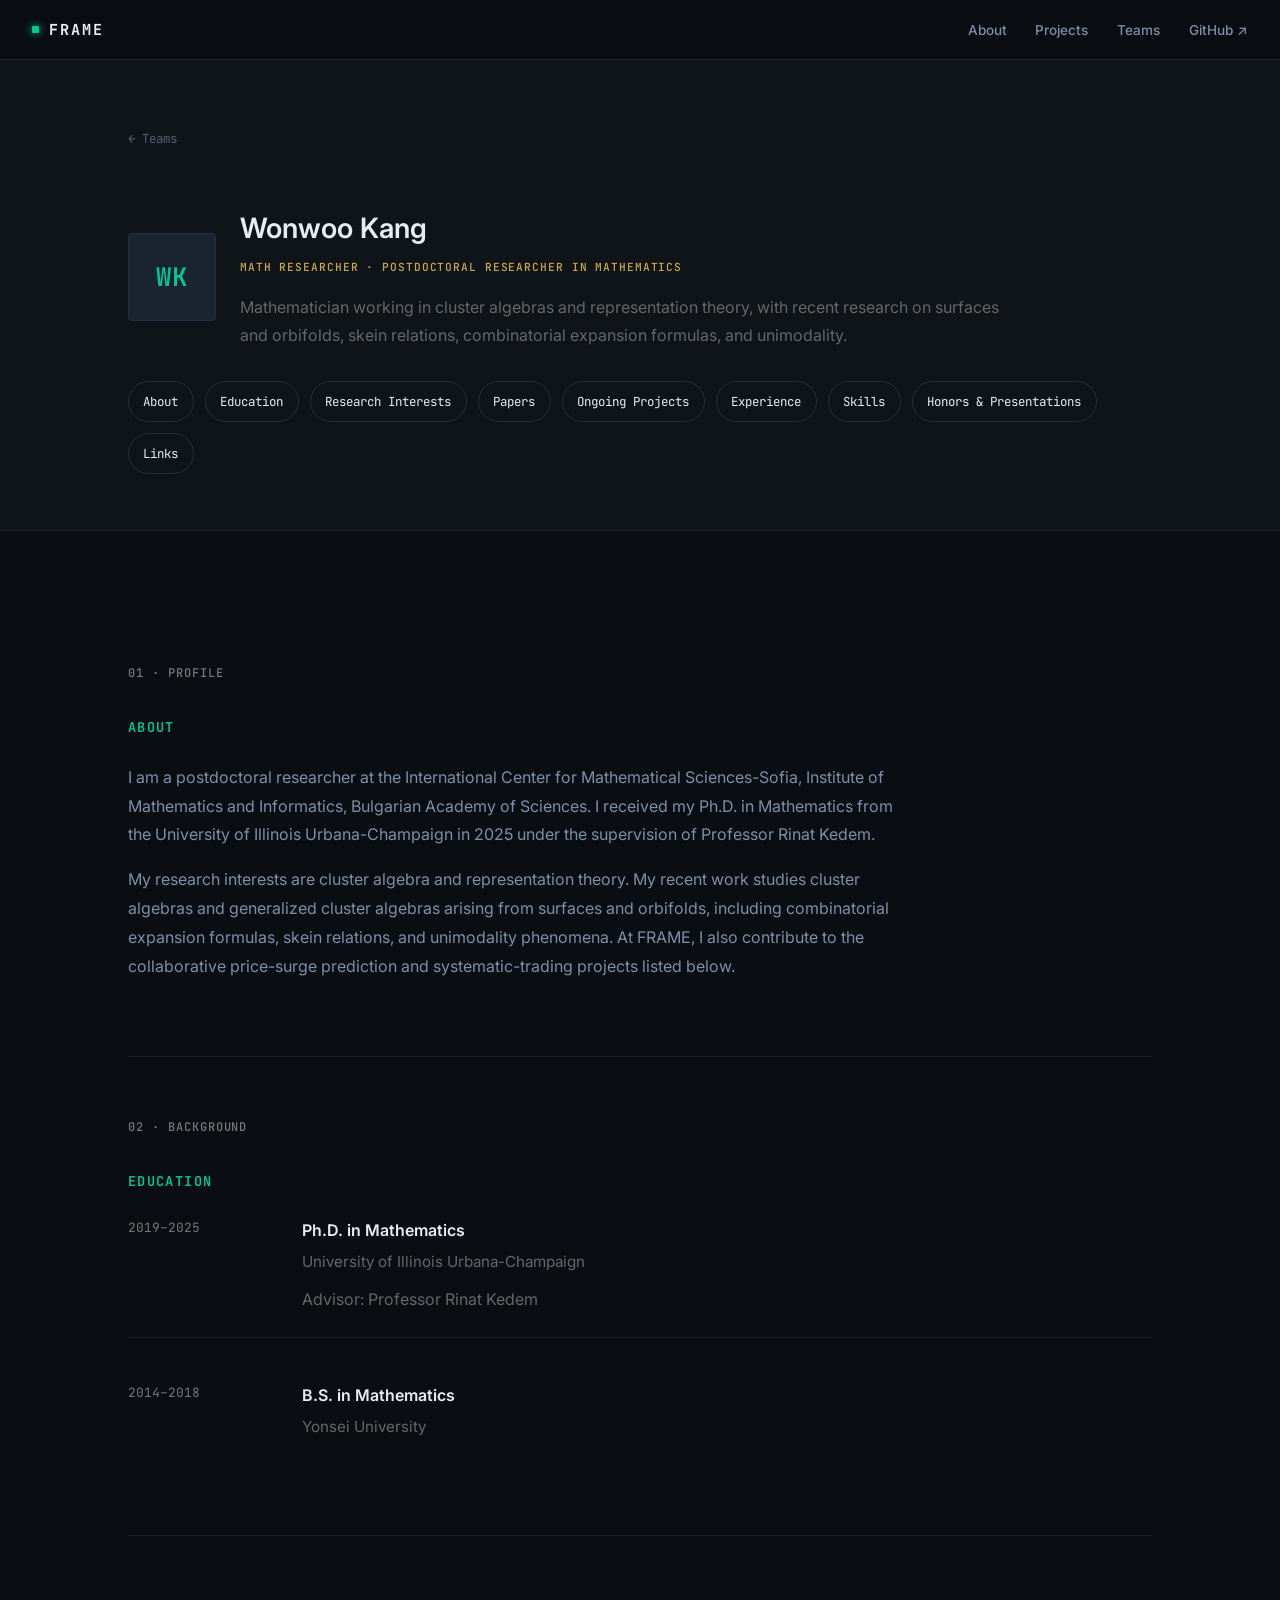
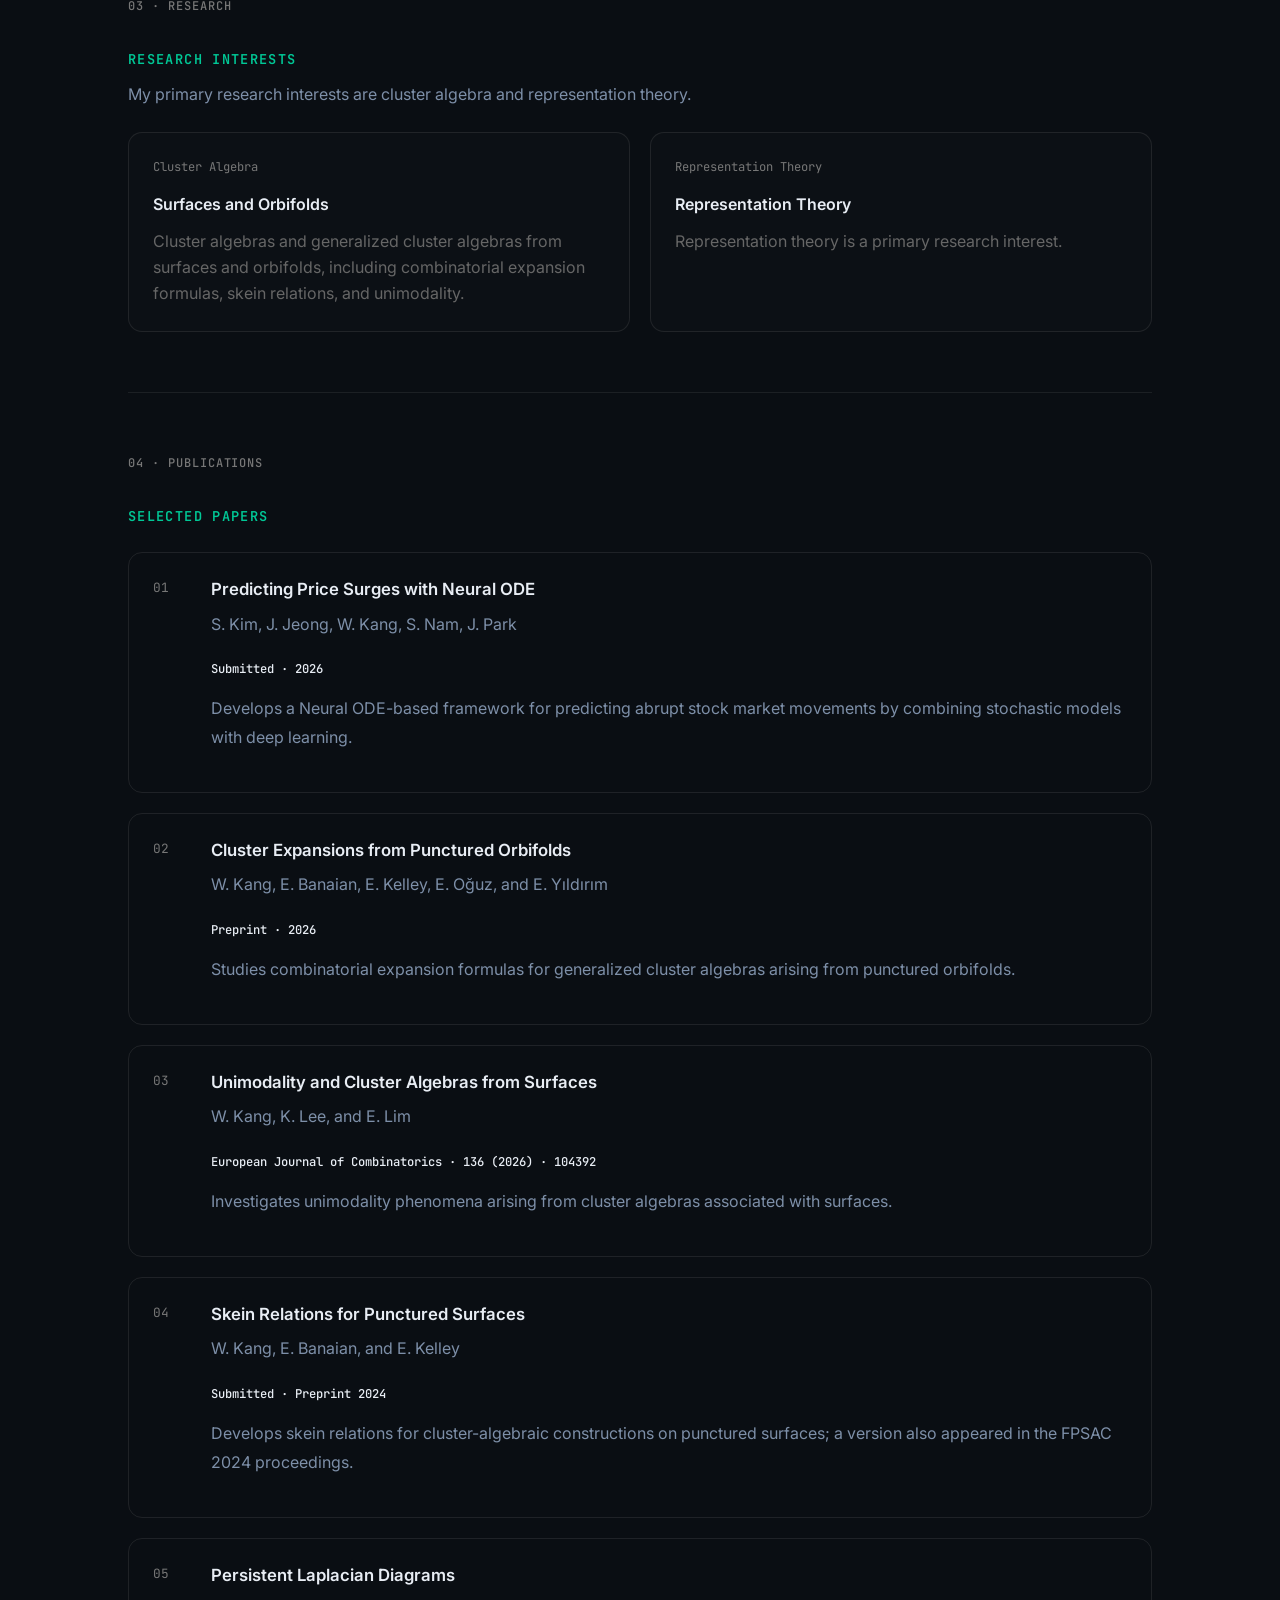
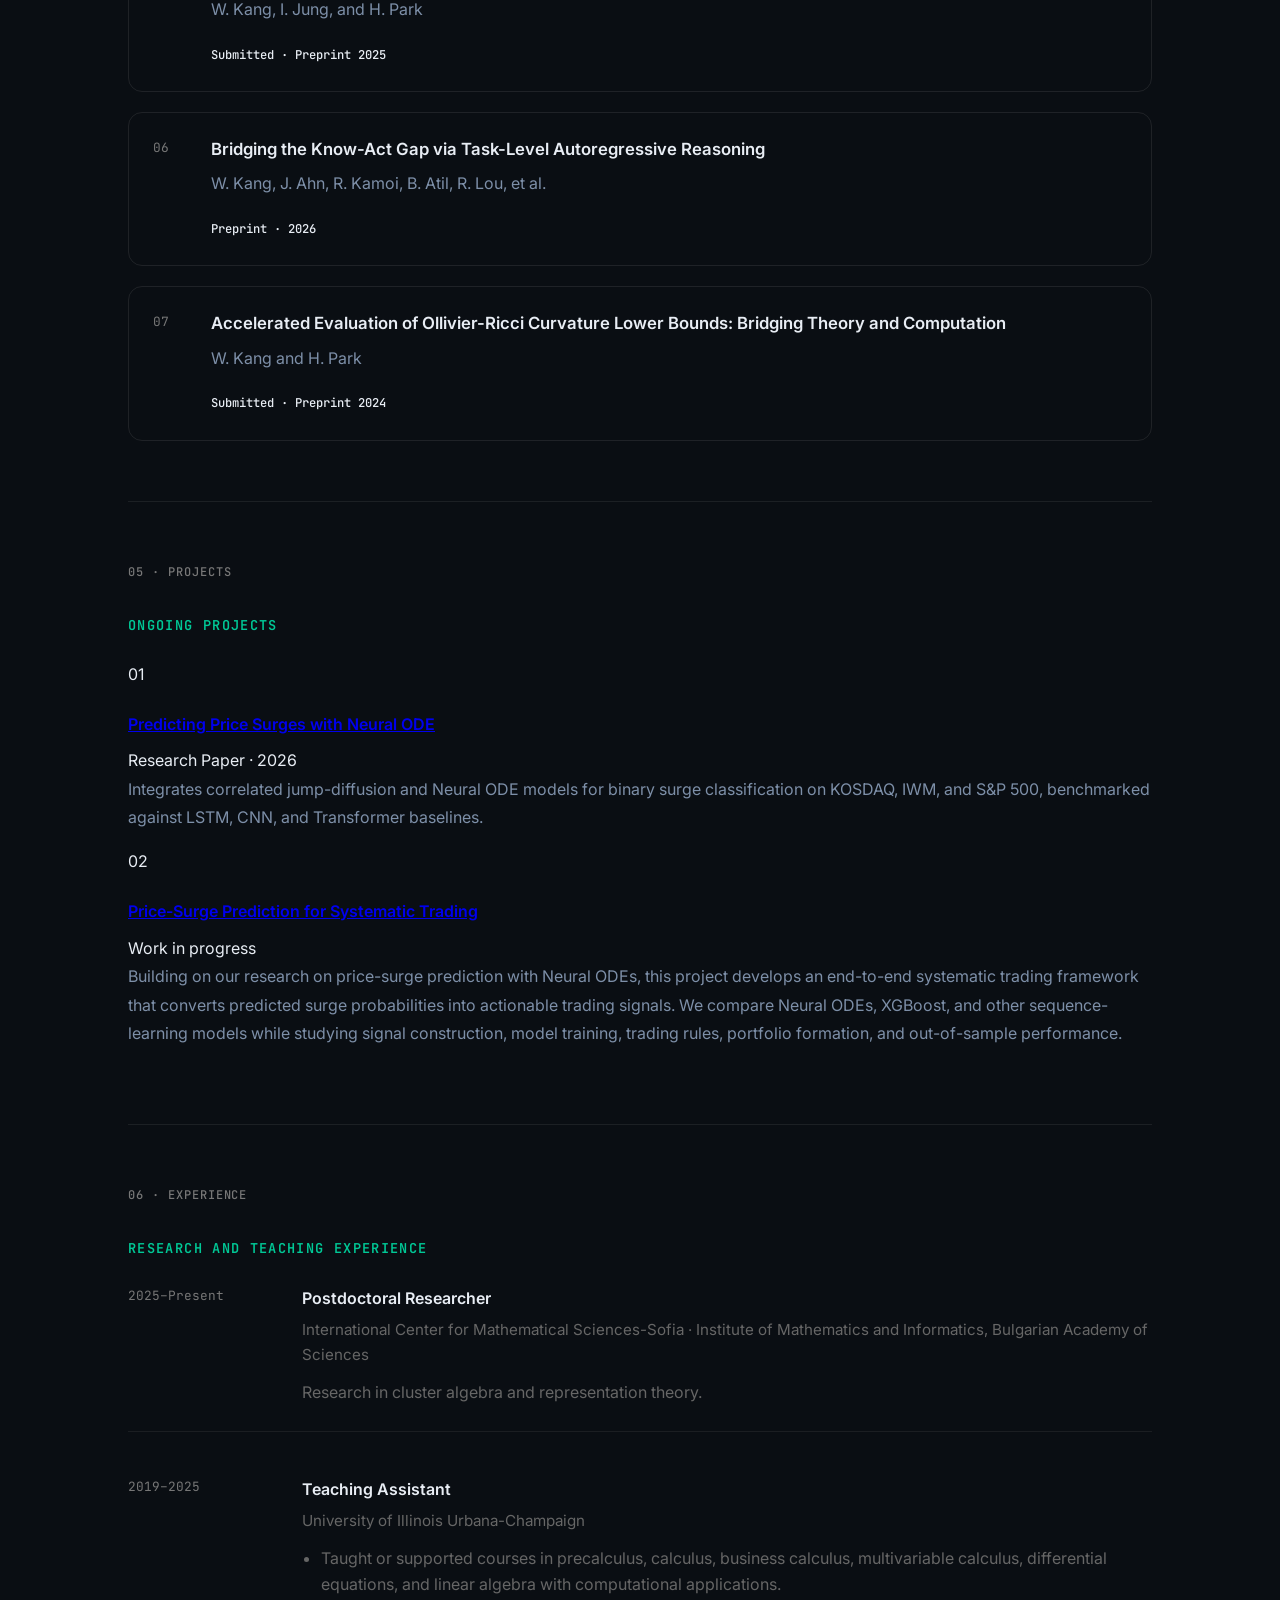
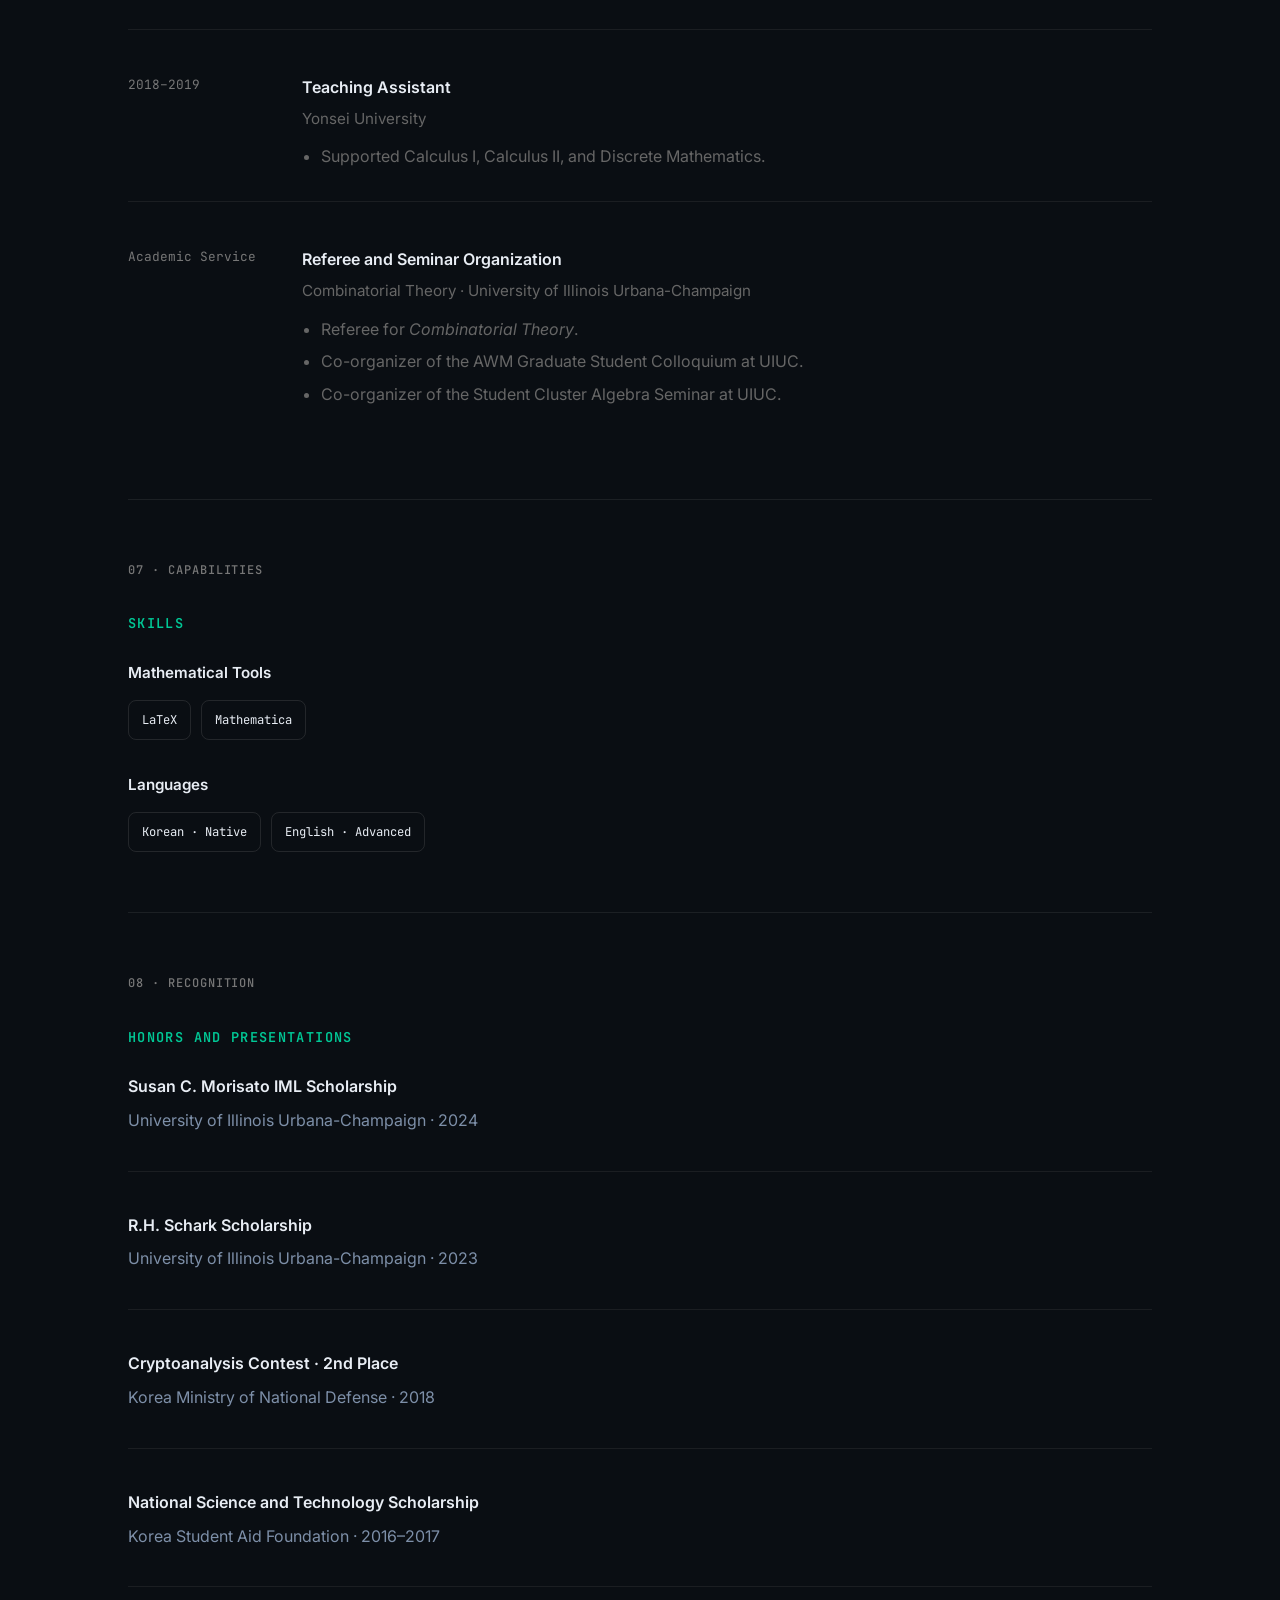
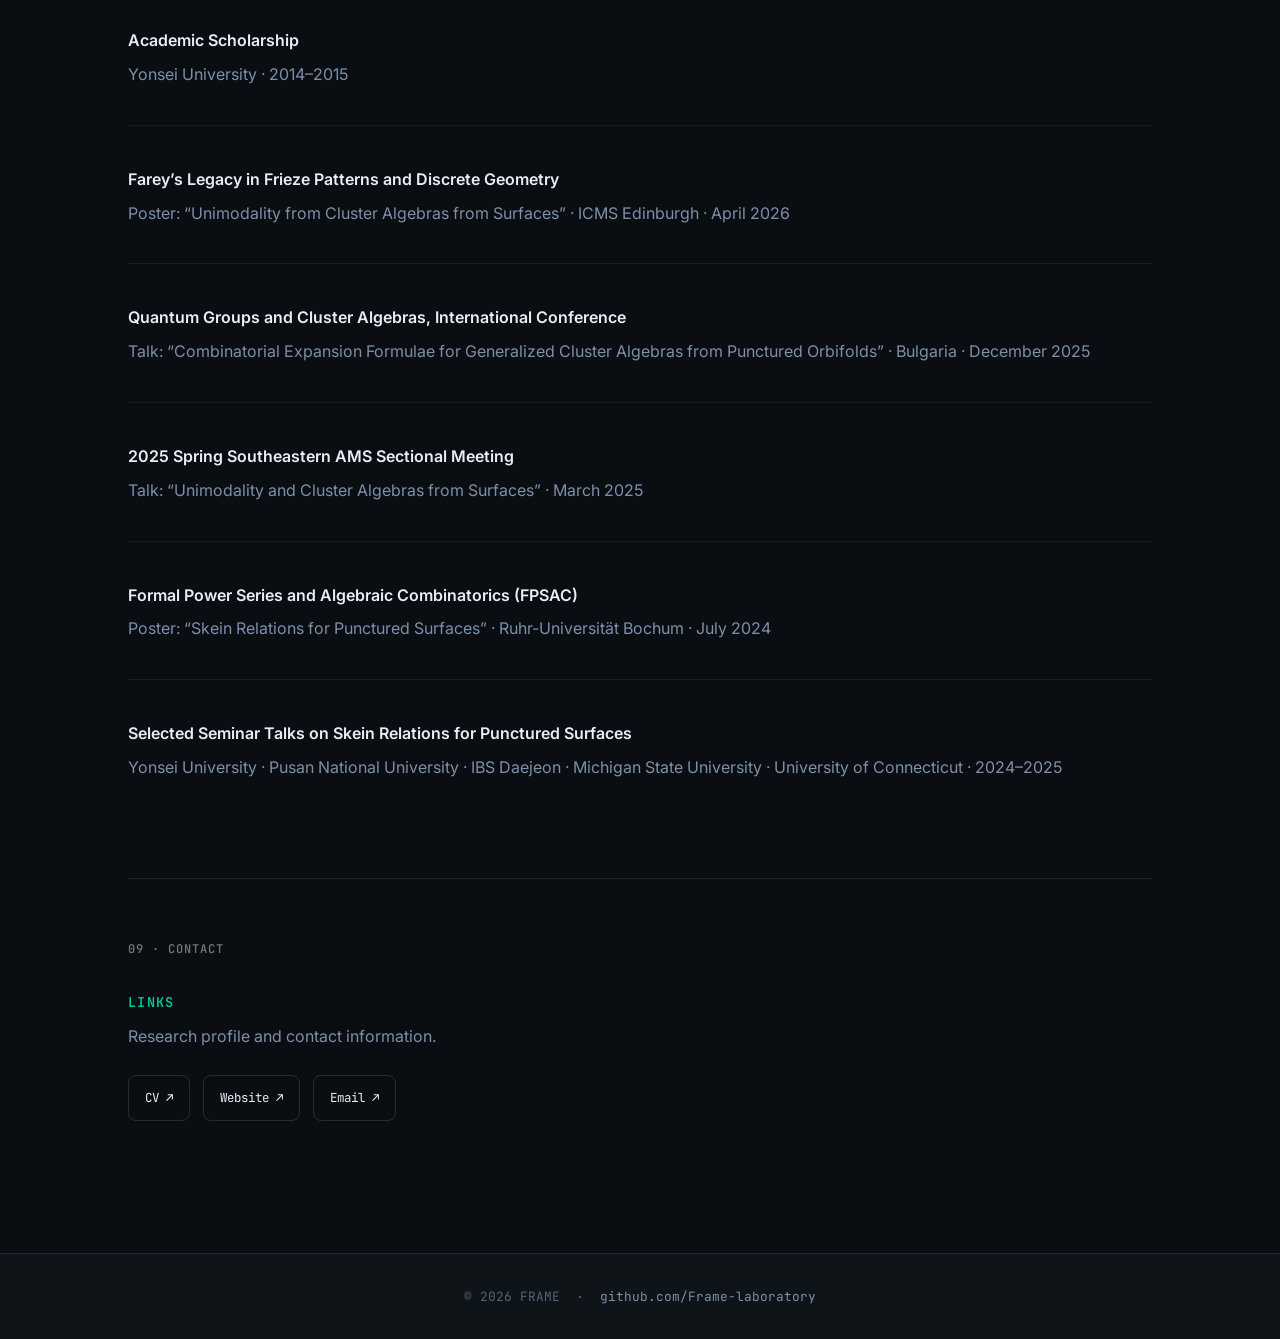
<file: researchers/wonwoo-kang.html>
<!DOCTYPE html>
<html lang="en">
<head>
  <meta charset="UTF-8" />
  <meta
    name="viewport"
    content="width=device-width, initial-scale=1.0"
  />

  <meta
    name="description"
    content="Research profile of Wonwoo Kang, postdoctoral researcher at ICMS-Sofia and Math Researcher at FRAME, working in cluster algebras and representation theory."
  />

  <title>Wonwoo Kang | FRAME</title>

  <link rel="preconnect" href="https://fonts.googleapis.com" />
  <link
    rel="preconnect"
    href="https://fonts.gstatic.com"
    crossorigin
  />

  <link
    href="https://fonts.googleapis.com/css2?family=Inter:wght@300;400;500;600;700&family=JetBrains+Mono:wght@400;500;600;700&display=swap"
    rel="stylesheet"
  />

  <link rel="stylesheet" href="../css/style.css" />

  <style>
    html {
      scroll-behavior: smooth;
    }

    .researcher-hero {
      padding-bottom: 3.5rem;
    }

    .researcher-hero-main {
      display: flex;
      align-items: center;
      gap: 1.5rem;
      margin-top: 2rem;
    }

    .researcher-hero-info h1 {
      margin-bottom: 0.35rem;
    }

    .researcher-tagline {
      max-width: 760px;
      margin-top: 1rem;
      color: var(--text-secondary, #666);
      font-size: 1rem;
      line-height: 1.75;
    }

    .profile-navigation {
      display: flex;
      flex-wrap: wrap;
      gap: 0.7rem;
      margin-top: 2rem;
    }

    .profile-navigation a {
      display: inline-block;
      padding: 0.55rem 0.9rem;
      border: 1px solid rgba(127, 127, 127, 0.25);
      border-radius: 999px;
      color: inherit;
      font-family: "JetBrains Mono", monospace;
      font-size: 0.78rem;
      text-decoration: none;
      transition:
        border-color 0.2s ease,
        transform 0.2s ease,
        background-color 0.2s ease;
    }

    .profile-navigation a:hover {
      border-color: currentColor;
      transform: translateY(-1px);
    }

    .profile-section {
      padding: 3.75rem 0;
      scroll-margin-top: 5rem;
    }

    .profile-section + .profile-section {
      border-top: 1px solid rgba(127, 127, 127, 0.16);
    }

    .section-heading {
      margin-bottom: 1.5rem;
    }

    .section-heading h2 {
      margin-bottom: 0.5rem;
    }

    .section-label {
      display: block;
      margin-bottom: 0.6rem;
      font-family: "JetBrains Mono", monospace;
      font-size: 0.75rem;
      font-weight: 500;
      letter-spacing: 0.08em;
      text-transform: uppercase;
      color: var(--text-secondary, #777);
    }

    .section-introduction {
      max-width: 780px;
      color: var(--text-secondary, #666);
      line-height: 1.75;
    }

    .profile-grid {
      display: grid;
      grid-template-columns: repeat(2, minmax(0, 1fr));
      gap: 1.25rem;
    }

    .profile-card {
      padding: 1.5rem;
      border: 1px solid rgba(127, 127, 127, 0.18);
      border-radius: 14px;
      background: rgba(127, 127, 127, 0.025);
    }

    .profile-card h3 {
      margin-top: 0;
      margin-bottom: 0.6rem;
      font-size: 1rem;
    }

    .profile-card p {
      margin: 0;
      color: var(--text-secondary, #666);
      line-height: 1.65;
    }

    .profile-card-meta {
      display: block;
      margin-bottom: 0.8rem;
      font-family: "JetBrains Mono", monospace;
      font-size: 0.76rem;
      color: var(--text-secondary, #777);
    }

    .education-list,
    .experience-list,
    .publication-list,
    .honors-list {
      display: grid;
      gap: 1.25rem;
    }

    .timeline-item {
      display: grid;
      grid-template-columns: 150px minmax(0, 1fr);
      gap: 1.5rem;
      padding: 1.5rem 0;
      border-bottom: 1px solid rgba(127, 127, 127, 0.14);
    }

    .timeline-item:first-child {
      padding-top: 0;
    }

    .timeline-item:last-child {
      border-bottom: none;
    }

    .timeline-date {
      font-family: "JetBrains Mono", monospace;
      font-size: 0.8rem;
      color: var(--text-secondary, #777);
    }

    .timeline-content h3 {
      margin: 0 0 0.3rem;
      font-size: 1rem;
    }

    .timeline-institution {
      margin-bottom: 0.7rem;
      color: var(--text-secondary, #666);
      font-size: 0.95rem;
    }

    .timeline-content p {
      margin: 0;
      color: var(--text-secondary, #666);
      line-height: 1.7;
    }

    .timeline-content ul {
      margin: 0.8rem 0 0;
      padding-left: 1.2rem;
      color: var(--text-secondary, #666);
    }

    .timeline-content li {
      margin-bottom: 0.45rem;
      line-height: 1.6;
    }

    .publication-item {
      display: grid;
      grid-template-columns: 42px minmax(0, 1fr);
      gap: 1rem;
      padding: 1.5rem;
      border: 1px solid rgba(127, 127, 127, 0.18);
      border-radius: 14px;
    }

    .publication-number {
      font-family: "JetBrains Mono", monospace;
      font-size: 0.8rem;
      color: var(--text-secondary, #777);
    }

    .publication-content h3 {
      margin: 0 0 0.5rem;
      font-size: 1.05rem;
      line-height: 1.45;
    }

    .publication-authors {
      margin: 0 0 0.45rem;
      color: var(--text-secondary, #666);
      font-size: 0.92rem;
      line-height: 1.55;
    }

    .publication-status {
      display: inline-block;
      margin-top: 0.25rem;
      font-family: "JetBrains Mono", monospace;
      font-size: 0.76rem;
      font-weight: 500;
    }

    .publication-description {
      margin-top: 0.8rem;
      color: var(--text-secondary, #666);
      font-size: 0.92rem;
      line-height: 1.65;
    }

    .tag-group {
      margin-bottom: 2rem;
    }

    .tag-group:last-child {
      margin-bottom: 0;
    }

    .tag-group h3 {
      margin-bottom: 0.9rem;
      font-size: 0.95rem;
    }

    .tag-list {
      display: flex;
      flex-wrap: wrap;
      gap: 0.65rem;
    }

    .profile-tag {
      display: inline-block;
      padding: 0.55rem 0.8rem;
      border: 1px solid rgba(127, 127, 127, 0.22);
      border-radius: 8px;
      font-family: "JetBrains Mono", monospace;
      font-size: 0.76rem;
    }

    .honor-item {
      padding: 1.25rem 0;
      border-bottom: 1px solid rgba(127, 127, 127, 0.14);
    }

    .honor-item:first-child {
      padding-top: 0;
    }

    .honor-item:last-child {
      border-bottom: none;
    }

    .honor-item h3 {
      margin: 0 0 0.35rem;
      font-size: 1rem;
    }

    .honor-meta {
      margin: 0;
      color: var(--text-secondary, #666);
      font-size: 0.9rem;
      line-height: 1.6;
    }

    .profile-links {
      display: flex;
      flex-wrap: wrap;
      gap: 0.8rem;
    }

    .profile-link {
      display: inline-flex;
      align-items: center;
      justify-content: center;
      min-height: 44px;
      padding: 0.7rem 1rem;
      border: 1px solid rgba(127, 127, 127, 0.25);
      border-radius: 8px;
      color: inherit;
      font-family: "JetBrains Mono", monospace;
      font-size: 0.78rem;
      text-decoration: none;
      transition:
        transform 0.2s ease,
        border-color 0.2s ease;
    }

    .profile-link:hover {
      border-color: currentColor;
      transform: translateY(-2px);
    }

    @media (max-width: 760px) {
      .researcher-hero-main {
        align-items: flex-start;
      }

      .profile-grid {
        grid-template-columns: 1fr;
      }

      .timeline-item {
        grid-template-columns: 1fr;
        gap: 0.5rem;
      }

      .publication-item {
        grid-template-columns: 1fr;
      }

      .publication-number {
        margin-bottom: -0.4rem;
      }
    }

    @media (max-width: 520px) {
      .researcher-hero-main {
        flex-direction: column;
      }

      .profile-navigation {
        gap: 0.5rem;
      }

      .profile-navigation a {
        padding: 0.5rem 0.7rem;
        font-size: 0.72rem;
      }
    }
  </style>
</head>

<body>

  <nav>
    <a class="nav-brand" href="../index.html">
      <span></span>
      FRAME
    </a>

    <ul>
      <li><a href="../index.html#about">About</a></li>
      <li><a href="../index.html#projects">Projects</a></li>
      <li><a href="../index.html#teams">Teams</a></li>
      <li>
        <a
          href="https://github.com/Frame-laboratory"
          target="_blank"
          rel="noopener noreferrer"
        >
          GitHub ↗
        </a>
      </li>
    </ul>
  </nav>

  <section class="researcher-hero">
    <div class="container">

      <a class="back-link" href="../index.html#teams">
        ← Teams
      </a>

      <div class="researcher-hero-main">
        <div class="member-avatar">WK</div>

        <div class="researcher-hero-info">
          <h1>Wonwoo Kang</h1>

          <div class="member-role">
            Math Researcher · Postdoctoral Researcher in Mathematics
          </div>

          <p class="researcher-tagline">
            Mathematician working in cluster algebras and representation theory,
            with recent research on surfaces and orbifolds, skein relations,
            combinatorial expansion formulas, and unimodality.
          </p>
        </div>
      </div>

      <div class="profile-navigation">
        <a href="#about">About</a>
        <a href="#education">Education</a>
        <a href="#research">Research Interests</a>
        <a href="#publications">Papers</a>
        <a href="#ongoing-projects">Ongoing Projects</a>
        <a href="#experience">Experience</a>
        <a href="#skills">Skills</a>
        <a href="#honors">Honors &amp; Presentations</a>
        <a href="#links">Links</a>
      </div>

    </div>
  </section>

  <main class="project-body">
    <div class="container">

      <section class="profile-section" id="about">
        <div class="section-heading">
          <span class="section-label">01 · Profile</span>
          <h2>About</h2>
        </div>

        <p class="section-introduction">
          I am a postdoctoral researcher at the International Center for Mathematical
          Sciences-Sofia, Institute of Mathematics and Informatics, Bulgarian Academy
          of Sciences. I received my Ph.D. in Mathematics from the University of
          Illinois Urbana-Champaign in 2025 under the supervision of Professor Rinat Kedem.
        </p>

        <p class="section-introduction">
          My research interests are cluster algebra and representation theory. My recent
          work studies cluster algebras and generalized cluster algebras arising from
          surfaces and orbifolds, including combinatorial expansion formulas, skein
          relations, and unimodality phenomena. At FRAME, I also contribute to the
          collaborative price-surge prediction and systematic-trading projects listed below.
        </p>
      </section>

      <section class="profile-section" id="education">
        <div class="section-heading">
          <span class="section-label">02 · Background</span>
          <h2>Education</h2>
        </div>

        <div class="education-list">

          <article class="timeline-item">
            <div class="timeline-date">2019–2025</div>

            <div class="timeline-content">
              <h3>Ph.D. in Mathematics</h3>

              <div class="timeline-institution">
                University of Illinois Urbana-Champaign
              </div>

              <p>Advisor: Professor Rinat Kedem</p>
            </div>
          </article>

          <article class="timeline-item">
            <div class="timeline-date">2014–2018</div>

            <div class="timeline-content">
              <h3>B.S. in Mathematics</h3>

              <div class="timeline-institution">
                Yonsei University
              </div>
            </div>
          </article>

        </div>
      </section>

      <section class="profile-section" id="research">
        <div class="section-heading">
          <span class="section-label">03 · Research</span>
          <h2>Research Interests</h2>

          <p class="section-introduction">
            My primary research interests are cluster algebra and representation theory.
          </p>
        </div>

        <div class="profile-grid">

          <article class="profile-card">
            <span class="profile-card-meta">Cluster Algebra</span>
            <h3>Surfaces and Orbifolds</h3>
            <p>
              Cluster algebras and generalized cluster algebras from surfaces and
              orbifolds, including combinatorial expansion formulas, skein relations,
              and unimodality.
            </p>
          </article>

          <article class="profile-card">
            <span class="profile-card-meta">Representation Theory</span>
            <h3>Representation Theory</h3>
            <p>
              Representation theory is a primary research interest.
            </p>
          </article>

        </div>
      </section>

      <section class="profile-section" id="publications">
        <div class="section-heading">
          <span class="section-label">04 · Publications</span>
          <h2>Selected Papers</h2>
        </div>

        <div class="publication-list">

          <article class="publication-item">
            <div class="publication-number">01</div>

            <div class="publication-content">
              <h3>Predicting Price Surges with Neural ODE</h3>

              <p class="publication-authors">
                S. Kim, J. Jeong, W. Kang, S. Nam, J. Park
              </p>

              <span class="publication-status">
                Submitted · 2026
              </span>

              <p class="publication-description">
                Develops a Neural ODE-based framework for predicting abrupt stock
                market movements by combining stochastic models with deep learning.
              </p>
            </div>
          </article>

          <article class="publication-item">
            <div class="publication-number">02</div>

            <div class="publication-content">
              <h3>Cluster Expansions from Punctured Orbifolds</h3>

              <p class="publication-authors">
                W. Kang, E. Banaian, E. Kelley, E. Oğuz, and E. Yıldırım
              </p>

              <span class="publication-status">
                Preprint · 2026
              </span>

              <p class="publication-description">
                Studies combinatorial expansion formulas for generalized cluster
                algebras arising from punctured orbifolds.
              </p>
            </div>
          </article>

          <article class="publication-item">
            <div class="publication-number">03</div>

            <div class="publication-content">
              <h3>Unimodality and Cluster Algebras from Surfaces</h3>

              <p class="publication-authors">
                W. Kang, K. Lee, and E. Lim
              </p>

              <span class="publication-status">
                European Journal of Combinatorics · 136 (2026) · 104392
              </span>

              <p class="publication-description">
                Investigates unimodality phenomena arising from cluster algebras
                associated with surfaces.
              </p>
            </div>
          </article>

          <article class="publication-item">
            <div class="publication-number">04</div>

            <div class="publication-content">
              <h3>Skein Relations for Punctured Surfaces</h3>

              <p class="publication-authors">
                W. Kang, E. Banaian, and E. Kelley
              </p>

              <span class="publication-status">
                Submitted · Preprint 2024
              </span>

              <p class="publication-description">
                Develops skein relations for cluster-algebraic constructions on
                punctured surfaces; a version also appeared in the FPSAC 2024 proceedings.
              </p>
            </div>
          </article>

          <article class="publication-item">
            <div class="publication-number">05</div>

            <div class="publication-content">
              <h3>Persistent Laplacian Diagrams</h3>

              <p class="publication-authors">
                W. Kang, I. Jung, and H. Park
              </p>

              <span class="publication-status">
                Submitted · Preprint 2025
              </span>
            </div>
          </article>

          <article class="publication-item">
            <div class="publication-number">06</div>

            <div class="publication-content">
              <h3>Bridging the Know-Act Gap via Task-Level Autoregressive Reasoning</h3>

              <p class="publication-authors">
                W. Kang, J. Ahn, R. Kamoi, B. Atil, R. Lou, et al.
              </p>

              <span class="publication-status">
                Preprint · 2026
              </span>
            </div>
          </article>

          <article class="publication-item">
            <div class="publication-number">07</div>

            <div class="publication-content">
              <h3>Accelerated Evaluation of Ollivier-Ricci Curvature Lower Bounds: Bridging Theory and Computation</h3>

              <p class="publication-authors">
                W. Kang and H. Park
              </p>

              <span class="publication-status">
                Submitted · Preprint 2024
              </span>
            </div>
          </article>

        </div>
      </section>

      <section class="profile-section" id="ongoing-projects">
        <div class="section-heading">
          <span class="section-label">05 · Projects</span>
          <h2>Ongoing Projects</h2>
        </div>

        <div class="section-content papers">

          <article class="paper">
            <div class="paper-number">01</div>

            <div>
              <h3>
                <a href="../projects/predicting-price-surges-with-neural-ode.html">
                  Predicting Price Surges with Neural ODE
                </a>
              </h3>

              <span class="paper-status">
                Research Paper · 2026
              </span>

              <p class="paper-description">
                Integrates correlated jump-diffusion and Neural ODE models for
                binary surge classification on KOSDAQ, IWM, and S&amp;P 500,
                benchmarked against LSTM, CNN, and Transformer baselines.
              </p>
            </div>
          </article>

          <article class="paper">
            <div class="paper-number">02</div>

            <div>
              <h3>
                <a href="../projects/ml-trading.html">
                  Price-Surge Prediction for Systematic Trading
                </a>
              </h3>

              <span class="paper-status">
                Work in progress
              </span>

              <p class="paper-description">
                Building on our research on price-surge prediction with Neural ODEs,
                this project develops an end-to-end systematic trading framework that
                converts predicted surge probabilities into actionable trading signals.
                We compare Neural ODEs, XGBoost, and other sequence-learning models while
                studying signal construction, model training, trading rules, portfolio
                formation, and out-of-sample performance.
              </p>
            </div>
          </article>

        </div>
      </section>

      <section class="profile-section" id="experience">
        <div class="section-heading">
          <span class="section-label">06 · Experience</span>
          <h2>Research and Teaching Experience</h2>
        </div>

        <div class="experience-list">

          <article class="timeline-item">
            <div class="timeline-date">2025–Present</div>

            <div class="timeline-content">
              <h3>Postdoctoral Researcher</h3>

              <div class="timeline-institution">
                International Center for Mathematical Sciences-Sofia · Institute of
                Mathematics and Informatics, Bulgarian Academy of Sciences
              </div>

              <p>
                Research in cluster algebra and representation theory.
              </p>
            </div>
          </article>

          <article class="timeline-item">
            <div class="timeline-date">2019–2025</div>

            <div class="timeline-content">
              <h3>Teaching Assistant</h3>

              <div class="timeline-institution">
                University of Illinois Urbana-Champaign
              </div>

              <ul>
                <li>
                  Taught or supported courses in precalculus, calculus, business
                  calculus, multivariable calculus, differential equations, and
                  linear algebra with computational applications.
                </li>
              </ul>
            </div>
          </article>

          <article class="timeline-item">
            <div class="timeline-date">2018–2019</div>

            <div class="timeline-content">
              <h3>Teaching Assistant</h3>

              <div class="timeline-institution">
                Yonsei University
              </div>

              <ul>
                <li>
                  Supported Calculus I, Calculus II, and Discrete Mathematics.
                </li>
              </ul>
            </div>
          </article>

          <article class="timeline-item">
            <div class="timeline-date">Academic Service</div>

            <div class="timeline-content">
              <h3>Referee and Seminar Organization</h3>

              <div class="timeline-institution">
                Combinatorial Theory · University of Illinois Urbana-Champaign
              </div>

              <ul>
                <li>Referee for <em>Combinatorial Theory</em>.</li>
                <li>Co-organizer of the AWM Graduate Student Colloquium at UIUC.</li>
                <li>Co-organizer of the Student Cluster Algebra Seminar at UIUC.</li>
              </ul>
            </div>
          </article>

        </div>
      </section>

      <section class="profile-section" id="skills">
        <div class="section-heading">
          <span class="section-label">07 · Capabilities</span>
          <h2>Skills</h2>
        </div>

        <div class="tag-group">
          <h3>Mathematical Tools</h3>

          <div class="tag-list">
            <span class="profile-tag">LaTeX</span>
            <span class="profile-tag">Mathematica</span>
          </div>
        </div>

        <div class="tag-group">
          <h3>Languages</h3>

          <div class="tag-list">
            <span class="profile-tag">Korean · Native</span>
            <span class="profile-tag">English · Advanced</span>
          </div>
        </div>

      </section>

      <section class="profile-section" id="honors">
        <div class="section-heading">
          <span class="section-label">08 · Recognition</span>
          <h2>Honors and Presentations</h2>
        </div>

        <div class="honors-list">

          <article class="honor-item">
            <h3>Susan C. Morisato IML Scholarship</h3>
            <p class="honor-meta">University of Illinois Urbana-Champaign · 2024</p>
          </article>

          <article class="honor-item">
            <h3>R.H. Schark Scholarship</h3>
            <p class="honor-meta">University of Illinois Urbana-Champaign · 2023</p>
          </article>

          <article class="honor-item">
            <h3>Cryptoanalysis Contest · 2nd Place</h3>
            <p class="honor-meta">Korea Ministry of National Defense · 2018</p>
          </article>

          <article class="honor-item">
            <h3>National Science and Technology Scholarship</h3>
            <p class="honor-meta">Korea Student Aid Foundation · 2016–2017</p>
          </article>

          <article class="honor-item">
            <h3>Academic Scholarship</h3>
            <p class="honor-meta">Yonsei University · 2014–2015</p>
          </article>

          <article class="honor-item">
            <h3>Farey’s Legacy in Frieze Patterns and Discrete Geometry</h3>
            <p class="honor-meta">
              Poster: “Unimodality from Cluster Algebras from Surfaces” · ICMS Edinburgh · April 2026
            </p>
          </article>

          <article class="honor-item">
            <h3>Quantum Groups and Cluster Algebras, International Conference</h3>
            <p class="honor-meta">
              Talk: “Combinatorial Expansion Formulae for Generalized Cluster Algebras from Punctured Orbifolds” · Bulgaria · December 2025
            </p>
          </article>

          <article class="honor-item">
            <h3>2025 Spring Southeastern AMS Sectional Meeting</h3>
            <p class="honor-meta">
              Talk: “Unimodality and Cluster Algebras from Surfaces” · March 2025
            </p>
          </article>

          <article class="honor-item">
            <h3>Formal Power Series and Algebraic Combinatorics (FPSAC)</h3>
            <p class="honor-meta">
              Poster: “Skein Relations for Punctured Surfaces” · Ruhr-Universität Bochum · July 2024
            </p>
          </article>

          <article class="honor-item">
            <h3>Selected Seminar Talks on Skein Relations for Punctured Surfaces</h3>
            <p class="honor-meta">
              Yonsei University · Pusan National University · IBS Daejeon · Michigan State University · University of Connecticut · 2024–2025
            </p>
          </article>

        </div>
      </section>

      <section class="profile-section" id="links">
        <div class="section-heading">
          <span class="section-label">09 · Contact</span>
          <h2>Links</h2>

          <p class="section-introduction">
            Research profile and contact information.
          </p>
        </div>

        <div class="profile-links">

          <a
            class="profile-link"
            href="../assets/Wonwoo_Kang_CV.pdf"
            target="_blank"
            rel="noopener noreferrer"
          >
            CV ↗
          </a>

          <a
            class="profile-link"
            href="https://sites.google.com/view/wonwookang/home"
            target="_blank"
            rel="noopener noreferrer"
          >
            Website ↗
          </a>

          <a
            class="profile-link"
            href="mailto:wonk@math.bas.bg"
          >
            Email ↗
          </a>

        </div>
      </section>

    </div>
  </main>

  <footer>
    <p>
      © 2026 FRAME &nbsp;·&nbsp;

      <a
        href="https://github.com/Frame-laboratory"
        target="_blank"
        rel="noopener noreferrer"
      >
        github.com/Frame-laboratory
      </a>
    </p>
  </footer>

</body>
</html>
</file>
<file: css/style.css>
/* ── Reset & Base ── */
*, *::before, *::after { box-sizing: border-box; margin: 0; padding: 0; }
html { scroll-behavior: smooth; }
body {
  font-family: 'Inter', system-ui, sans-serif;
  background: var(--bg-primary);
  color: var(--text-primary);
  line-height: 1.7;
  -webkit-font-smoothing: antialiased;
}

/* ── Quant palette ── */
:root {
  --bg-primary:    #0a0e13;
  --bg-secondary:  #0f1419;
  --bg-card:       #141b24;
  --bg-elevated:   #1a2330;
  --border:        #243044;
  --border-subtle: #1c2636;
  --text-primary:  #e8edf4;
  --text-muted:    #7d8fa8;
  --text-dim:      #556275;
  --accent:        #00c896;
  --accent-hover:  #00e0a8;
  --accent-dim:    rgba(0, 200, 150, 0.1);
  --accent-border: rgba(0, 200, 150, 0.35);
  --gold:          #c9a84c;
  --gold-dim:      rgba(201, 168, 76, 0.12);
  --review:        #8b9cf6;
  --review-dim:    rgba(139, 156, 246, 0.12);
  --upcoming:      #e8a838;
  --upcoming-dim:  rgba(232, 168, 56, 0.12);
  --container-max: 72rem;
  --content-narrow: clamp(18rem, 88vw, 44rem);
  --content-medium: clamp(20rem, 90vw, 52rem);
  --content-wide: clamp(20rem, 92vw, 64rem);
  --section-x: clamp(1.25rem, 4vw, 2rem);
  --section-y: clamp(2.75rem, 6vw, 4.5rem);
  --text-base: clamp(0.9rem, 0.35vw + 0.82rem, 1rem);
  --text-lg: clamp(1.25rem, 1vw + 1rem, 1.5rem);
  --mono: 'JetBrains Mono', 'SF Mono', ui-monospace, monospace;
}

/* ── Nav ── */
nav {
  position: sticky;
  top: 0;
  z-index: 100;
  background: rgba(10, 14, 19, 0.92);
  backdrop-filter: blur(12px);
  border-bottom: 1px solid var(--border-subtle);
  padding: 0 var(--section-x);
  display: flex;
  align-items: center;
  justify-content: space-between;
  height: 60px;
}
.nav-brand {
  color: var(--text-primary);
  font-weight: 700;
  font-size: .95rem;
  letter-spacing: .12em;
  text-decoration: none;
  display: flex;
  align-items: center;
  gap: .65rem;
  font-family: var(--mono);
}
.nav-brand span {
  display: inline-block;
  width: 7px; height: 7px;
  border-radius: 1px;
  background: var(--accent);
  box-shadow: 0 0 8px var(--accent);
}
nav ul {
  list-style: none;
  display: flex;
  gap: 1.8rem;
}
nav ul a {
  color: var(--text-muted);
  text-decoration: none;
  font-size: .85rem;
  font-weight: 500;
  transition: color .2s;
}
nav ul a:hover { color: var(--accent); }

/* ── Hero ── */
.hero {
  background: var(--bg-secondary);
  background-image:
    linear-gradient(rgba(0, 200, 150, 0.03) 1px, transparent 1px),
    linear-gradient(90deg, rgba(0, 200, 150, 0.03) 1px, transparent 1px);
  background-size: 48px 48px;
  border-bottom: 1px solid var(--border-subtle);
  color: var(--text-primary);
  padding: clamp(3rem, 8vw, 5rem) var(--section-x) clamp(2.5rem, 6vw, 4rem);
  text-align: center;
  position: relative;
  overflow: hidden;
}
.hero::before {
  content: '';
  position: absolute;
  top: -40%;
  left: 50%;
  transform: translateX(-50%);
  width: 80%;
  height: 80%;
  background: radial-gradient(ellipse, rgba(0, 200, 150, 0.08) 0%, transparent 70%);
  pointer-events: none;
}
.hero > * { position: relative; }
.hero-label {
  display: inline-block;
  font-family: var(--mono);
  background: var(--accent-dim);
  border: 1px solid var(--accent-border);
  color: var(--accent);
  font-size: .72rem;
  font-weight: 500;
  letter-spacing: .14em;
  text-transform: uppercase;
  padding: .35rem .9rem;
  border-radius: 2px;
  margin-bottom: 1.4rem;
}
.hero h1 {
  font-family: var(--mono);
  font-size: clamp(2rem, 5vw, 3.2rem);
  font-weight: 700;
  line-height: 1.2;
  max-width: var(--content-medium);
  margin: 0 auto 1rem;
  color: var(--text-primary);
  letter-spacing: .06em;
}
.hero-acronym {
  font-size: clamp(0.82rem, 0.4vw + 0.75rem, 0.95rem);
  color: var(--text-muted);
  max-width: var(--content-medium);
  margin: 0 auto 1rem;
  line-height: 1.5;
}
.hero-sub {
  font-size: clamp(0.95rem, 0.5vw + 0.85rem, 1.05rem);
  color: var(--text-dim);
  max-width: var(--content-narrow);
  margin: 0 auto 2rem;
}
.btn-group { display: flex; gap: .8rem; justify-content: center; flex-wrap: wrap; }
.btn {
  display: inline-flex;
  align-items: center;
  gap: .5rem;
  padding: .65rem 1.5rem;
  border-radius: 2px;
  font-size: .85rem;
  font-weight: 600;
  text-decoration: none;
  transition: all .2s;
  font-family: var(--mono);
  letter-spacing: .02em;
}
.btn-primary {
  background: var(--accent);
  color: #0a0e13;
}
.btn-primary:hover { background: var(--accent-hover); }
.btn-outline {
  border: 1px solid var(--border);
  color: var(--text-muted);
  background: transparent;
}
.btn-outline:hover {
  border-color: var(--accent);
  color: var(--accent);
  background: var(--accent-dim);
}

/* ── Sections ── */
section { padding: var(--section-y) var(--section-x); }
.container {
  width: min(100%, var(--container-max));
  max-width: var(--container-max);
  margin: 0 auto;
}
.section-title {
  font-size: var(--text-lg);
  font-weight: 700;
  color: var(--text-primary);
  margin-bottom: .5rem;
  font-family: var(--mono);
  letter-spacing: .04em;
}
.section-subtitle {
  font-size: var(--text-base);
  color: var(--text-muted);
  margin-bottom: .5rem;
  max-width: var(--content-narrow);
}
.section-divider {
  width: 32px; height: 2px;
  background: var(--accent);
  margin-bottom: 2rem;
}

/* ── Projects ── */
#projects { background: var(--bg-secondary); }
.projects-grid {
  display: grid;
  grid-template-columns: repeat(auto-fit, minmax(min(100%, 18.75rem), 1fr));
  gap: 1.4rem;
}
.project-card {
  background: var(--bg-card);
  border: 1px solid var(--border);
  border-radius: 4px;
  padding: 1.8rem 2rem;
  display: flex;
  flex-direction: column;
  text-decoration: none;
  color: inherit;
  transition: border-color .2s, transform .2s, box-shadow .2s;
  cursor: pointer;
}
.project-card:hover {
  border-color: var(--accent-border);
  transform: translateY(-2px);
  box-shadow: 0 8px 32px rgba(0, 0, 0, 0.4);
}
.project-header {
  display: flex;
  align-items: flex-start;
  justify-content: space-between;
  gap: .8rem;
  margin-bottom: .6rem;
}
.project-card h3 {
  font-size: 1.05rem;
  font-weight: 600;
  color: var(--text-primary);
  line-height: 1.4;
}
.project-type {
  font-family: var(--mono);
  font-size: .75rem;
  color: var(--accent);
  font-weight: 500;
  letter-spacing: .06em;
  text-transform: uppercase;
  margin-bottom: .9rem;
}
.project-desc {
  font-size: var(--text-base);
  color: var(--text-muted);
  line-height: 1.75;
  flex: 1;
}
.project-tags {
  display: flex;
  flex-wrap: wrap;
  gap: .4rem;
  margin-top: 1.1rem;
}
.project-tag {
  font-family: var(--mono);
  font-size: .68rem;
  font-weight: 500;
  color: var(--text-dim);
  background: var(--bg-elevated);
  border: 1px solid var(--border-subtle);
  padding: .18rem .5rem;
  border-radius: 2px;
}
.project-cta {
  display: inline-flex;
  align-items: center;
  gap: .4rem;
  margin-top: 1.3rem;
  font-family: var(--mono);
  font-size: .78rem;
  font-weight: 500;
  color: var(--accent);
  letter-spacing: .02em;
}
.project-card:hover .project-cta { color: var(--accent-hover); }

/* ── Project detail page ── */
.project-hero {
  background: var(--bg-secondary);
  border-bottom: 1px solid var(--border-subtle);
  padding: clamp(2.5rem, 6vw, 4rem) var(--section-x);
}
.project-hero .container { max-width: var(--content-wide); }
.back-link {
  display: inline-flex;
  align-items: center;
  gap: .4rem;
  font-family: var(--mono);
  font-size: .78rem;
  color: var(--text-dim);
  text-decoration: none;
  margin-bottom: 1.5rem;
  transition: color .2s;
}
.back-link:hover { color: var(--accent); }
.project-hero h1 {
  font-size: clamp(1.4rem, 3vw, 2rem);
  font-weight: 600;
  color: var(--text-primary);
  line-height: 1.35;
  margin-bottom: .8rem;
  max-width: 48rem;
}
.project-body {
  background: var(--bg-primary);
  padding: var(--section-y) var(--section-x);
}
.project-body .container { max-width: var(--content-wide); }
.project-body h2 {
  font-family: var(--mono);
  font-size: .85rem;
  font-weight: 600;
  letter-spacing: .1em;
  text-transform: uppercase;
  color: var(--accent);
  margin: 2rem 0 .8rem;
}
.project-body h2:first-child { margin-top: 0; }
.project-body p {
  font-size: var(--text-base);
  color: var(--text-muted);
  line-height: 1.8;
  margin-bottom: 1rem;
}
.project-body ul {
  margin: 0 0 1rem 1.2rem;
  color: var(--text-muted);
  font-size: var(--text-base);
  line-height: 1.8;
}
.project-body li { margin-bottom: .3rem; }
.project-links {
  display: flex;
  gap: .7rem;
  margin-top: 1.4rem;
  flex-wrap: wrap;
}
.project-link {
  display: inline-flex;
  align-items: center;
  gap: .4rem;
  padding: .45rem 1rem;
  background: var(--bg-elevated);
  border: 1px solid var(--border);
  border-radius: 2px;
  font-family: var(--mono);
  font-size: .78rem;
  font-weight: 500;
  color: var(--text-muted);
  text-decoration: none;
  transition: all .2s;
}
.project-link:hover {
  border-color: var(--accent-border);
  color: var(--accent);
  background: var(--accent-dim);
}
.project-link.disabled {
  opacity: .4;
  pointer-events: none;
  cursor: default;
}

.project-body h3 {
  font-size: 1rem;
  font-weight: 600;
  color: var(--text-primary);
  margin: 1.4rem 0 .6rem;
}
.project-meta-grid {
  display: grid;
  grid-template-columns: repeat(auto-fit, minmax(10rem, 1fr));
  gap: .8rem;
  margin: 1.2rem 0 1.6rem;
}
.project-meta-item {
  background: var(--bg-card);
  border: 1px solid var(--border);
  border-radius: 4px;
  padding: .9rem 1rem;
}
.project-meta-item dt {
  font-family: var(--mono);
  font-size: .68rem;
  font-weight: 500;
  letter-spacing: .08em;
  text-transform: uppercase;
  color: var(--text-dim);
  margin-bottom: .25rem;
}
.project-meta-item dd {
  font-size: .9rem;
  color: var(--text-primary);
  font-weight: 500;
}
.project-callout {
  background: var(--bg-card);
  border: 1px solid var(--border);
  border-left: 3px solid var(--accent);
  border-radius: 4px;
  padding: 1rem 1.2rem;
  margin: 1.2rem 0;
}
.project-callout p {
  margin: 0;
  color: var(--text-muted);
  font-size: .92rem;
}
.project-body code {
  font-family: var(--mono);
  font-size: .82em;
  color: var(--accent);
  background: var(--bg-elevated);
  padding: .1rem .35rem;
  border-radius: 2px;
}
.project-figures {
  display: grid;
  gap: 1.4rem;
  margin: 1.2rem 0 1.6rem;
}
.project-figure {
  background: var(--bg-card);
  border: 1px solid var(--border);
  border-radius: 4px;
  padding: 1rem;
  overflow: hidden;
}
.project-figure img {
  display: block;
  width: 100%;
  height: auto;
  border-radius: 2px;
}
.project-figure figcaption {
  margin-top: .75rem;
  font-size: .82rem;
  color: var(--text-dim);
  line-height: 1.5;
}

/* ── Teams ── */
#teams { background: var(--bg-primary); }
.team-grid {
  display: grid;
  grid-template-columns: repeat(auto-fit, minmax(min(100%, 11rem), 1fr));
  gap: clamp(1rem, 2.5vw, 1.4rem);
  max-width: var(--content-medium);
  margin: 0 auto;
}
.member-card {
  background: var(--bg-card);
  border: 1px solid var(--border);
  border-radius: 4px;
  padding: 1.6rem 1.4rem;
  text-align: center;
  transition: border-color .2s, transform .2s;
  text-decoration: none;
  color: inherit;
  display: block;
}
.member-card:hover {
  border-color: var(--accent-border);
  transform: translateY(-2px);
}
.member-cta {
  display: inline-block;
  margin-top: .9rem;
  font-family: var(--mono);
  font-size: .72rem;
  font-weight: 500;
  color: var(--accent);
  letter-spacing: .02em;
}
.member-card:hover .member-cta { color: var(--accent-hover); }
.researcher-hero {
  background: var(--bg-secondary);
  border-bottom: 1px solid var(--border-subtle);
  padding: clamp(2.5rem, 6vw, 4rem) var(--section-x);
}
.researcher-hero .container {
  max-width: var(--content-wide);
}
.researcher-hero-main {
  display: flex;
  align-items: center;
  gap: 1.6rem;
  flex-wrap: wrap;
  margin-top: 1rem;
}
.researcher-hero .member-avatar {
  width: 88px; height: 88px;
  font-size: 1.6rem;
  margin: 0;
  flex-shrink: 0;
}
.researcher-hero-info h1 {
  font-size: clamp(1.3rem, 3vw, 1.75rem);
  font-weight: 600;
  color: var(--text-primary);
  margin-bottom: .35rem;
}
.researcher-hero-info .member-role {
  margin-bottom: 0;
}
.member-avatar {
  width: 68px; height: 68px;
  border-radius: 4px;
  background: var(--bg-elevated);
  border: 1px solid var(--border);
  display: flex;
  align-items: center;
  justify-content: center;
  margin: 0 auto 1rem;
  font-family: var(--mono);
  font-size: 1.2rem;
  font-weight: 600;
  color: var(--accent);
  letter-spacing: .02em;
}
.member-card h4 {
  font-size: .95rem;
  font-weight: 600;
  color: var(--text-primary);
  margin-bottom: .25rem;
}
.member-role {
  font-family: var(--mono);
  font-size: .7rem;
  font-weight: 500;
  color: var(--gold);
  text-transform: uppercase;
  letter-spacing: .08em;
  margin-bottom: .5rem;
}
.member-links {
  display: flex;
  justify-content: center;
  gap: .6rem;
  margin-top: .6rem;
}
.member-link {
  width: 30px; height: 30px;
  border-radius: 2px;
  background: var(--bg-elevated);
  border: 1px solid var(--border);
  display: flex;
  align-items: center;
  justify-content: center;
  text-decoration: none;
  color: var(--text-dim);
  font-size: .8rem;
  transition: all .2s;
}
.member-link:hover {
  background: var(--accent-dim);
  color: var(--accent);
  border-color: var(--accent-border);
}

/* ── About (homepage band only; profile pages reuse #about without banding) ── */
section#about:not(.profile-section) {
  background: var(--bg-secondary);
  border-top: 1px solid var(--border-subtle);
}
.about-content { max-width: var(--content-wide); }
.about-text {
  font-size: var(--text-base);
  color: var(--text-muted);
  line-height: 1.8;
}
.about-text strong { color: var(--text-primary); }
.about-text + .about-text { margin-top: 1rem; }

/* ── Footer ── */
footer {
  background: var(--bg-secondary);
  border-top: 1px solid var(--border-subtle);
  color: var(--text-dim);
  text-align: center;
  padding: 2rem;
  font-size: .8rem;
  font-family: var(--mono);
}
footer a { color: var(--text-muted); text-decoration: none; }
footer a:hover { color: var(--accent); }

/* ── SVG Icons ── */
.icon { width: 16px; height: 16px; vertical-align: middle; fill: currentColor; }

@media (min-width: 900px) {
  :root {
    --content-narrow: clamp(28rem, 55vw, 44rem);
    --content-wide: clamp(36rem, 80vw, 64rem);
  }
}

@media (max-width: 600px) {
  nav ul { gap: 1rem; font-size: .82rem; }
  .team-grid { grid-template-columns: repeat(2, 1fr); }
  .project-header { flex-direction: column; align-items: flex-start; }
}

@media (max-width: 400px) {
  .team-grid { grid-template-columns: 1fr; }
  nav ul a { font-size: .78rem; }
}

.results-heading {
  margin-top: 3rem;
  margin-bottom: 1rem;
}

.table-scroll {
  width: 100%;
  margin: 1.25rem 0 3rem;
  overflow-x: auto;
  border: 1px solid var(--border-color, #2d3340);
  border-radius: 10px;
  background: var(--surface-color, #11151c);
}

.research-table {
  width: 100%;
  min-width: 700px;
  border-collapse: collapse;
  font-family: "JetBrains Mono", monospace;
  font-size: 0.82rem;
  font-variant-numeric: tabular-nums;
}

.research-table-wide {
  min-width: 960px;
}

.research-table caption {
  padding: 1rem 1.25rem;
  color: var(--text-primary);
  font-family: "Inter", sans-serif;
  font-size: 0.95rem;
  font-weight: 600;
  text-align: left;
  caption-side: top;
  border-bottom: 1px solid var(--border-color, #2d3340);
}

.research-table th,
.research-table td {
  padding: 0.7rem 0.85rem;
  text-align: center;
  vertical-align: middle;
  border-bottom: 1px solid var(--border-color, #2d3340);
}

.research-table th {
  color: var(--text-primary);
  font-weight: 600;
  background: rgba(255, 255, 255, 0.035);
}

.research-table td {
  color: var(--text-secondary);
}

.research-table th:first-child,
.research-table td:first-child,
.research-table-wide th:nth-child(5),
.research-table-wide td:nth-child(5) {
  text-align: left;
}

.dataset-heading th {
  padding: 0.9rem;
  color: var(--accent-color, #72e6c1);
  font-family: "Inter", sans-serif;
  font-size: 1rem;
  letter-spacing: 0.04em;
  text-align: center !important;
  background: rgba(114, 230, 193, 0.08);
}

.model-family-heading th {
  font-family: "Inter", sans-serif;
  font-style: italic;
  font-weight: 500;
  text-align: center !important;
}

.model-family-heading th:first-child {
  border-right: 1px solid var(--border-color, #2d3340);
}

.model-group {
  color: var(--text-primary) !important;
  font-weight: 700;
}

.model-variant {
  padding-left: 1.5rem !important;
  color: var(--text-secondary);
}

.standard-error {
  display: block;
  margin-top: 0.2rem;
  color: var(--text-muted, #858d9a);
  font-size: 0.7rem;
  font-weight: 400;
}

.inline-error {
  color: var(--text-muted, #858d9a);
  font-size: 0.72rem;
  white-space: nowrap;
}

.best-model,
.best-result {
  background: rgba(114, 230, 193, 0.08);
}

.best-result,
.best-stochastic {
  color: var(--accent-color, #72e6c1) !important;
  font-weight: 700;
}

.node-row {
  background: rgba(114, 230, 193, 0.055);
}

.dataset-divider > th,
.dataset-divider > td {
  border-top: 2px solid var(--border-color, #2d3340);
}

.empty-cell {
  background: rgba(255, 255, 255, 0.012);
}

.research-table tbody tr:hover {
  background: rgba(255, 255, 255, 0.035);
}

.research-table tbody tr:last-child th,
.research-table tbody tr:last-child td {
  border-bottom: 0;
}

@media (max-width: 768px) {
  .table-scroll {
    margin-right: calc(-1 * var(--container-padding, 1rem));
  }

  .research-table th,
  .research-table td {
    padding: 0.6rem 0.7rem;
  }
}

.research-table .node-row td:first-child {
  text-align: center;
}
</file>
